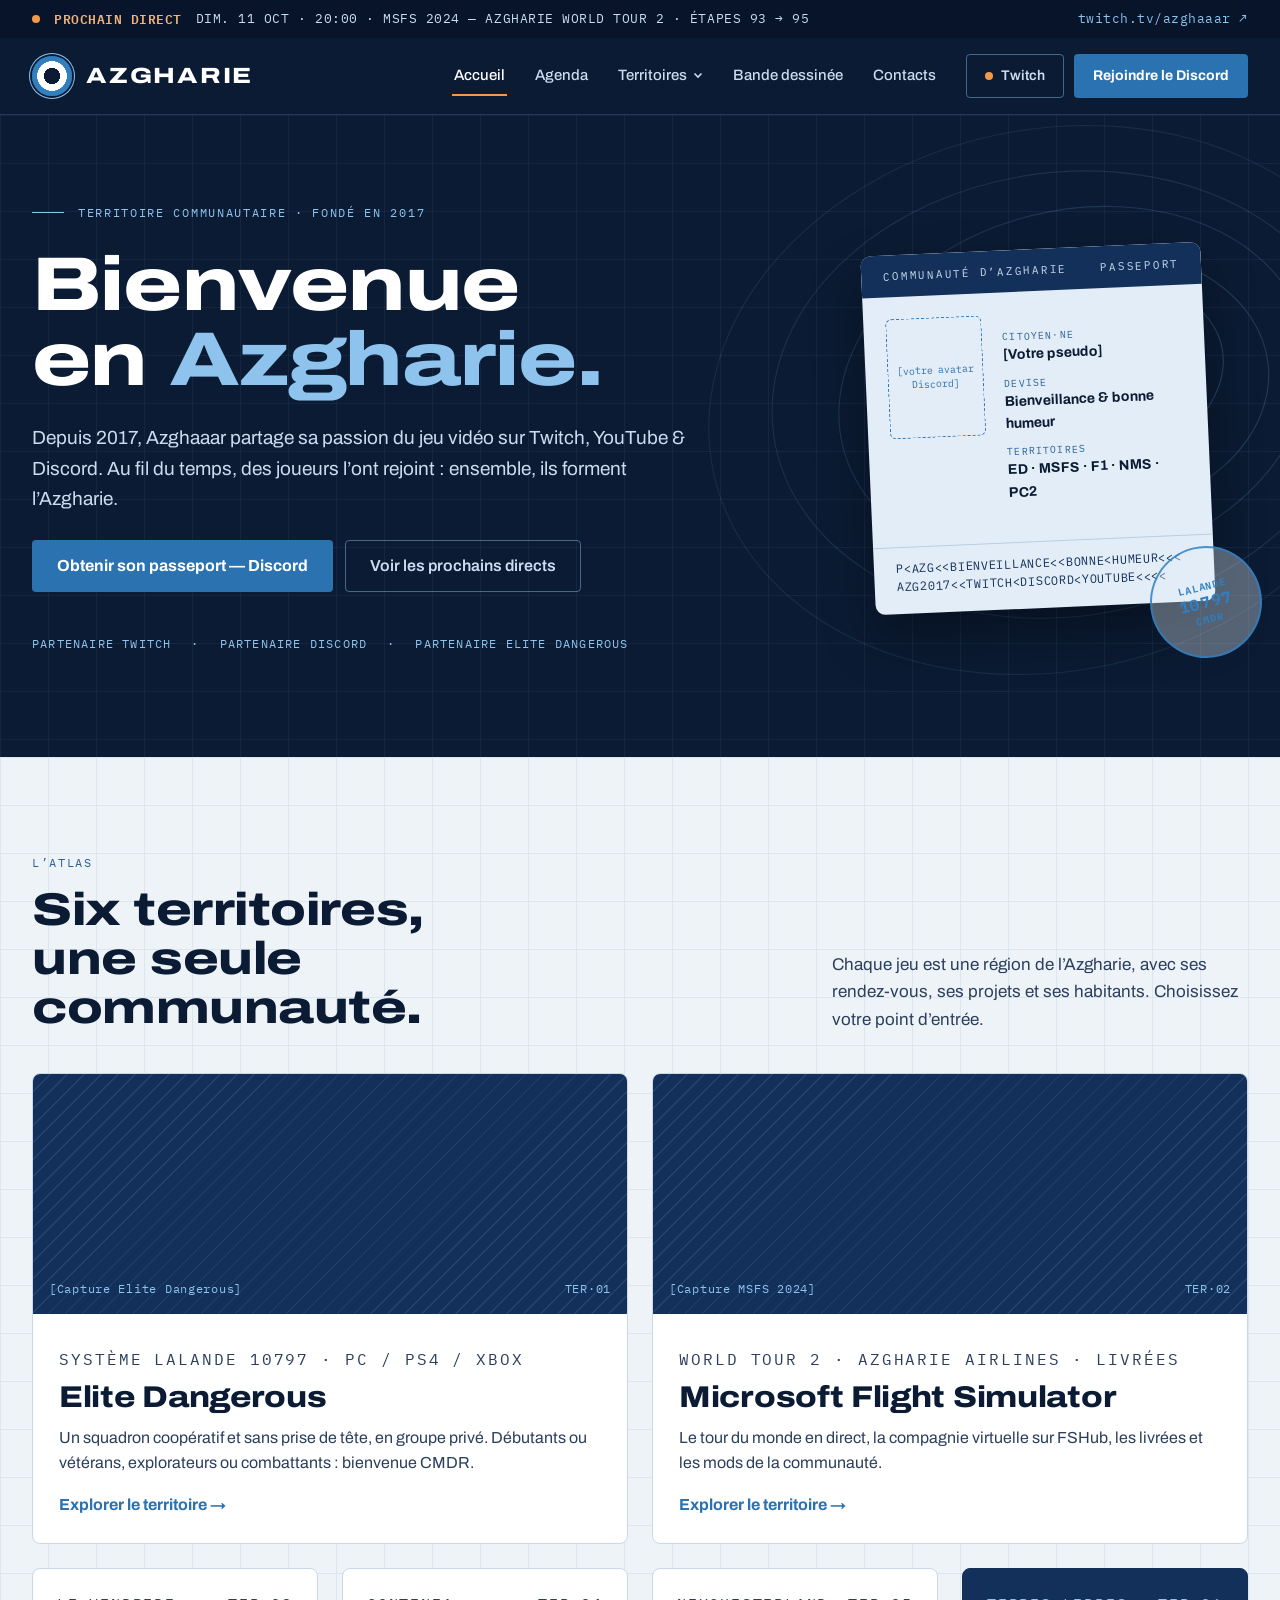
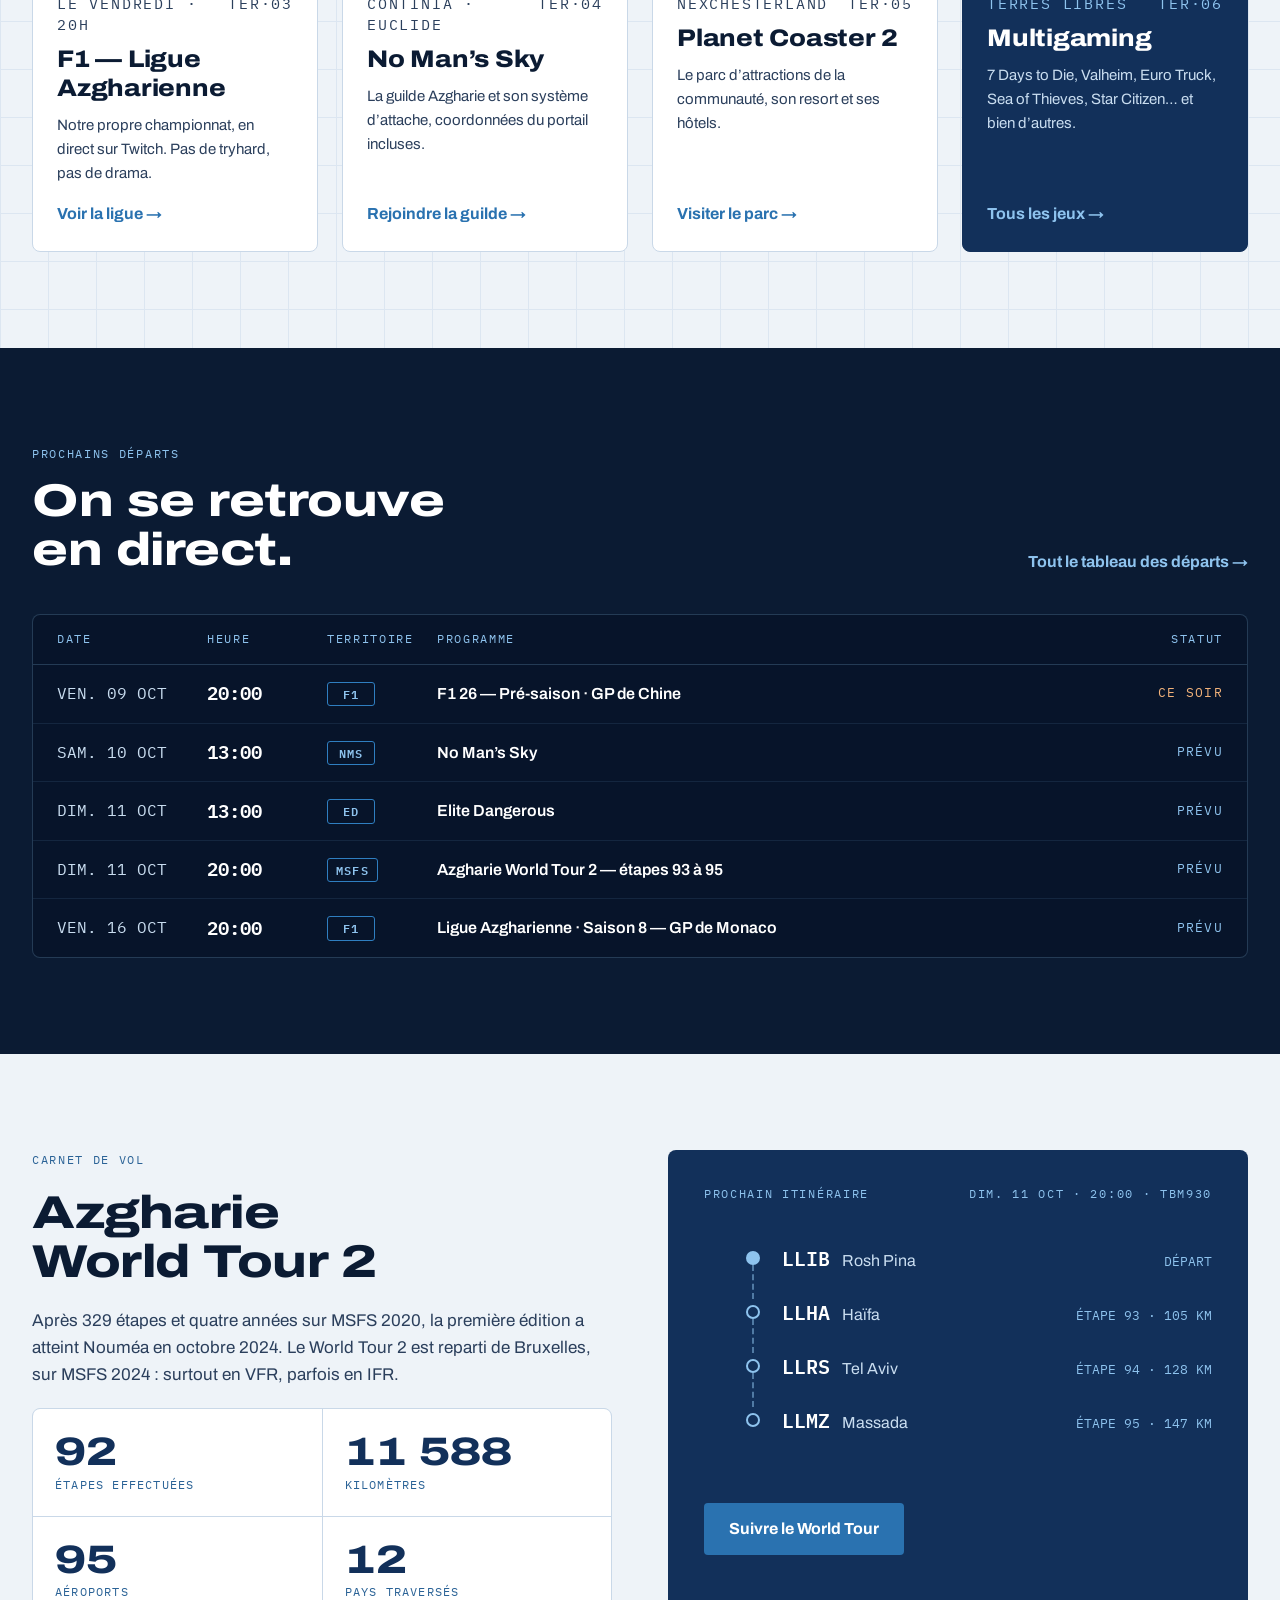
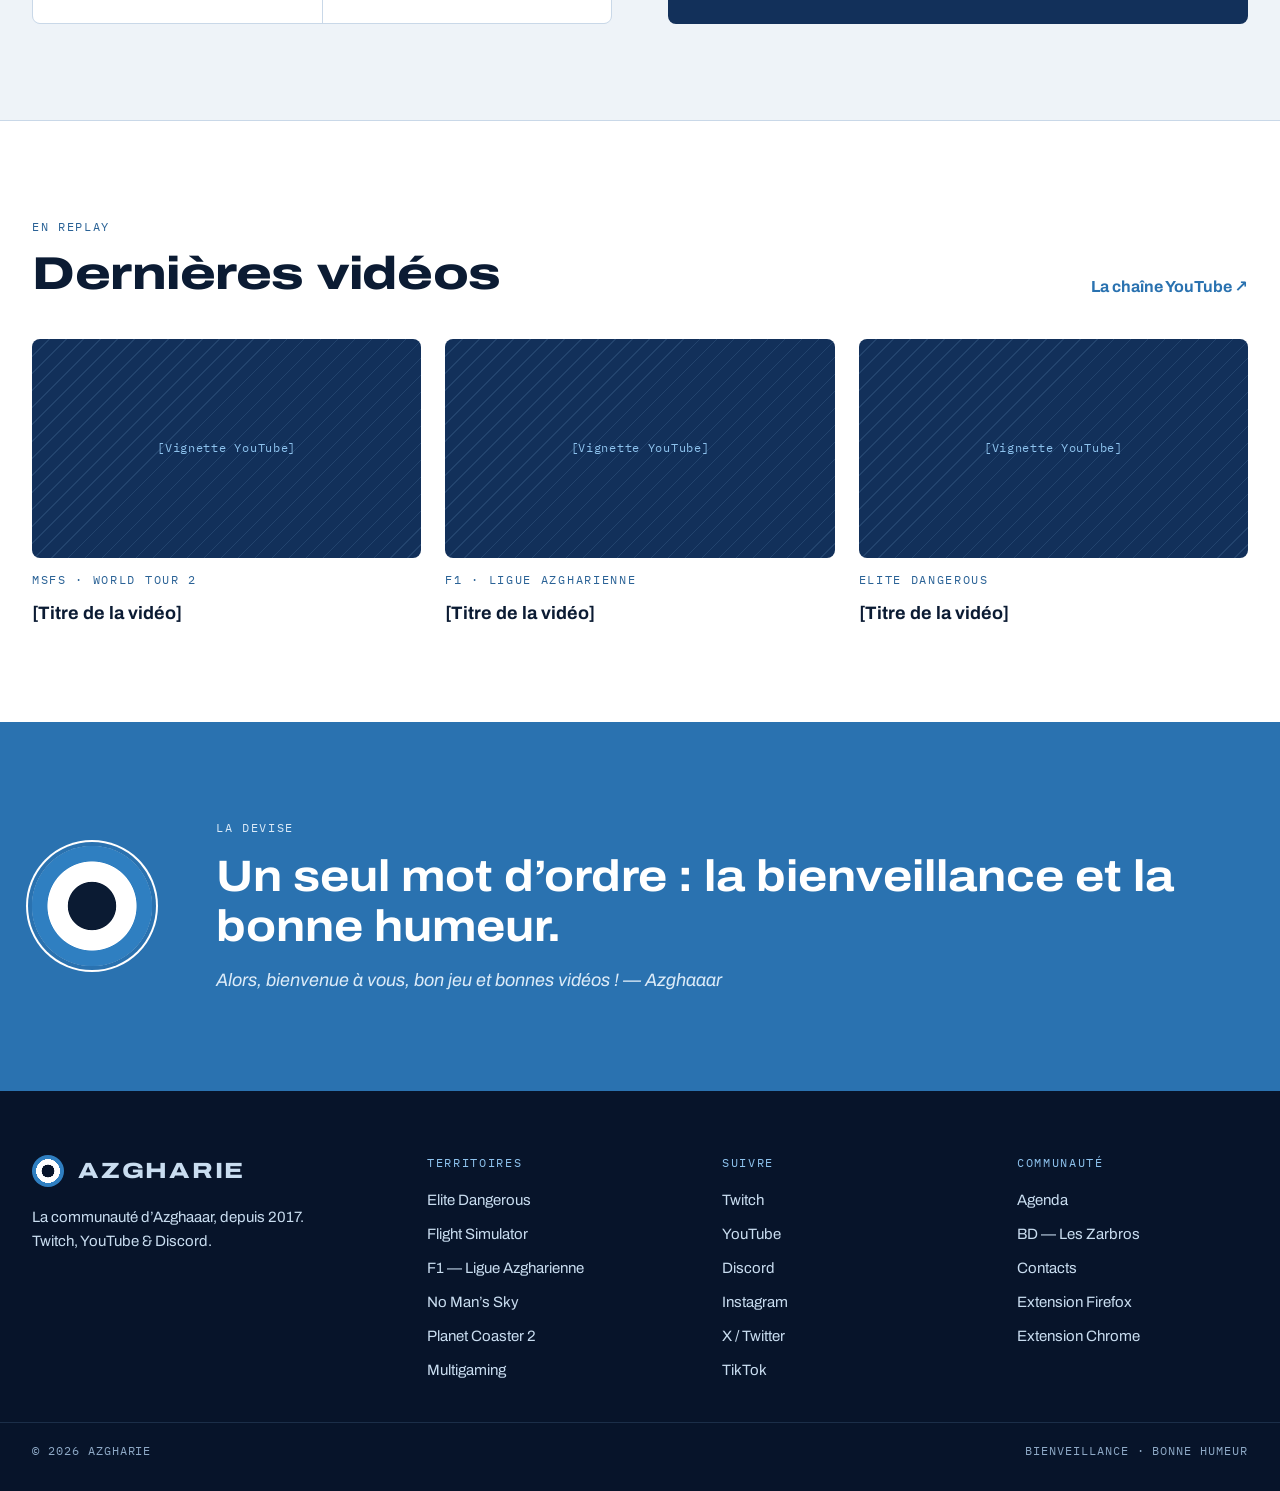
<file: index.html>
<!doctype html>
<html lang="fr">
<head>
<meta charset="utf-8">
<meta name="viewport" content="width=device-width, initial-scale=1, viewport-fit=cover">
<title>Azgharie — la communauté d’Azghaaar</title>
<meta name="description" content="Bienvenue en Azgharie : la communauté d’Azghaaar sur Twitch, YouTube et Discord depuis 2017.">
<meta name="theme-color" content="#0B1B33">
<meta name="robots" content="noindex, nofollow">
<link rel="icon" href="assets/img/cocarde.svg" type="image/svg+xml">
<link rel="preconnect" href="https://fonts.googleapis.com">
<link rel="preconnect" href="https://fonts.gstatic.com" crossorigin>
<link rel="stylesheet" href="https://fonts.googleapis.com/css2?family=Archivo:ital,wdth,wght@0,62..125,300..900;1,62..125,300..900&amp;family=IBM+Plex+Mono:wght@400;500;600&amp;display=swap">
<link rel="stylesheet" href="assets/css/style.css">
</head>
<body>
<a class="skip-link" href="#contenu">Aller au contenu</a>

<div class="strip">
  <div class="wrap">
    <p class="strip__info"><span class="live-dot" aria-hidden="true"></span><span class="strip__label">PROCHAIN DIRECT</span><span>DIM. 11 OCT · 20:00 · MSFS 2024 — AZGHARIE WORLD TOUR 2 · ÉTAPES 93 → 95</span></p>
    <a href="https://www.twitch.tv/azghaaar" target="_blank" rel="noopener">twitch.tv/azghaaar ↗</a>
  </div>
</div>

<header class="site-header">
  <div class="wrap">
    <a class="brand" href="index.html" aria-label="Azgharie — accueil">
      <span class="cocarde" aria-hidden="true"></span>
      <span class="brand__name">AZGHARIE</span>
    </a>
    <button class="nav-toggle" type="button" aria-expanded="false" aria-controls="site-nav" aria-label="Ouvrir le menu"><svg viewBox="0 0 20 20" aria-hidden="true" fill="none" stroke="currentColor" stroke-width="1.8" stroke-linecap="round"><path d="M3 5.5h14M3 10h14M3 14.5h9"/></svg></button>
    <nav class="nav" id="site-nav" aria-label="Navigation principale">
      <ul class="nav__list">
        <li><a class="nav__link" href="index.html" aria-current="page">Accueil</a></li>
        <li><a class="nav__link" href="agenda.html">Agenda</a></li>
        <li class="has-menu">
          <button class="nav__link" type="button" data-menu-toggle aria-expanded="false" aria-controls="menu-territoires">Territoires <svg class="nav__chevron" viewBox="0 0 10 10" aria-hidden="true" fill="none" stroke="currentColor" stroke-width="1.6"><path d="M1.5 3.5 5 7l3.5-3.5"/></svg></button>
          <ul class="menu" id="menu-territoires" hidden>
<li><a href="elite-dangerous.html"><span class="menu__code">TER·01</span><span class="menu__name">Elite Dangerous</span><span class="menu__sub">Squadron · Lalande 10797</span></a></li>
<li><a href="flight-simulator.html"><span class="menu__code">TER·02</span><span class="menu__name">Flight Simulator</span><span class="menu__sub">World Tour 2 · Azgharie Airlines</span></a></li>
<li><a href="f1.html"><span class="menu__code">TER·03</span><span class="menu__name">F1 — Ligue Azgharienne</span><span class="menu__sub">Le vendredi à 20h</span></a></li>
<li><a href="no-mans-sky.html"><span class="menu__code">TER·04</span><span class="menu__name">No Man’s Sky</span><span class="menu__sub">Guilde · Continia, Euclide</span></a></li>
<li><a href="planet-coaster-2.html"><span class="menu__code">TER·05</span><span class="menu__name">Planet Coaster 2</span><span class="menu__sub">NexChesterLand</span></a></li>
<li><a href="multigaming.html"><span class="menu__code">TER·06</span><span class="menu__name">Multigaming</span><span class="menu__sub">Survie, simulation & plus</span></a></li>
          </ul>
        </li>
        <li><a class="nav__link" href="elite-dangerous.html#zarbros">Bande dessinée</a></li>
        <li><a class="nav__link" href="contacts.html">Contacts</a></li>
      </ul>
      <div class="nav__actions">
        <a class="btn btn--ghost" href="https://www.twitch.tv/azghaaar" target="_blank" rel="noopener"><span class="live-dot" aria-hidden="true"></span>Twitch</a>
        <a class="btn btn--primary" href="https://discord.gg/azgharie" target="_blank" rel="noopener">Rejoindre le Discord</a>
      </div>
    </nav>
  </div>
</header>

<main id="contenu">

<section class="hero grid-night" aria-labelledby="titre-accueil">
  <svg class="hero__contours" aria-hidden="true" viewBox="0 0 700 600" fill="none" stroke="#8EC3EE" stroke-width="1">
  <ellipse cx="380" cy="300" rx="320" ry="250" stroke-opacity=".10" transform="rotate(-12 380 300)"/>
  <ellipse cx="390" cy="295" rx="270" ry="205" stroke-opacity=".13" transform="rotate(-8 390 295)"/>
  <ellipse cx="400" cy="290" rx="220" ry="165" stroke-opacity=".16" transform="rotate(-14 400 290)"/>
  <ellipse cx="410" cy="285" rx="170" ry="125" stroke-opacity=".19" transform="rotate(-6 410 285)"/>
  <ellipse cx="420" cy="280" rx="120" ry="85" stroke-opacity=".22" transform="rotate(-16 420 280)"/>
  <ellipse cx="428" cy="276" rx="70" ry="48" stroke-opacity=".26" transform="rotate(-4 428 276)"/>
</svg>
  <div class="wrap">
    <div class="hero__text">
      <p class="eyebrow eyebrow--rule">Territoire communautaire · fondé en 2017</p>
      <h1 class="display h1" id="titre-accueil">Bienvenue<br>en <span class="accent">Azgharie.</span></h1>
      <p class="lead">Depuis 2017, Azghaaar partage sa passion du jeu vidéo sur Twitch, YouTube &amp; Discord. Au fil du temps, des joueurs l’ont rejoint : ensemble, ils forment l’Azgharie.</p>
      <div class="btn-row">
        <a class="btn btn--primary btn--lg" href="https://discord.gg/azgharie" target="_blank" rel="noopener">Obtenir son passeport — Discord</a>
        <a class="btn btn--ghost btn--lg" href="agenda.html">Voir les prochains directs</a>
      </div>
      <p class="hero__partners"><span>PARTENAIRE TWITCH</span><span aria-hidden="true">·</span><span>PARTENAIRE DISCORD</span><span aria-hidden="true">·</span><span>PARTENAIRE ELITE DANGEROUS</span></p>
    </div>

    <div class="passport-wrap">
      <figure class="passport" aria-label="Passeport azgharien">
        <div class="passport__head"><span>COMMUNAUTÉ D’AZGHARIE</span><span>PASSEPORT</span></div>
        <div class="passport__body">
          <div class="passport__photo">[votre avatar Discord]</div>
          <dl class="passport__fields">
            <div><dt>CITOYEN·NE</dt><dd>[Votre pseudo]</dd></div>
            <div><dt>DEVISE</dt><dd>Bienveillance &amp; bonne humeur</dd></div>
            <div><dt>TERRITOIRES</dt><dd>ED · MSFS · F1 · NMS · PC2</dd></div>
          </dl>
        </div>
        <p class="passport__mrz" aria-hidden="true">P&lt;AZG&lt;&lt;BIENVEILLANCE&lt;&lt;BONNE&lt;HUMEUR&lt;&lt;&lt;<br>AZG2017&lt;&lt;TWITCH&lt;DISCORD&lt;YOUTUBE&lt;&lt;&lt;&lt;</p>
      </figure>
      <div class="stamp" aria-hidden="true"><span>LALANDE</span><strong>10797</strong><span>CMDR</span></div>
    </div>
  </div>
</section>

<section class="section grid-paper" id="territoires" aria-labelledby="titre-territoires">
  <div class="wrap">
    <div class="section-head">
      <div>
        <p class="eyebrow">L’Atlas</p>
        <h2 class="display h2" id="titre-territoires">Six territoires,<br>une seule communauté.</h2>
      </div>
      <p class="lead">Chaque jeu est une région de l’Azgharie, avec ses rendez-vous, ses projets et ses habitants. Choisissez votre point d’entrée.</p>
    </div>

    <div class="territories">
      <a class="territory territory--wide" href="elite-dangerous.html">
        <!-- IMAGE : capture Elite Dangerous (1200×480), remplacer ce bloc par <img class="media" src="…" alt="" height="240"> -->
        <div class="ph ph--cover"><span>[Capture Elite Dangerous]</span><span>TER·01</span></div>
        <div class="territory__body">
          <p class="territory__meta"><span>SYSTÈME LALANDE 10797 · PC / PS4 / XBOX</span></p>
          <h3 class="display h3">Elite Dangerous</h3>
          <p>Un squadron coopératif et sans prise de tête, en groupe privé. Débutants ou vétérans, explorateurs ou combattants : bienvenue CMDR.</p>
          <span class="territory__cta">Explorer le territoire →</span>
        </div>
      </a>

      <a class="territory territory--wide" href="flight-simulator.html">
        <!-- IMAGE : capture MSFS 2024 (1200×480) -->
        <div class="ph ph--cover"><span>[Capture MSFS 2024]</span><span>TER·02</span></div>
        <div class="territory__body">
          <p class="territory__meta"><span>WORLD TOUR 2 · AZGHARIE AIRLINES · LIVRÉES</span></p>
          <h3 class="display h3">Microsoft Flight Simulator</h3>
          <p>Le tour du monde en direct, la compagnie virtuelle sur FSHub, les livrées et les mods de la communauté.</p>
          <span class="territory__cta">Explorer le territoire →</span>
        </div>
      </a>

      <a class="territory" href="f1.html">
        <p class="territory__meta"><span>LE VENDREDI · 20H</span><span>TER·03</span></p>
        <h3 class="display h4">F1 — Ligue Azgharienne</h3>
        <p>Notre propre championnat, en direct sur Twitch. Pas de tryhard, pas de drama.</p>
        <span class="territory__cta">Voir la ligue →</span>
      </a>

      <a class="territory" href="no-mans-sky.html">
        <p class="territory__meta"><span>CONTINIA · EUCLIDE</span><span>TER·04</span></p>
        <h3 class="display h4">No Man’s Sky</h3>
        <p>La guilde Azgharie et son système d’attache, coordonnées du portail incluses.</p>
        <span class="territory__cta">Rejoindre la guilde →</span>
      </a>

      <a class="territory" href="planet-coaster-2.html">
        <p class="territory__meta"><span>NEXCHESTERLAND</span><span>TER·05</span></p>
        <h3 class="display h4">Planet Coaster 2</h3>
        <p>Le parc d’attractions de la communauté, son resort et ses hôtels.</p>
        <span class="territory__cta">Visiter le parc →</span>
      </a>

      <a class="territory territory--dark" href="multigaming.html">
        <p class="territory__meta"><span>TERRES LIBRES</span><span>TER·06</span></p>
        <h3 class="display h4">Multigaming</h3>
        <p>7 Days to Die, Valheim, Euro Truck, Sea of Thieves, Star Citizen… et bien d’autres.</p>
        <span class="territory__cta">Tous les jeux →</span>
      </a>
    </div>
  </div>
</section>

<section class="section section--dark" aria-labelledby="titre-departs">
  <div class="wrap">
    <div class="section-head">
      <div>
        <p class="eyebrow">Prochains départs</p>
        <h2 class="display h2" id="titre-departs">On se retrouve en direct.</h2>
      </div>
      <a class="link-arrow" href="agenda.html">Tout le tableau des départs →</a>
    </div>
    <!-- DONNÉES : 5 prochains événements de l'agenda -->
    <div class="board" role="table" aria-label="Prochains directs">
      <div class="board__head" role="row">
        <span role="columnheader">DATE</span><span role="columnheader">HEURE</span><span role="columnheader">TERRITOIRE</span><span role="columnheader">PROGRAMME</span><span role="columnheader" style="text-align:right">STATUT</span>
      </div>
      <div class="board__row" role="row">
        <span class="board__date" role="cell">VEN. 09 OCT</span>
        <span class="board__time" role="cell">20:00</span>
        <span class="board__tag" role="cell"><span class="tag">F1</span></span>
        <span class="board__title" role="cell">F1 26 — Pré-saison · GP de Chine</span>
        <span class="board__status is-today" role="cell">CE SOIR</span>
      </div>
      <div class="board__row" role="row">
        <span class="board__date" role="cell">SAM. 10 OCT</span>
        <span class="board__time" role="cell">13:00</span>
        <span class="board__tag" role="cell"><span class="tag">NMS</span></span>
        <span class="board__title" role="cell">No Man’s Sky</span>
        <span class="board__status" role="cell">PRÉVU</span>
      </div>
      <div class="board__row" role="row">
        <span class="board__date" role="cell">DIM. 11 OCT</span>
        <span class="board__time" role="cell">13:00</span>
        <span class="board__tag" role="cell"><span class="tag">ED</span></span>
        <span class="board__title" role="cell">Elite Dangerous</span>
        <span class="board__status" role="cell">PRÉVU</span>
      </div>
      <div class="board__row" role="row">
        <span class="board__date" role="cell">DIM. 11 OCT</span>
        <span class="board__time" role="cell">20:00</span>
        <span class="board__tag" role="cell"><span class="tag">MSFS</span></span>
        <span class="board__title" role="cell">Azgharie World Tour 2 — étapes 93 à 95</span>
        <span class="board__status" role="cell">PRÉVU</span>
      </div>
      <div class="board__row" role="row">
        <span class="board__date" role="cell">VEN. 16 OCT</span>
        <span class="board__time" role="cell">20:00</span>
        <span class="board__tag" role="cell"><span class="tag">F1</span></span>
        <span class="board__title" role="cell">Ligue Azgharienne · Saison 8 — GP de Monaco</span>
        <span class="board__status" role="cell">PRÉVU</span>
      </div>
    </div>
  </div>
</section>

<section class="section section--paper" aria-labelledby="titre-wt">
  <div class="wrap split">
    <div style="display:flex;flex-direction:column;gap:20px">
      <p class="eyebrow">Carnet de vol</p>
      <h2 class="display h2" id="titre-wt">Azgharie<br>World Tour 2</h2>
      <p class="lead" style="font-size:17px">Après 329 étapes et quatre années sur MSFS 2020, la première édition a atteint Nouméa en octobre 2024. Le World Tour 2 est reparti de Bruxelles, sur MSFS 2024 : surtout en VFR, parfois en IFR.</p>
      <!-- DONNÉES : compteurs du World Tour (mis à jour après chaque étape) -->
      <div class="stats">
<div class="stat"><span class="stat__value">92</span><span class="stat__label">Étapes effectuées</span></div>
<div class="stat"><span class="stat__value">11 588</span><span class="stat__label">Kilomètres</span></div>
<div class="stat"><span class="stat__value">95</span><span class="stat__label">Aéroports</span></div>
<div class="stat"><span class="stat__value">12</span><span class="stat__label">Pays traversés</span></div>
</div>
    </div>
    <div class="panel">
      <p class="panel__head"><span>PROCHAIN ITINÉRAIRE</span><span>DIM. 11 OCT · 20:00 · TBM930</span></p>
      <ol class="route">
        <li>
          <span class="route__rail" aria-hidden="true"><span class="route__dot"></span><span class="route__line"></span></span>
          <div class="route__body"><span><span class="route__icao">LLIB</span><span class="route__city">Rosh Pina</span></span><span class="route__info">DÉPART</span></div>
        </li>
        <li>
          <span class="route__rail" aria-hidden="true"><span class="route__dot"></span><span class="route__line"></span></span>
          <div class="route__body"><span><span class="route__icao">LLHA</span><span class="route__city">Haïfa</span></span><span class="route__info">ÉTAPE 93 · 105 KM</span></div>
        </li>
        <li>
          <span class="route__rail" aria-hidden="true"><span class="route__dot"></span><span class="route__line"></span></span>
          <div class="route__body"><span><span class="route__icao">LLRS</span><span class="route__city">Tel Aviv</span></span><span class="route__info">ÉTAPE 94 · 128 KM</span></div>
        </li>
        <li>
          <span class="route__rail" aria-hidden="true"><span class="route__dot"></span><span class="route__line"></span></span>
          <div class="route__body"><span><span class="route__icao">LLMZ</span><span class="route__city">Massada</span></span><span class="route__info">ÉTAPE 95 · 147 KM</span></div>
        </li>
      </ol>
      <a class="btn btn--primary btn--lg" href="flight-simulator.html#world-tour">Suivre le World Tour</a>
    </div>
  </div>
</section>

<section class="section section--white" aria-labelledby="titre-videos">
  <div class="wrap">
    <div class="section-head">
      <div>
        <p class="eyebrow">En replay</p>
        <h2 class="display h2" id="titre-videos">Dernières vidéos</h2>
      </div>
      <a class="link-arrow" href="https://www.youtube.com/@azghaaar" target="_blank" rel="noopener">La chaîne YouTube ↗</a>
    </div>
    <!-- DONNÉES : brancher ici le flux des 3 dernières vidéos YouTube (vignette, titre, lien) -->
    <div class="videos">
      <a class="video" href="https://www.youtube.com/@azghaaar" target="_blank" rel="noopener"><div class="ph ph--16x9">[Vignette YouTube]</div><span class="eyebrow">MSFS · WORLD TOUR 2</span><span class="video__title">[Titre de la vidéo]</span></a>
      <a class="video" href="https://www.youtube.com/@azghaaar" target="_blank" rel="noopener"><div class="ph ph--16x9">[Vignette YouTube]</div><span class="eyebrow">F1 · LIGUE AZGHARIENNE</span><span class="video__title">[Titre de la vidéo]</span></a>
      <a class="video" href="https://www.youtube.com/@azghaaar" target="_blank" rel="noopener"><div class="ph ph--16x9">[Vignette YouTube]</div><span class="eyebrow">ELITE DANGEROUS</span><span class="video__title">[Titre de la vidéo]</span></a>
    </div>
  </div>
</section>

<section class="section section--azur motto" aria-label="La devise">
  <div class="wrap">
    <span class="cocarde" aria-hidden="true"></span>
    <div class="motto__text">
      <p class="eyebrow">La devise</p>
      <p class="motto__quote">Un seul mot d’ordre : la bienveillance et la bonne humeur.</p>
      <p class="motto__sign">Alors, bienvenue à vous, bon jeu et bonnes vidéos ! — Azghaaar</p>
    </div>
  </div>
</section>

</main>

<footer class="site-footer">
  <div class="wrap site-footer__grid">
    <div class="site-footer__brand">
      <a class="brand" href="index.html"><span class="cocarde" aria-hidden="true"></span><span class="brand__name">AZGHARIE</span></a>
      <p>La communauté d’Azghaaar, depuis 2017. Twitch, YouTube &amp; Discord.</p>
    </div>
    <div class="site-footer__col">
      <h2>TERRITOIRES</h2>
<a href="elite-dangerous.html">Elite Dangerous</a>
<a href="flight-simulator.html">Flight Simulator</a>
<a href="f1.html">F1 — Ligue Azgharienne</a>
<a href="no-mans-sky.html">No Man’s Sky</a>
<a href="planet-coaster-2.html">Planet Coaster 2</a>
<a href="multigaming.html">Multigaming</a>
    </div>
    <div class="site-footer__col">
      <h2>SUIVRE</h2>
      <a href="https://www.twitch.tv/azghaaar" target="_blank" rel="noopener">Twitch</a>
      <a href="https://www.youtube.com/@azghaaar" target="_blank" rel="noopener">YouTube</a>
      <a href="https://discord.gg/azgharie" target="_blank" rel="noopener">Discord</a>
      <a href="https://www.instagram.com/azghaaar/" target="_blank" rel="noopener">Instagram</a>
      <a href="https://twitter.com/AzghaaarGaming" target="_blank" rel="noopener">X / Twitter</a>
      <a href="https://www.tiktok.com/@azghaaar" target="_blank" rel="noopener">TikTok</a>
    </div>
    <div class="site-footer__col">
      <h2>COMMUNAUTÉ</h2>
      <a href="agenda.html">Agenda</a>
      <a href="elite-dangerous.html#zarbros">BD — Les Zarbros</a>
      <a href="contacts.html">Contacts</a>
      <a href="https://addons.mozilla.org/fr/firefox/addon/azghaaar-twitch/" target="_blank" rel="noopener">Extension Firefox</a>
      <a href="https://chrome.google.com/webstore/detail/azghaaar-twitch/cglokalcninalaelnfeonnijfehmpaop" target="_blank" rel="noopener">Extension Chrome</a>
    </div>
  </div>
  <div class="wrap site-footer__bottom">
    <span>© 2026 AZGHARIE</span><span>BIENVEILLANCE · BONNE HUMEUR</span>
  </div>
</footer>

<script src="assets/js/main.js"></script>
</body>
</html>
</file>
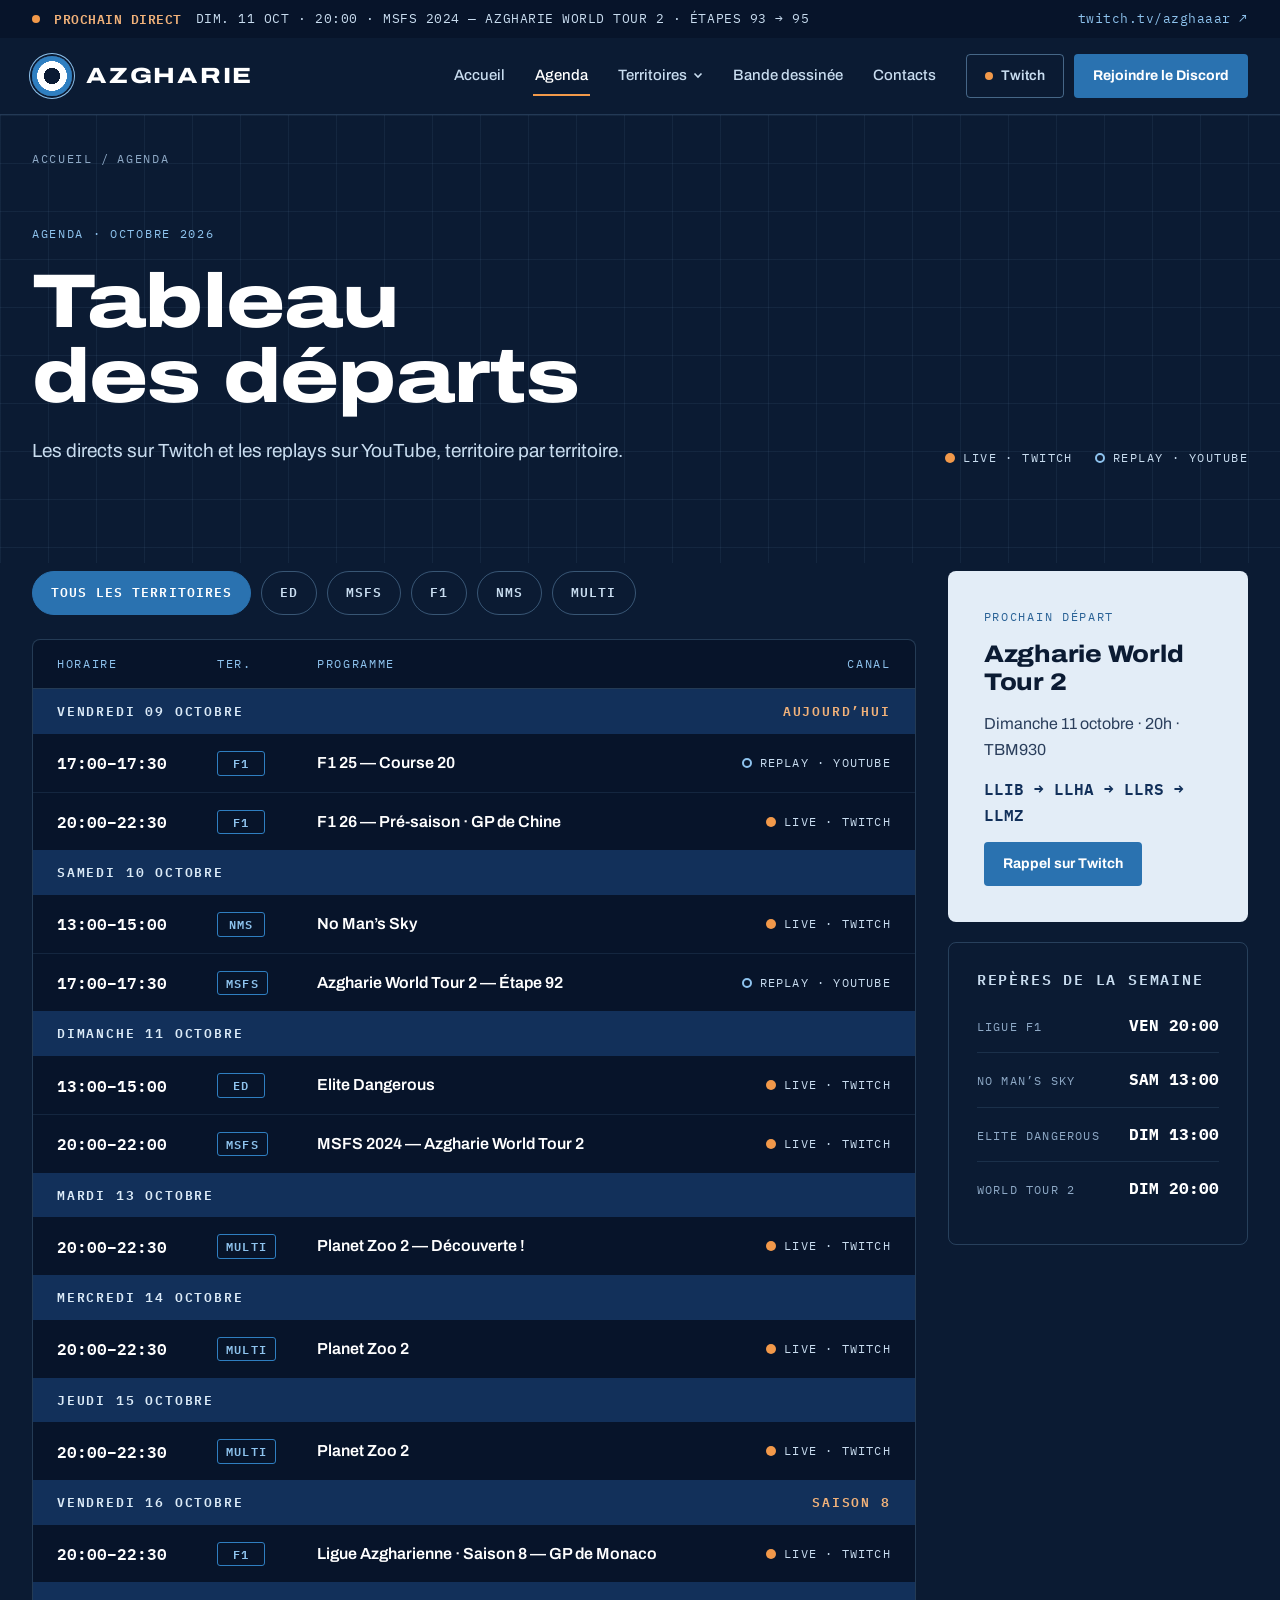
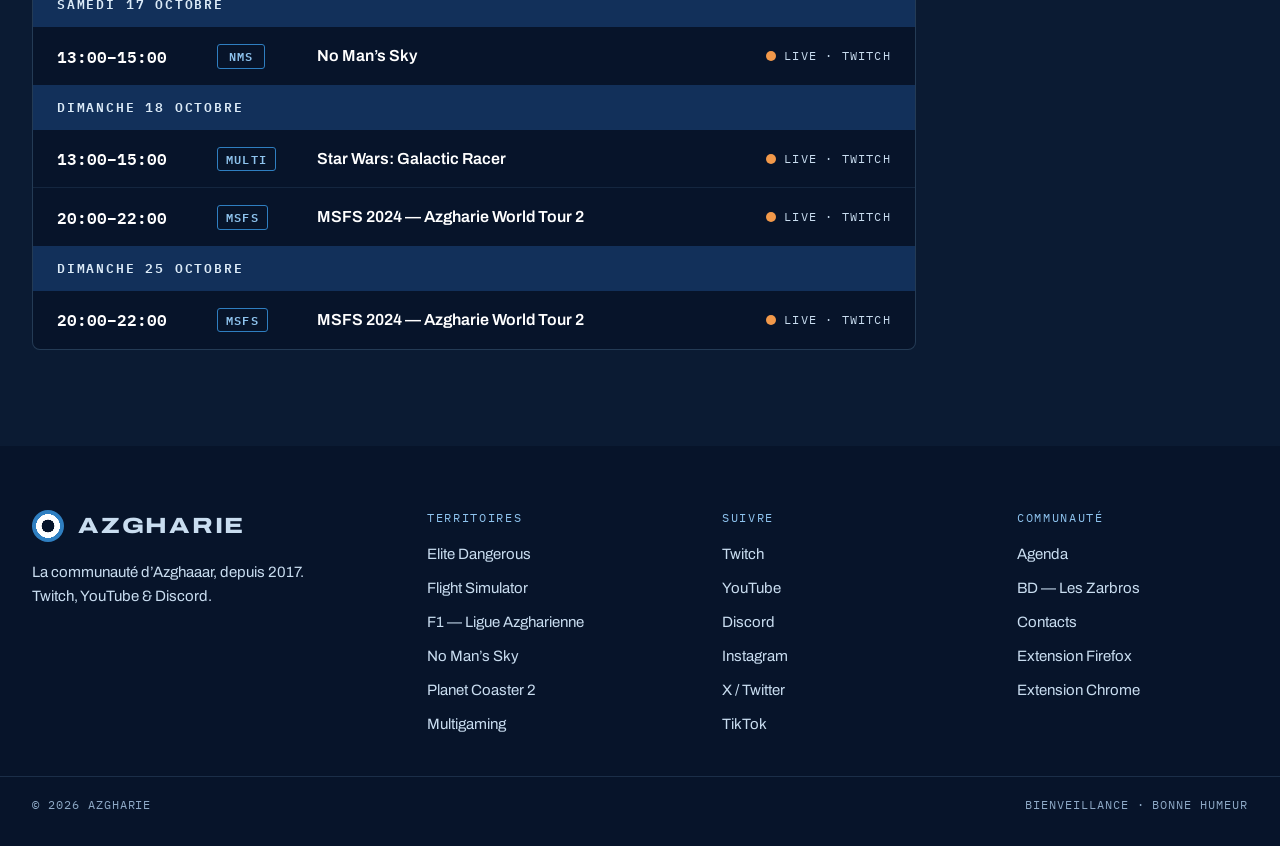
<file: agenda.html>
<!doctype html>
<html lang="fr">
<head>
<meta charset="utf-8">
<meta name="viewport" content="width=device-width, initial-scale=1, viewport-fit=cover">
<title>Agenda — Azgharie</title>
<meta name="description" content="Les prochains directs Twitch et replays YouTube de l’Azgharie.">
<meta name="theme-color" content="#0B1B33">
<meta name="robots" content="noindex, nofollow">
<link rel="icon" href="assets/img/cocarde.svg" type="image/svg+xml">
<link rel="preconnect" href="https://fonts.googleapis.com">
<link rel="preconnect" href="https://fonts.gstatic.com" crossorigin>
<link rel="stylesheet" href="https://fonts.googleapis.com/css2?family=Archivo:ital,wdth,wght@0,62..125,300..900;1,62..125,300..900&amp;family=IBM+Plex+Mono:wght@400;500;600&amp;display=swap">
<link rel="stylesheet" href="assets/css/style.css">
</head>
<body>
<a class="skip-link" href="#contenu">Aller au contenu</a>

<div class="strip">
  <div class="wrap">
    <p class="strip__info"><span class="live-dot" aria-hidden="true"></span><span class="strip__label">PROCHAIN DIRECT</span><span>DIM. 11 OCT · 20:00 · MSFS 2024 — AZGHARIE WORLD TOUR 2 · ÉTAPES 93 → 95</span></p>
    <a href="https://www.twitch.tv/azghaaar" target="_blank" rel="noopener">twitch.tv/azghaaar ↗</a>
  </div>
</div>

<header class="site-header">
  <div class="wrap">
    <a class="brand" href="index.html" aria-label="Azgharie — accueil">
      <span class="cocarde" aria-hidden="true"></span>
      <span class="brand__name">AZGHARIE</span>
    </a>
    <button class="nav-toggle" type="button" aria-expanded="false" aria-controls="site-nav" aria-label="Ouvrir le menu"><svg viewBox="0 0 20 20" aria-hidden="true" fill="none" stroke="currentColor" stroke-width="1.8" stroke-linecap="round"><path d="M3 5.5h14M3 10h14M3 14.5h9"/></svg></button>
    <nav class="nav" id="site-nav" aria-label="Navigation principale">
      <ul class="nav__list">
        <li><a class="nav__link" href="index.html">Accueil</a></li>
        <li><a class="nav__link" href="agenda.html" aria-current="page">Agenda</a></li>
        <li class="has-menu">
          <button class="nav__link" type="button" data-menu-toggle aria-expanded="false" aria-controls="menu-territoires">Territoires <svg class="nav__chevron" viewBox="0 0 10 10" aria-hidden="true" fill="none" stroke="currentColor" stroke-width="1.6"><path d="M1.5 3.5 5 7l3.5-3.5"/></svg></button>
          <ul class="menu" id="menu-territoires" hidden>
<li><a href="elite-dangerous.html"><span class="menu__code">TER·01</span><span class="menu__name">Elite Dangerous</span><span class="menu__sub">Squadron · Lalande 10797</span></a></li>
<li><a href="flight-simulator.html"><span class="menu__code">TER·02</span><span class="menu__name">Flight Simulator</span><span class="menu__sub">World Tour 2 · Azgharie Airlines</span></a></li>
<li><a href="f1.html"><span class="menu__code">TER·03</span><span class="menu__name">F1 — Ligue Azgharienne</span><span class="menu__sub">Le vendredi à 20h</span></a></li>
<li><a href="no-mans-sky.html"><span class="menu__code">TER·04</span><span class="menu__name">No Man’s Sky</span><span class="menu__sub">Guilde · Continia, Euclide</span></a></li>
<li><a href="planet-coaster-2.html"><span class="menu__code">TER·05</span><span class="menu__name">Planet Coaster 2</span><span class="menu__sub">NexChesterLand</span></a></li>
<li><a href="multigaming.html"><span class="menu__code">TER·06</span><span class="menu__name">Multigaming</span><span class="menu__sub">Survie, simulation & plus</span></a></li>
          </ul>
        </li>
        <li><a class="nav__link" href="elite-dangerous.html#zarbros">Bande dessinée</a></li>
        <li><a class="nav__link" href="contacts.html">Contacts</a></li>
      </ul>
      <div class="nav__actions">
        <a class="btn btn--ghost" href="https://www.twitch.tv/azghaaar" target="_blank" rel="noopener"><span class="live-dot" aria-hidden="true"></span>Twitch</a>
        <a class="btn btn--primary" href="https://discord.gg/azgharie" target="_blank" rel="noopener">Rejoindre le Discord</a>
      </div>
    </nav>
  </div>
</header>

<main id="contenu">

<section class="page-hero grid-night" aria-labelledby="titre-agenda">
  <div class="wrap">
    <nav class="breadcrumb" aria-label="Fil d’Ariane"><a href="index.html">ACCUEIL</a><span aria-hidden="true">/</span><span>AGENDA</span></nav>
    <div class="page-hero__grid" style="align-items:flex-end;justify-content:space-between">
      <div class="page-hero__text">
        <p class="eyebrow">Agenda · octobre 2026</p>
        <h1 class="display h1" id="titre-agenda">Tableau des départs</h1>
        <p class="lead">Les directs sur Twitch et les replays sur YouTube, territoire par territoire.</p>
      </div>
      <p class="legend"><span><span class="channel__dot channel__dot--live" aria-hidden="true"></span>LIVE · TWITCH</span><span><span class="channel__dot channel__dot--replay" aria-hidden="true"></span>REPLAY · YOUTUBE</span></p>
    </div>
  </div>
</section>

<section class="section section--dark" style="padding-top:8px">
  <div class="wrap split" style="gap:32px">
    <div style="flex:999 1 640px">
      <div class="filters" role="group" aria-label="Filtrer par territoire">
        <button class="chip" type="button" data-filter="tous" aria-pressed="true">TOUS LES TERRITOIRES</button><button class="chip" type="button" data-filter="ed" aria-pressed="false">ED</button><button class="chip" type="button" data-filter="msfs" aria-pressed="false">MSFS</button><button class="chip" type="button" data-filter="f1" aria-pressed="false">F1</button><button class="chip" type="button" data-filter="nms" aria-pressed="false">NMS</button><button class="chip" type="button" data-filter="multi" aria-pressed="false">MULTI</button>
      </div>
      <p class="sr-only" id="filter-status" aria-live="polite"></p>
      <!-- DONNÉES : à générer depuis le calendrier (une ligne = un événement, data-territoire = ed|msfs|f1|nms|pc2|multi) -->
      <div class="board board--agenda" role="table" aria-label="Agenda des directs et replays">
        <div class="board__head" role="row">
          <span role="columnheader">HORAIRE</span><span role="columnheader">TER.</span><span role="columnheader">PROGRAMME</span><span role="columnheader" style="text-align:right">CANAL</span>
        </div>
      <div role="rowgroup" data-day>
        <div class="board__day" role="row"><span role="rowheader">VENDREDI 09 OCTOBRE</span><em>AUJOURD’HUI</em></div>
        <div class="board__row" role="row" data-territoire="f1">
          <span class="board__time board__time--range" role="cell">17:00–17:30</span>
          <span class="board__tag" role="cell"><span class="tag">F1</span></span>
          <span class="board__title" role="cell">F1 25 — Course 20</span>
          <span class="channel" role="cell"><span class="channel__dot channel__dot--replay" aria-hidden="true"></span>REPLAY · YOUTUBE</span>
        </div>
        <div class="board__row" role="row" data-territoire="f1">
          <span class="board__time board__time--range" role="cell">20:00–22:30</span>
          <span class="board__tag" role="cell"><span class="tag">F1</span></span>
          <span class="board__title" role="cell">F1 26 — Pré-saison · GP de Chine</span>
          <span class="channel" role="cell"><span class="channel__dot channel__dot--live" aria-hidden="true"></span>LIVE · TWITCH</span>
        </div>
      </div>
      <div role="rowgroup" data-day>
        <div class="board__day" role="row"><span role="rowheader">SAMEDI 10 OCTOBRE</span></div>
        <div class="board__row" role="row" data-territoire="nms">
          <span class="board__time board__time--range" role="cell">13:00–15:00</span>
          <span class="board__tag" role="cell"><span class="tag">NMS</span></span>
          <span class="board__title" role="cell">No Man’s Sky</span>
          <span class="channel" role="cell"><span class="channel__dot channel__dot--live" aria-hidden="true"></span>LIVE · TWITCH</span>
        </div>
        <div class="board__row" role="row" data-territoire="msfs">
          <span class="board__time board__time--range" role="cell">17:00–17:30</span>
          <span class="board__tag" role="cell"><span class="tag">MSFS</span></span>
          <span class="board__title" role="cell">Azgharie World Tour 2 — Étape 92</span>
          <span class="channel" role="cell"><span class="channel__dot channel__dot--replay" aria-hidden="true"></span>REPLAY · YOUTUBE</span>
        </div>
      </div>
      <div role="rowgroup" data-day>
        <div class="board__day" role="row"><span role="rowheader">DIMANCHE 11 OCTOBRE</span></div>
        <div class="board__row" role="row" data-territoire="ed">
          <span class="board__time board__time--range" role="cell">13:00–15:00</span>
          <span class="board__tag" role="cell"><span class="tag">ED</span></span>
          <span class="board__title" role="cell">Elite Dangerous</span>
          <span class="channel" role="cell"><span class="channel__dot channel__dot--live" aria-hidden="true"></span>LIVE · TWITCH</span>
        </div>
        <div class="board__row" role="row" data-territoire="msfs">
          <span class="board__time board__time--range" role="cell">20:00–22:00</span>
          <span class="board__tag" role="cell"><span class="tag">MSFS</span></span>
          <span class="board__title" role="cell">MSFS 2024 — Azgharie World Tour 2</span>
          <span class="channel" role="cell"><span class="channel__dot channel__dot--live" aria-hidden="true"></span>LIVE · TWITCH</span>
        </div>
      </div>
      <div role="rowgroup" data-day>
        <div class="board__day" role="row"><span role="rowheader">MARDI 13 OCTOBRE</span></div>
        <div class="board__row" role="row" data-territoire="multi">
          <span class="board__time board__time--range" role="cell">20:00–22:30</span>
          <span class="board__tag" role="cell"><span class="tag">MULTI</span></span>
          <span class="board__title" role="cell">Planet Zoo 2 — Découverte !</span>
          <span class="channel" role="cell"><span class="channel__dot channel__dot--live" aria-hidden="true"></span>LIVE · TWITCH</span>
        </div>
      </div>
      <div role="rowgroup" data-day>
        <div class="board__day" role="row"><span role="rowheader">MERCREDI 14 OCTOBRE</span></div>
        <div class="board__row" role="row" data-territoire="multi">
          <span class="board__time board__time--range" role="cell">20:00–22:30</span>
          <span class="board__tag" role="cell"><span class="tag">MULTI</span></span>
          <span class="board__title" role="cell">Planet Zoo 2</span>
          <span class="channel" role="cell"><span class="channel__dot channel__dot--live" aria-hidden="true"></span>LIVE · TWITCH</span>
        </div>
      </div>
      <div role="rowgroup" data-day>
        <div class="board__day" role="row"><span role="rowheader">JEUDI 15 OCTOBRE</span></div>
        <div class="board__row" role="row" data-territoire="multi">
          <span class="board__time board__time--range" role="cell">20:00–22:30</span>
          <span class="board__tag" role="cell"><span class="tag">MULTI</span></span>
          <span class="board__title" role="cell">Planet Zoo 2</span>
          <span class="channel" role="cell"><span class="channel__dot channel__dot--live" aria-hidden="true"></span>LIVE · TWITCH</span>
        </div>
      </div>
      <div role="rowgroup" data-day>
        <div class="board__day" role="row"><span role="rowheader">VENDREDI 16 OCTOBRE</span><em>SAISON 8</em></div>
        <div class="board__row" role="row" data-territoire="f1">
          <span class="board__time board__time--range" role="cell">20:00–22:30</span>
          <span class="board__tag" role="cell"><span class="tag">F1</span></span>
          <span class="board__title" role="cell">Ligue Azgharienne · Saison 8 — GP de Monaco</span>
          <span class="channel" role="cell"><span class="channel__dot channel__dot--live" aria-hidden="true"></span>LIVE · TWITCH</span>
        </div>
      </div>
      <div role="rowgroup" data-day>
        <div class="board__day" role="row"><span role="rowheader">SAMEDI 17 OCTOBRE</span></div>
        <div class="board__row" role="row" data-territoire="nms">
          <span class="board__time board__time--range" role="cell">13:00–15:00</span>
          <span class="board__tag" role="cell"><span class="tag">NMS</span></span>
          <span class="board__title" role="cell">No Man’s Sky</span>
          <span class="channel" role="cell"><span class="channel__dot channel__dot--live" aria-hidden="true"></span>LIVE · TWITCH</span>
        </div>
      </div>
      <div role="rowgroup" data-day>
        <div class="board__day" role="row"><span role="rowheader">DIMANCHE 18 OCTOBRE</span></div>
        <div class="board__row" role="row" data-territoire="multi">
          <span class="board__time board__time--range" role="cell">13:00–15:00</span>
          <span class="board__tag" role="cell"><span class="tag">MULTI</span></span>
          <span class="board__title" role="cell">Star Wars: Galactic Racer</span>
          <span class="channel" role="cell"><span class="channel__dot channel__dot--live" aria-hidden="true"></span>LIVE · TWITCH</span>
        </div>
        <div class="board__row" role="row" data-territoire="msfs">
          <span class="board__time board__time--range" role="cell">20:00–22:00</span>
          <span class="board__tag" role="cell"><span class="tag">MSFS</span></span>
          <span class="board__title" role="cell">MSFS 2024 — Azgharie World Tour 2</span>
          <span class="channel" role="cell"><span class="channel__dot channel__dot--live" aria-hidden="true"></span>LIVE · TWITCH</span>
        </div>
      </div>
      <div role="rowgroup" data-day>
        <div class="board__day" role="row"><span role="rowheader">DIMANCHE 25 OCTOBRE</span></div>
        <div class="board__row" role="row" data-territoire="msfs">
          <span class="board__time board__time--range" role="cell">20:00–22:00</span>
          <span class="board__tag" role="cell"><span class="tag">MSFS</span></span>
          <span class="board__title" role="cell">MSFS 2024 — Azgharie World Tour 2</span>
          <span class="channel" role="cell"><span class="channel__dot channel__dot--live" aria-hidden="true"></span>LIVE · TWITCH</span>
        </div>
      </div>
        <p class="board__empty" data-empty hidden>Aucun rendez-vous prévu pour ce territoire ce mois-ci.</p>
      </div>
    </div>

    <aside style="flex:1 1 300px;display:flex;flex-direction:column;gap:20px" aria-label="À retenir">
      <div class="panel" style="background:var(--passeport);color:var(--nuit);gap:14px">
        <p class="eyebrow" style="color:var(--label)">Prochain départ</p>
        <p class="display h4">Azgharie World Tour 2</p>
        <p style="color:var(--texte-2)">Dimanche 11 octobre · 20h · TBM930</p>
        <p class="mono" style="font-weight:600;color:var(--encre)">LLIB → LLHA → LLRS → LLMZ</p>
        <a class="btn btn--primary" href="https://www.twitch.tv/azghaaar" target="_blank" rel="noopener">Rappel sur Twitch</a>
      </div>
      <div class="tile">
        <p class="tile__mark">REPÈRES DE LA SEMAINE</p>
        <div class="factsheet" style="background:none;border:0;flex:none">
          <dl style="padding:0;margin:0">
            <div><dt>Ligue F1</dt><dd class="mono">VEN 20:00</dd></div>
            <div><dt>No Man’s Sky</dt><dd class="mono">SAM 13:00</dd></div>
            <div><dt>Elite Dangerous</dt><dd class="mono">DIM 13:00</dd></div>
            <div><dt>World Tour 2</dt><dd class="mono">DIM 20:00</dd></div>
          </dl>
        </div>
      </div>
    </aside>
  </div>
</section>

</main>

<footer class="site-footer">
  <div class="wrap site-footer__grid">
    <div class="site-footer__brand">
      <a class="brand" href="index.html"><span class="cocarde" aria-hidden="true"></span><span class="brand__name">AZGHARIE</span></a>
      <p>La communauté d’Azghaaar, depuis 2017. Twitch, YouTube &amp; Discord.</p>
    </div>
    <div class="site-footer__col">
      <h2>TERRITOIRES</h2>
<a href="elite-dangerous.html">Elite Dangerous</a>
<a href="flight-simulator.html">Flight Simulator</a>
<a href="f1.html">F1 — Ligue Azgharienne</a>
<a href="no-mans-sky.html">No Man’s Sky</a>
<a href="planet-coaster-2.html">Planet Coaster 2</a>
<a href="multigaming.html">Multigaming</a>
    </div>
    <div class="site-footer__col">
      <h2>SUIVRE</h2>
      <a href="https://www.twitch.tv/azghaaar" target="_blank" rel="noopener">Twitch</a>
      <a href="https://www.youtube.com/@azghaaar" target="_blank" rel="noopener">YouTube</a>
      <a href="https://discord.gg/azgharie" target="_blank" rel="noopener">Discord</a>
      <a href="https://www.instagram.com/azghaaar/" target="_blank" rel="noopener">Instagram</a>
      <a href="https://twitter.com/AzghaaarGaming" target="_blank" rel="noopener">X / Twitter</a>
      <a href="https://www.tiktok.com/@azghaaar" target="_blank" rel="noopener">TikTok</a>
    </div>
    <div class="site-footer__col">
      <h2>COMMUNAUTÉ</h2>
      <a href="agenda.html">Agenda</a>
      <a href="elite-dangerous.html#zarbros">BD — Les Zarbros</a>
      <a href="contacts.html">Contacts</a>
      <a href="https://addons.mozilla.org/fr/firefox/addon/azghaaar-twitch/" target="_blank" rel="noopener">Extension Firefox</a>
      <a href="https://chrome.google.com/webstore/detail/azghaaar-twitch/cglokalcninalaelnfeonnijfehmpaop" target="_blank" rel="noopener">Extension Chrome</a>
    </div>
  </div>
  <div class="wrap site-footer__bottom">
    <span>© 2026 AZGHARIE</span><span>BIENVEILLANCE · BONNE HUMEUR</span>
  </div>
</footer>

<script src="assets/js/main.js"></script>
</body>
</html>
</file>
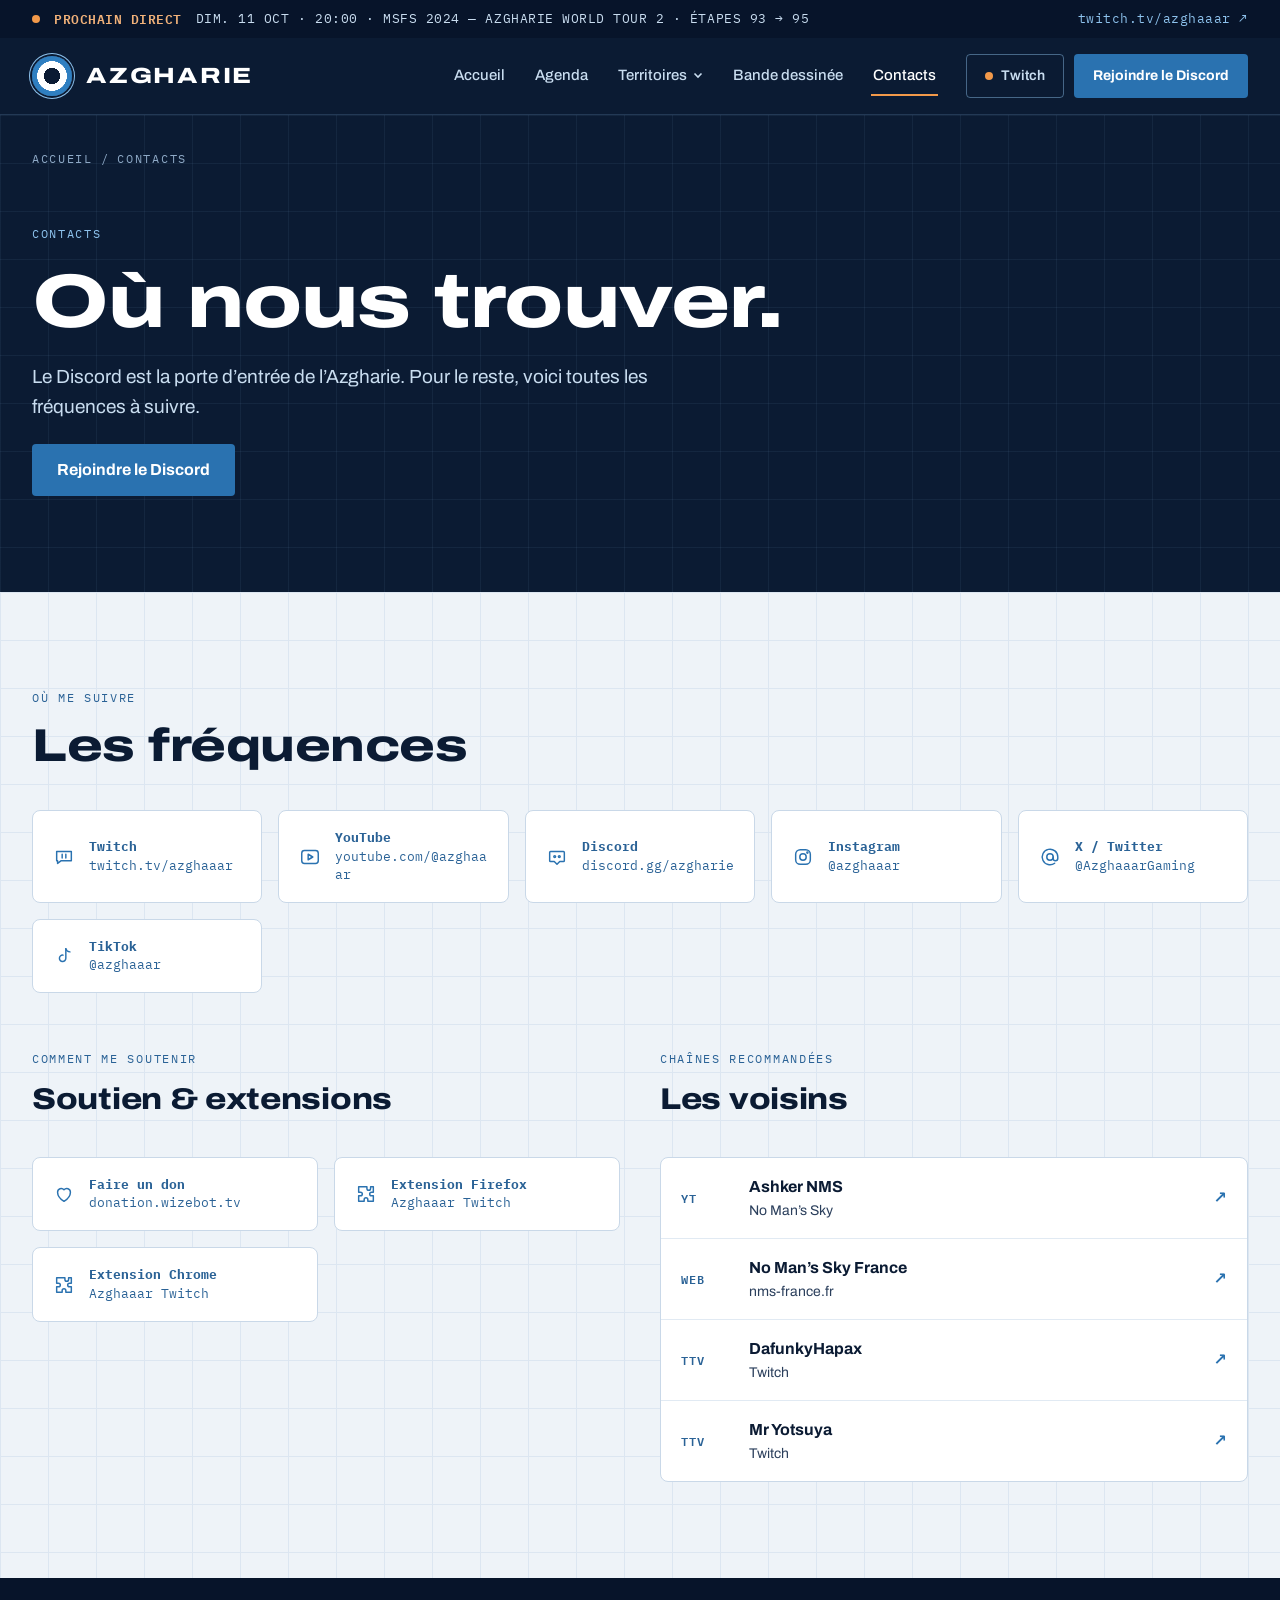
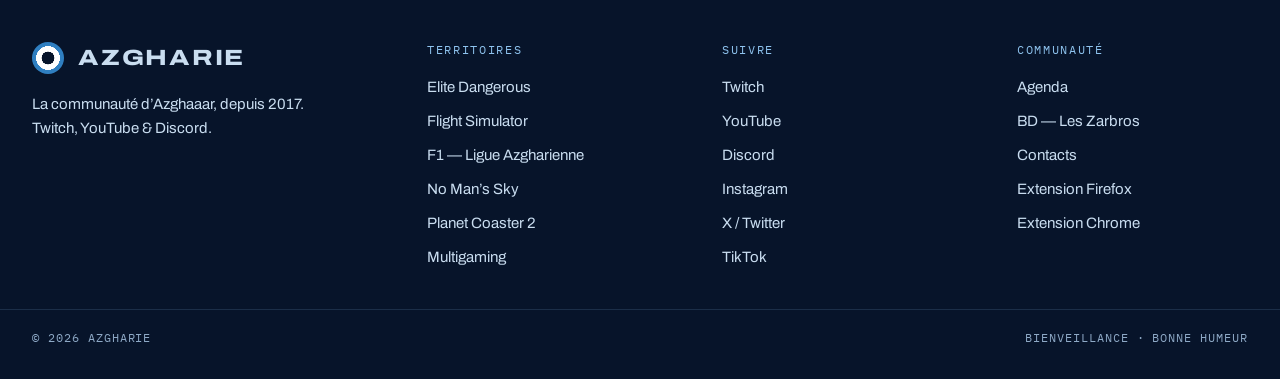
<file: contacts.html>
<!doctype html>
<html lang="fr">
<head>
<meta charset="utf-8">
<meta name="viewport" content="width=device-width, initial-scale=1, viewport-fit=cover">
<title>Contacts — Azgharie</title>
<meta name="description" content="Twitch, YouTube, Discord, réseaux sociaux et soutien d’Azghaaar.">
<meta name="theme-color" content="#0B1B33">
<meta name="robots" content="noindex, nofollow">
<link rel="icon" href="assets/img/cocarde.svg" type="image/svg+xml">
<link rel="preconnect" href="https://fonts.googleapis.com">
<link rel="preconnect" href="https://fonts.gstatic.com" crossorigin>
<link rel="stylesheet" href="https://fonts.googleapis.com/css2?family=Archivo:ital,wdth,wght@0,62..125,300..900;1,62..125,300..900&amp;family=IBM+Plex+Mono:wght@400;500;600&amp;display=swap">
<link rel="stylesheet" href="assets/css/style.css">
</head>
<body>
<a class="skip-link" href="#contenu">Aller au contenu</a>

<div class="strip">
  <div class="wrap">
    <p class="strip__info"><span class="live-dot" aria-hidden="true"></span><span class="strip__label">PROCHAIN DIRECT</span><span>DIM. 11 OCT · 20:00 · MSFS 2024 — AZGHARIE WORLD TOUR 2 · ÉTAPES 93 → 95</span></p>
    <a href="https://www.twitch.tv/azghaaar" target="_blank" rel="noopener">twitch.tv/azghaaar ↗</a>
  </div>
</div>

<header class="site-header">
  <div class="wrap">
    <a class="brand" href="index.html" aria-label="Azgharie — accueil">
      <span class="cocarde" aria-hidden="true"></span>
      <span class="brand__name">AZGHARIE</span>
    </a>
    <button class="nav-toggle" type="button" aria-expanded="false" aria-controls="site-nav" aria-label="Ouvrir le menu"><svg viewBox="0 0 20 20" aria-hidden="true" fill="none" stroke="currentColor" stroke-width="1.8" stroke-linecap="round"><path d="M3 5.5h14M3 10h14M3 14.5h9"/></svg></button>
    <nav class="nav" id="site-nav" aria-label="Navigation principale">
      <ul class="nav__list">
        <li><a class="nav__link" href="index.html">Accueil</a></li>
        <li><a class="nav__link" href="agenda.html">Agenda</a></li>
        <li class="has-menu">
          <button class="nav__link" type="button" data-menu-toggle aria-expanded="false" aria-controls="menu-territoires">Territoires <svg class="nav__chevron" viewBox="0 0 10 10" aria-hidden="true" fill="none" stroke="currentColor" stroke-width="1.6"><path d="M1.5 3.5 5 7l3.5-3.5"/></svg></button>
          <ul class="menu" id="menu-territoires" hidden>
<li><a href="elite-dangerous.html"><span class="menu__code">TER·01</span><span class="menu__name">Elite Dangerous</span><span class="menu__sub">Squadron · Lalande 10797</span></a></li>
<li><a href="flight-simulator.html"><span class="menu__code">TER·02</span><span class="menu__name">Flight Simulator</span><span class="menu__sub">World Tour 2 · Azgharie Airlines</span></a></li>
<li><a href="f1.html"><span class="menu__code">TER·03</span><span class="menu__name">F1 — Ligue Azgharienne</span><span class="menu__sub">Le vendredi à 20h</span></a></li>
<li><a href="no-mans-sky.html"><span class="menu__code">TER·04</span><span class="menu__name">No Man’s Sky</span><span class="menu__sub">Guilde · Continia, Euclide</span></a></li>
<li><a href="planet-coaster-2.html"><span class="menu__code">TER·05</span><span class="menu__name">Planet Coaster 2</span><span class="menu__sub">NexChesterLand</span></a></li>
<li><a href="multigaming.html"><span class="menu__code">TER·06</span><span class="menu__name">Multigaming</span><span class="menu__sub">Survie, simulation & plus</span></a></li>
          </ul>
        </li>
        <li><a class="nav__link" href="elite-dangerous.html#zarbros">Bande dessinée</a></li>
        <li><a class="nav__link" href="contacts.html" aria-current="page">Contacts</a></li>
      </ul>
      <div class="nav__actions">
        <a class="btn btn--ghost" href="https://www.twitch.tv/azghaaar" target="_blank" rel="noopener"><span class="live-dot" aria-hidden="true"></span>Twitch</a>
        <a class="btn btn--primary" href="https://discord.gg/azgharie" target="_blank" rel="noopener">Rejoindre le Discord</a>
      </div>
    </nav>
  </div>
</header>

<main id="contenu">

<section class="page-hero grid-night" aria-labelledby="titre-contacts">
  <div class="wrap">
    <nav class="breadcrumb" aria-label="Fil d’Ariane"><a href="index.html">ACCUEIL</a><span aria-hidden="true">/</span><span>CONTACTS</span></nav>
    <div class="page-hero__grid">
      <div class="page-hero__text">
        <p class="eyebrow">Contacts</p>
        <h1 class="display h1" id="titre-contacts">Où nous trouver.</h1>
        <p class="lead">Le Discord est la porte d’entrée de l’Azgharie. Pour le reste, voici toutes les fréquences à suivre.</p>
        <div class="btn-row"><a class="btn btn--primary btn--lg" href="https://discord.gg/azgharie" target="_blank" rel="noopener">Rejoindre le Discord</a></div>
      </div>
    </div>
  </div>
</section>

<section class="section grid-paper" aria-labelledby="titre-suivre">
  <div class="wrap" style="display:flex;flex-direction:column;gap:56px">
    <div>
      <div class="section-head"><div><p class="eyebrow">Où me suivre</p><h2 class="display h2" id="titre-suivre">Les fréquences</h2></div></div>
      <div class="socials">
        <a class="social" href="https://www.twitch.tv/azghaaar" target="_blank" rel="noopener"><svg viewBox="0 0 24 24" fill="none" stroke="currentColor" stroke-width="1.6" stroke-linecap="round" stroke-linejoin="round" aria-hidden="true"><path d="M4 6h16v10H9l-4 3v-3H4z"/><path d="M10 9v4M14 9v4"/></svg><span><strong>Twitch</strong><span>twitch.tv/azghaaar</span></span></a>
        <a class="social" href="https://www.youtube.com/@azghaaar" target="_blank" rel="noopener"><svg viewBox="0 0 24 24" fill="none" stroke="currentColor" stroke-width="1.6" stroke-linecap="round" stroke-linejoin="round" aria-hidden="true"><rect x="3" y="5" width="18" height="14" rx="3"/><path d="m10 9 5 3-5 3z"/></svg><span><strong>YouTube</strong><span>youtube.com/@azghaaar</span></span></a>
        <a class="social" href="https://discord.gg/azgharie" target="_blank" rel="noopener"><svg viewBox="0 0 24 24" fill="none" stroke="currentColor" stroke-width="1.6" stroke-linecap="round" stroke-linejoin="round" aria-hidden="true"><path d="M5 6h14a1 1 0 0 1 1 1v9a1 1 0 0 1-1 1h-4l-3 3-3-3H5a1 1 0 0 1-1-1V7a1 1 0 0 1 1-1z"/><circle cx="9.5" cy="11.5" r="1"/><circle cx="14.5" cy="11.5" r="1"/></svg><span><strong>Discord</strong><span>discord.gg/azgharie</span></span></a>
        <a class="social" href="https://www.instagram.com/azghaaar/" target="_blank" rel="noopener"><svg viewBox="0 0 24 24" fill="none" stroke="currentColor" stroke-width="1.6" stroke-linecap="round" stroke-linejoin="round" aria-hidden="true"><rect x="4" y="4" width="16" height="16" rx="5"/><circle cx="12" cy="12" r="3.5"/><circle cx="16.8" cy="7.2" r=".6"/></svg><span><strong>Instagram</strong><span>@azghaaar</span></span></a>
        <a class="social" href="https://twitter.com/AzghaaarGaming" target="_blank" rel="noopener"><svg viewBox="0 0 24 24" fill="none" stroke="currentColor" stroke-width="1.6" stroke-linecap="round" stroke-linejoin="round" aria-hidden="true"><circle cx="12" cy="12" r="3.5"/><path d="M15.5 12v1.5a2.5 2.5 0 0 0 5 0V12a8.5 8.5 0 1 0-3.4 6.8"/></svg><span><strong>X / Twitter</strong><span>@AzghaaarGaming</span></span></a>
        <a class="social" href="https://www.tiktok.com/@azghaaar" target="_blank" rel="noopener"><svg viewBox="0 0 24 24" fill="none" stroke="currentColor" stroke-width="1.6" stroke-linecap="round" stroke-linejoin="round" aria-hidden="true"><path d="M14 4v10.5a3.5 3.5 0 1 1-3-3.46"/><path d="M14 4c.5 2 2 3.5 4.5 3.5"/></svg><span><strong>TikTok</strong><span>@azghaaar</span></span></a>
      </div>
    </div>
    <div class="split" style="gap:40px">
      <div>
        <div class="section-head"><div><p class="eyebrow">Comment me soutenir</p><h2 class="display h3">Soutien &amp; extensions</h2></div></div>
        <div class="socials" style="grid-template-columns:repeat(auto-fill,minmax(200px,1fr))">
          <a class="social" href="https://donation.wizebot.tv/?azghaaar" target="_blank" rel="noopener"><svg viewBox="0 0 24 24" fill="none" stroke="currentColor" stroke-width="1.6" stroke-linecap="round" stroke-linejoin="round" aria-hidden="true"><path d="M12 20s-7-4.4-7-10a4 4 0 0 1 7-2.6A4 4 0 0 1 19 10c0 5.6-7 10-7 10z"/></svg><span><strong>Faire un don</strong><span>donation.wizebot.tv</span></span></a>
          <a class="social" href="https://addons.mozilla.org/fr/firefox/addon/azghaaar-twitch/" target="_blank" rel="noopener"><svg viewBox="0 0 24 24" fill="none" stroke="currentColor" stroke-width="1.6" stroke-linecap="round" stroke-linejoin="round" aria-hidden="true"><path d="M9 4h4v2a2 2 0 1 0 4 0V4h3v6h-2a2 2 0 1 0 0 4h2v6h-6v-2a2 2 0 1 0-4 0v2H4v-6h2a2 2 0 1 0 0-4H4V4z"/></svg><span><strong>Extension Firefox</strong><span>Azghaaar Twitch</span></span></a>
          <a class="social" href="https://chrome.google.com/webstore/detail/azghaaar-twitch/cglokalcninalaelnfeonnijfehmpaop" target="_blank" rel="noopener"><svg viewBox="0 0 24 24" fill="none" stroke="currentColor" stroke-width="1.6" stroke-linecap="round" stroke-linejoin="round" aria-hidden="true"><path d="M9 4h4v2a2 2 0 1 0 4 0V4h3v6h-2a2 2 0 1 0 0 4h2v6h-6v-2a2 2 0 1 0-4 0v2H4v-6h2a2 2 0 1 0 0-4H4V4z"/></svg><span><strong>Extension Chrome</strong><span>Azghaaar Twitch</span></span></a>
        </div>
      </div>
      <div>
        <div class="section-head"><div><p class="eyebrow">Chaînes recommandées</p><h2 class="display h3">Les voisins</h2></div></div>
        <ul class="linklist">
<li><a href="https://www.youtube.com/channel/UC7Ddg7m1SW06_zU0VdN5yVQ" target="_blank" rel="noopener"><span class="linklist__code">YT</span><span class="linklist__main"><strong>Ashker NMS</strong><span>No Man’s Sky</span></span><span class="linklist__arrow" aria-hidden="true">↗</span></a></li>
<li><a href="https://nms-france.fr/index.php" target="_blank" rel="noopener"><span class="linklist__code">WEB</span><span class="linklist__main"><strong>No Man’s Sky France</strong><span>nms-france.fr</span></span><span class="linklist__arrow" aria-hidden="true">↗</span></a></li>
<li><a href="https://www.twitch.tv/dafunkyhapax" target="_blank" rel="noopener"><span class="linklist__code">TTV</span><span class="linklist__main"><strong>DafunkyHapax</strong><span>Twitch</span></span><span class="linklist__arrow" aria-hidden="true">↗</span></a></li>
<li><a href="https://www.twitch.tv/mr_yotsuya" target="_blank" rel="noopener"><span class="linklist__code">TTV</span><span class="linklist__main"><strong>Mr Yotsuya</strong><span>Twitch</span></span><span class="linklist__arrow" aria-hidden="true">↗</span></a></li>
</ul>
      </div>
    </div>
  </div>
</section>

</main>

<footer class="site-footer">
  <div class="wrap site-footer__grid">
    <div class="site-footer__brand">
      <a class="brand" href="index.html"><span class="cocarde" aria-hidden="true"></span><span class="brand__name">AZGHARIE</span></a>
      <p>La communauté d’Azghaaar, depuis 2017. Twitch, YouTube &amp; Discord.</p>
    </div>
    <div class="site-footer__col">
      <h2>TERRITOIRES</h2>
<a href="elite-dangerous.html">Elite Dangerous</a>
<a href="flight-simulator.html">Flight Simulator</a>
<a href="f1.html">F1 — Ligue Azgharienne</a>
<a href="no-mans-sky.html">No Man’s Sky</a>
<a href="planet-coaster-2.html">Planet Coaster 2</a>
<a href="multigaming.html">Multigaming</a>
    </div>
    <div class="site-footer__col">
      <h2>SUIVRE</h2>
      <a href="https://www.twitch.tv/azghaaar" target="_blank" rel="noopener">Twitch</a>
      <a href="https://www.youtube.com/@azghaaar" target="_blank" rel="noopener">YouTube</a>
      <a href="https://discord.gg/azgharie" target="_blank" rel="noopener">Discord</a>
      <a href="https://www.instagram.com/azghaaar/" target="_blank" rel="noopener">Instagram</a>
      <a href="https://twitter.com/AzghaaarGaming" target="_blank" rel="noopener">X / Twitter</a>
      <a href="https://www.tiktok.com/@azghaaar" target="_blank" rel="noopener">TikTok</a>
    </div>
    <div class="site-footer__col">
      <h2>COMMUNAUTÉ</h2>
      <a href="agenda.html">Agenda</a>
      <a href="elite-dangerous.html#zarbros">BD — Les Zarbros</a>
      <a href="contacts.html">Contacts</a>
      <a href="https://addons.mozilla.org/fr/firefox/addon/azghaaar-twitch/" target="_blank" rel="noopener">Extension Firefox</a>
      <a href="https://chrome.google.com/webstore/detail/azghaaar-twitch/cglokalcninalaelnfeonnijfehmpaop" target="_blank" rel="noopener">Extension Chrome</a>
    </div>
  </div>
  <div class="wrap site-footer__bottom">
    <span>© 2026 AZGHARIE</span><span>BIENVEILLANCE · BONNE HUMEUR</span>
  </div>
</footer>

<script src="assets/js/main.js"></script>
</body>
</html>
</file>
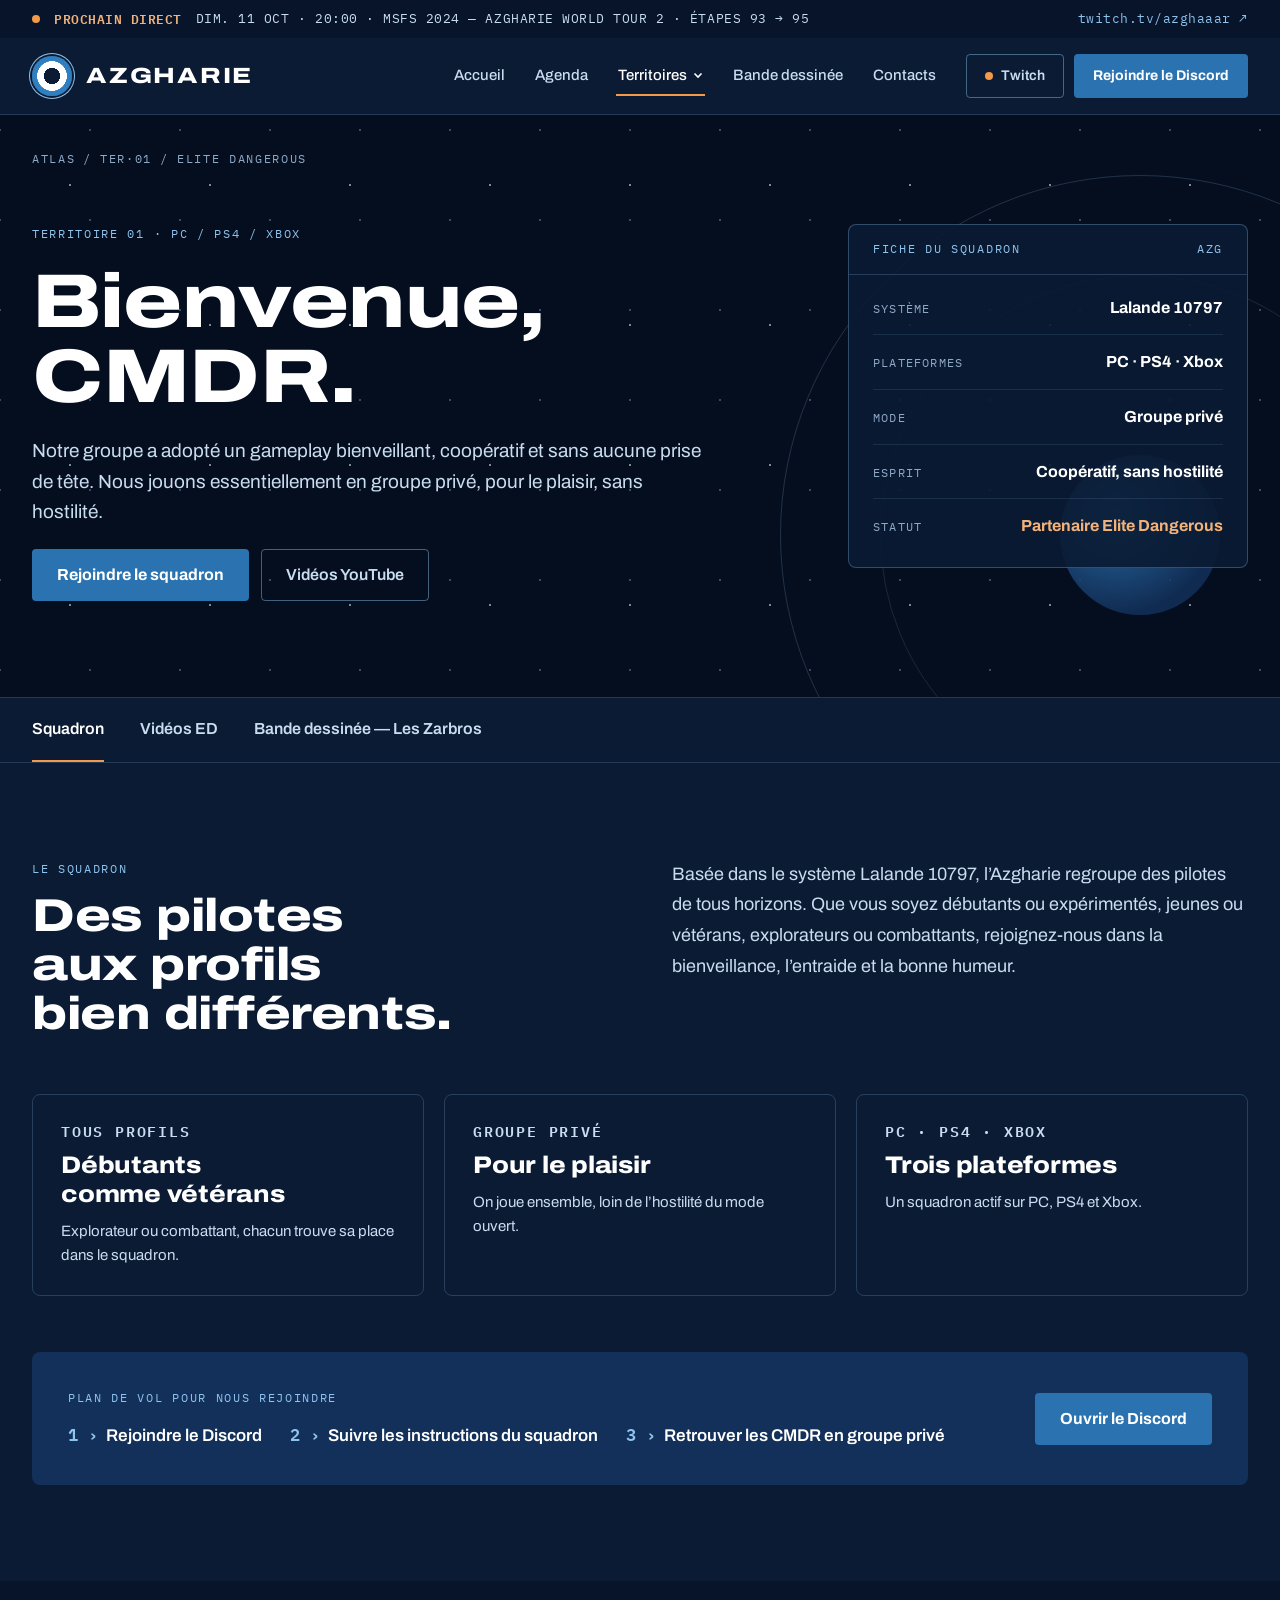
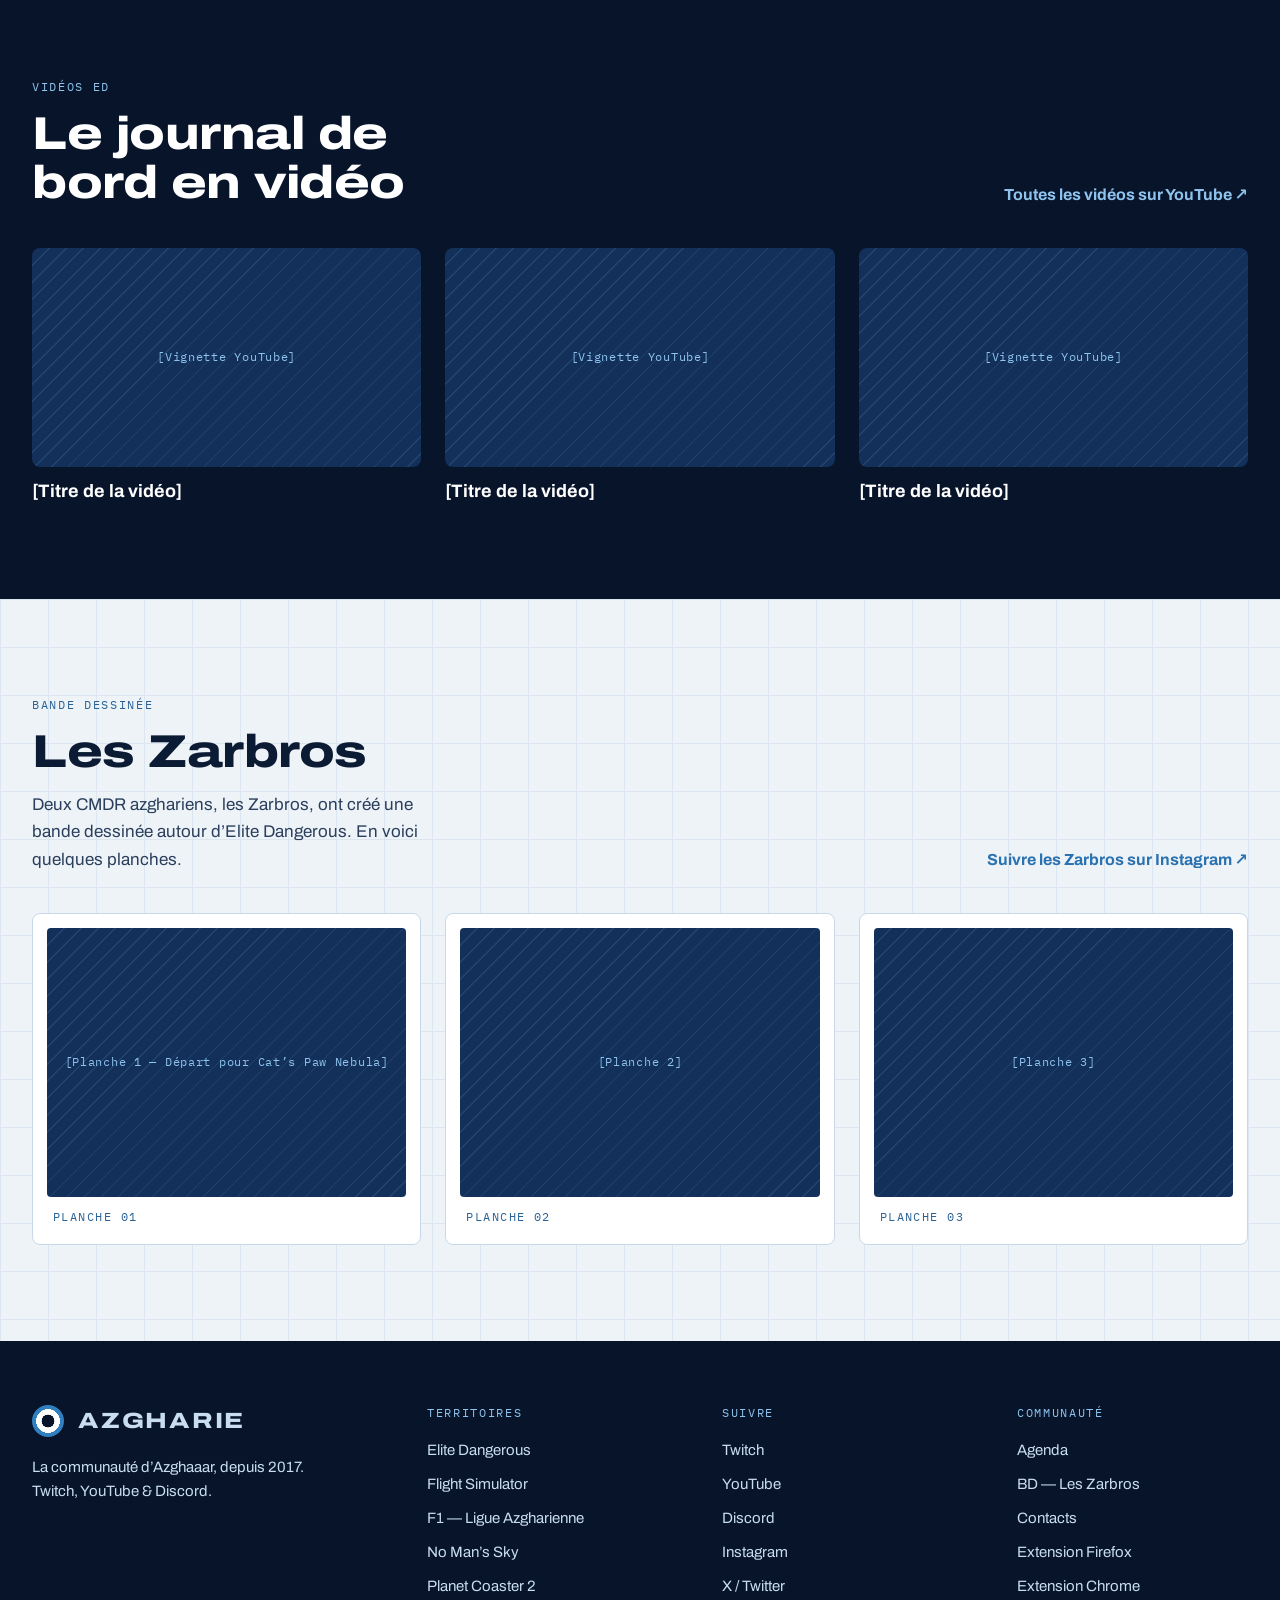
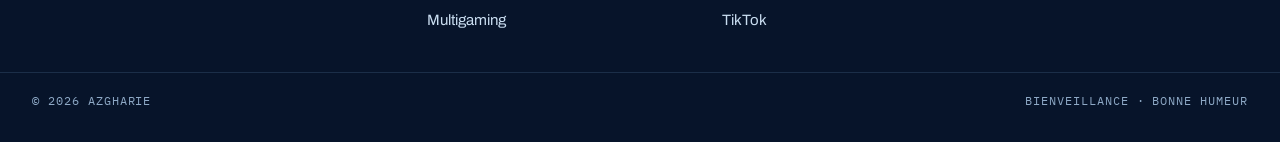
<file: elite-dangerous.html>
<!doctype html>
<html lang="fr">
<head>
<meta charset="utf-8">
<meta name="viewport" content="width=device-width, initial-scale=1, viewport-fit=cover">
<title>Elite Dangerous — Azgharie</title>
<meta name="description" content="Le squadron Azgharie dans Elite Dangerous : Lalande 10797, PC, PS4 et Xbox.">
<meta name="theme-color" content="#0B1B33">
<meta name="robots" content="noindex, nofollow">
<link rel="icon" href="assets/img/cocarde.svg" type="image/svg+xml">
<link rel="preconnect" href="https://fonts.googleapis.com">
<link rel="preconnect" href="https://fonts.gstatic.com" crossorigin>
<link rel="stylesheet" href="https://fonts.googleapis.com/css2?family=Archivo:ital,wdth,wght@0,62..125,300..900;1,62..125,300..900&amp;family=IBM+Plex+Mono:wght@400;500;600&amp;display=swap">
<link rel="stylesheet" href="assets/css/style.css">
</head>
<body>
<a class="skip-link" href="#contenu">Aller au contenu</a>

<div class="strip">
  <div class="wrap">
    <p class="strip__info"><span class="live-dot" aria-hidden="true"></span><span class="strip__label">PROCHAIN DIRECT</span><span>DIM. 11 OCT · 20:00 · MSFS 2024 — AZGHARIE WORLD TOUR 2 · ÉTAPES 93 → 95</span></p>
    <a href="https://www.twitch.tv/azghaaar" target="_blank" rel="noopener">twitch.tv/azghaaar ↗</a>
  </div>
</div>

<header class="site-header">
  <div class="wrap">
    <a class="brand" href="index.html" aria-label="Azgharie — accueil">
      <span class="cocarde" aria-hidden="true"></span>
      <span class="brand__name">AZGHARIE</span>
    </a>
    <button class="nav-toggle" type="button" aria-expanded="false" aria-controls="site-nav" aria-label="Ouvrir le menu"><svg viewBox="0 0 20 20" aria-hidden="true" fill="none" stroke="currentColor" stroke-width="1.8" stroke-linecap="round"><path d="M3 5.5h14M3 10h14M3 14.5h9"/></svg></button>
    <nav class="nav" id="site-nav" aria-label="Navigation principale">
      <ul class="nav__list">
        <li><a class="nav__link" href="index.html">Accueil</a></li>
        <li><a class="nav__link" href="agenda.html">Agenda</a></li>
        <li class="has-menu">
          <button class="nav__link is-current" type="button" data-menu-toggle aria-expanded="false" aria-controls="menu-territoires">Territoires <svg class="nav__chevron" viewBox="0 0 10 10" aria-hidden="true" fill="none" stroke="currentColor" stroke-width="1.6"><path d="M1.5 3.5 5 7l3.5-3.5"/></svg></button>
          <ul class="menu" id="menu-territoires" hidden>
<li><a href="elite-dangerous.html" aria-current="page"><span class="menu__code">TER·01</span><span class="menu__name">Elite Dangerous</span><span class="menu__sub">Squadron · Lalande 10797</span></a></li>
<li><a href="flight-simulator.html"><span class="menu__code">TER·02</span><span class="menu__name">Flight Simulator</span><span class="menu__sub">World Tour 2 · Azgharie Airlines</span></a></li>
<li><a href="f1.html"><span class="menu__code">TER·03</span><span class="menu__name">F1 — Ligue Azgharienne</span><span class="menu__sub">Le vendredi à 20h</span></a></li>
<li><a href="no-mans-sky.html"><span class="menu__code">TER·04</span><span class="menu__name">No Man’s Sky</span><span class="menu__sub">Guilde · Continia, Euclide</span></a></li>
<li><a href="planet-coaster-2.html"><span class="menu__code">TER·05</span><span class="menu__name">Planet Coaster 2</span><span class="menu__sub">NexChesterLand</span></a></li>
<li><a href="multigaming.html"><span class="menu__code">TER·06</span><span class="menu__name">Multigaming</span><span class="menu__sub">Survie, simulation & plus</span></a></li>
          </ul>
        </li>
        <li><a class="nav__link" href="elite-dangerous.html#zarbros">Bande dessinée</a></li>
        <li><a class="nav__link" href="contacts.html">Contacts</a></li>
      </ul>
      <div class="nav__actions">
        <a class="btn btn--ghost" href="https://www.twitch.tv/azghaaar" target="_blank" rel="noopener"><span class="live-dot" aria-hidden="true"></span>Twitch</a>
        <a class="btn btn--primary" href="https://discord.gg/azgharie" target="_blank" rel="noopener">Rejoindre le Discord</a>
      </div>
    </nav>
  </div>
</header>

<main id="contenu">

<section class="page-hero stars" aria-labelledby="titre-ed">
  <span class="orbit orbit--1" aria-hidden="true"></span>
  <span class="orbit orbit--2" aria-hidden="true"></span>
  <span class="planet" aria-hidden="true"></span>
  <div class="wrap">
    <nav class="breadcrumb" aria-label="Fil d’Ariane"><a href="index.html#territoires">ATLAS</a><span aria-hidden="true">/</span><span>TER·01</span><span aria-hidden="true">/</span><span>ELITE DANGEROUS</span></nav>
    <div class="page-hero__grid">
      <div class="page-hero__text">
        <p class="eyebrow">Territoire 01 · PC / PS4 / Xbox</p>
        <h1 class="display h1" id="titre-ed">Bienvenue,<br>CMDR.</h1>
        <p class="lead">Notre groupe a adopté un gameplay bienveillant, coopératif et sans aucune prise de tête. Nous jouons essentiellement en groupe privé, pour le plaisir, sans hostilité.</p>
        <div class="btn-row">
          <a class="btn btn--primary btn--lg" href="https://discord.gg/azgharie" target="_blank" rel="noopener">Rejoindre le squadron</a>
          <a class="btn btn--ghost btn--lg" href="https://www.youtube.com/@azghaaar" target="_blank" rel="noopener">Vidéos YouTube</a>
        </div>
      </div>
      <div class="factsheet">
        <p class="factsheet__head"><span>FICHE DU SQUADRON</span><span>AZG</span></p>
        <dl>
          <div><dt>Système</dt><dd>Lalande 10797</dd></div>
          <div><dt>Plateformes</dt><dd>PC · PS4 · Xbox</dd></div>
          <div><dt>Mode</dt><dd>Groupe privé</dd></div>
          <div><dt>Esprit</dt><dd>Coopératif, sans hostilité</dd></div>
          <div><dt>Statut</dt><dd class="is-signal">Partenaire Elite Dangerous</dd></div>
        </dl>
      </div>
    </div>
  </div>
</section>

<nav class="tabs" aria-label="Sections du territoire">
  <div class="wrap">
    <ul>
      <li><a href="#squadron" aria-current="true">Squadron</a></li>
      <li><a href="#videos">Vidéos ED</a></li>
      <li><a href="#zarbros">Bande dessinée — Les Zarbros</a></li>
    </ul>
  </div>
</nav>

<section class="section section--dark" id="squadron" aria-labelledby="titre-squadron">
  <div class="wrap" style="display:flex;flex-direction:column;gap:56px">
    <div class="split" style="gap:24px 64px">
      <div style="display:flex;flex-direction:column;gap:14px">
        <p class="eyebrow">Le squadron</p>
        <h2 class="display h2" id="titre-squadron">Des pilotes aux profils bien différents.</h2>
      </div>
      <p class="prose" style="font-size:18px">Basée dans le système Lalande 10797, l’Azgharie regroupe des pilotes de tous horizons. Que vous soyez débutants ou expérimentés, jeunes ou vétérans, explorateurs ou combattants, rejoignez-nous dans la bienveillance, l’entraide et la bonne humeur.</p>
    </div>
    <ul class="tiles">
      <li class="tile"><p class="tile__mark">TOUS PROFILS</p><h3 class="display h4">Débutants comme vétérans</h3><p>Explorateur ou combattant, chacun trouve sa place dans le squadron.</p></li>
      <li class="tile"><p class="tile__mark">GROUPE PRIVÉ</p><h3 class="display h4">Pour le plaisir</h3><p>On joue ensemble, loin de l’hostilité du mode ouvert.</p></li>
      <li class="tile"><p class="tile__mark">PC · PS4 · XBOX</p><h3 class="display h4">Trois plateformes</h3><p>Un squadron actif sur PC, PS4 et Xbox.</p></li>
    </ul>
    <div class="flightplan">
      <div style="flex:1 1 480px;min-width:0">
        <p class="eyebrow">Plan de vol pour nous rejoindre</p>
        <ol>
          <li>Rejoindre le Discord</li>
          <li>Suivre les instructions du squadron</li>
          <li>Retrouver les CMDR en groupe privé</li>
        </ol>
      </div>
      <a class="btn btn--primary btn--lg" href="https://discord.gg/azgharie" target="_blank" rel="noopener">Ouvrir le Discord</a>
    </div>
  </div>
</section>

<section class="section section--deep" id="videos" aria-labelledby="titre-videos-ed">
  <div class="wrap">
    <div class="section-head">
      <div>
        <p class="eyebrow">Vidéos ED</p>
        <h2 class="display h2" id="titre-videos-ed">Le journal de bord en vidéo</h2>
      </div>
      <a class="link-arrow" href="https://www.youtube.com/@azghaaar" target="_blank" rel="noopener">Toutes les vidéos sur YouTube ↗</a>
    </div>
    <!-- DONNÉES : playlist Elite Dangerous (3 dernières vidéos) -->
    <div class="videos">
      <a class="video" href="https://www.youtube.com/@azghaaar" target="_blank" rel="noopener"><div class="ph ph--16x9">[Vignette YouTube]</div><span class="video__title" style="color:var(--blanc)">[Titre de la vidéo]</span></a>
      <a class="video" href="https://www.youtube.com/@azghaaar" target="_blank" rel="noopener"><div class="ph ph--16x9">[Vignette YouTube]</div><span class="video__title" style="color:var(--blanc)">[Titre de la vidéo]</span></a>
      <a class="video" href="https://www.youtube.com/@azghaaar" target="_blank" rel="noopener"><div class="ph ph--16x9">[Vignette YouTube]</div><span class="video__title" style="color:var(--blanc)">[Titre de la vidéo]</span></a>
    </div>
  </div>
</section>

<section class="section grid-paper" id="zarbros" aria-labelledby="titre-zarbros">
  <div class="wrap">
    <div class="section-head">
      <div>
        <p class="eyebrow">Bande dessinée</p>
        <h2 class="display h2" id="titre-zarbros">Les Zarbros</h2>
        <p class="lead" style="font-size:17px">Deux CMDR azghariens, les Zarbros, ont créé une bande dessinée autour d’Elite Dangerous. En voici quelques planches.</p>
      </div>
      <a class="link-arrow" href="https://www.instagram.com/azghaaar/" target="_blank" rel="noopener">Suivre les Zarbros sur Instagram ↗</a>
    </div>
    <!-- IMAGES : planches de la BD (format 4:3 ou portrait) -->
    <div class="comics">
      <figure class="comic" style="margin:0"><div class="ph ph--4x3">[Planche 1 — Départ pour Cat’s Paw Nebula]</div><figcaption>PLANCHE 01</figcaption></figure>
      <figure class="comic" style="margin:0"><div class="ph ph--4x3">[Planche 2]</div><figcaption>PLANCHE 02</figcaption></figure>
      <figure class="comic" style="margin:0"><div class="ph ph--4x3">[Planche 3]</div><figcaption>PLANCHE 03</figcaption></figure>
    </div>
  </div>
</section>

</main>

<footer class="site-footer">
  <div class="wrap site-footer__grid">
    <div class="site-footer__brand">
      <a class="brand" href="index.html"><span class="cocarde" aria-hidden="true"></span><span class="brand__name">AZGHARIE</span></a>
      <p>La communauté d’Azghaaar, depuis 2017. Twitch, YouTube &amp; Discord.</p>
    </div>
    <div class="site-footer__col">
      <h2>TERRITOIRES</h2>
<a href="elite-dangerous.html">Elite Dangerous</a>
<a href="flight-simulator.html">Flight Simulator</a>
<a href="f1.html">F1 — Ligue Azgharienne</a>
<a href="no-mans-sky.html">No Man’s Sky</a>
<a href="planet-coaster-2.html">Planet Coaster 2</a>
<a href="multigaming.html">Multigaming</a>
    </div>
    <div class="site-footer__col">
      <h2>SUIVRE</h2>
      <a href="https://www.twitch.tv/azghaaar" target="_blank" rel="noopener">Twitch</a>
      <a href="https://www.youtube.com/@azghaaar" target="_blank" rel="noopener">YouTube</a>
      <a href="https://discord.gg/azgharie" target="_blank" rel="noopener">Discord</a>
      <a href="https://www.instagram.com/azghaaar/" target="_blank" rel="noopener">Instagram</a>
      <a href="https://twitter.com/AzghaaarGaming" target="_blank" rel="noopener">X / Twitter</a>
      <a href="https://www.tiktok.com/@azghaaar" target="_blank" rel="noopener">TikTok</a>
    </div>
    <div class="site-footer__col">
      <h2>COMMUNAUTÉ</h2>
      <a href="agenda.html">Agenda</a>
      <a href="elite-dangerous.html#zarbros">BD — Les Zarbros</a>
      <a href="contacts.html">Contacts</a>
      <a href="https://addons.mozilla.org/fr/firefox/addon/azghaaar-twitch/" target="_blank" rel="noopener">Extension Firefox</a>
      <a href="https://chrome.google.com/webstore/detail/azghaaar-twitch/cglokalcninalaelnfeonnijfehmpaop" target="_blank" rel="noopener">Extension Chrome</a>
    </div>
  </div>
  <div class="wrap site-footer__bottom">
    <span>© 2026 AZGHARIE</span><span>BIENVEILLANCE · BONNE HUMEUR</span>
  </div>
</footer>

<script src="assets/js/main.js"></script>
</body>
</html>
</file>
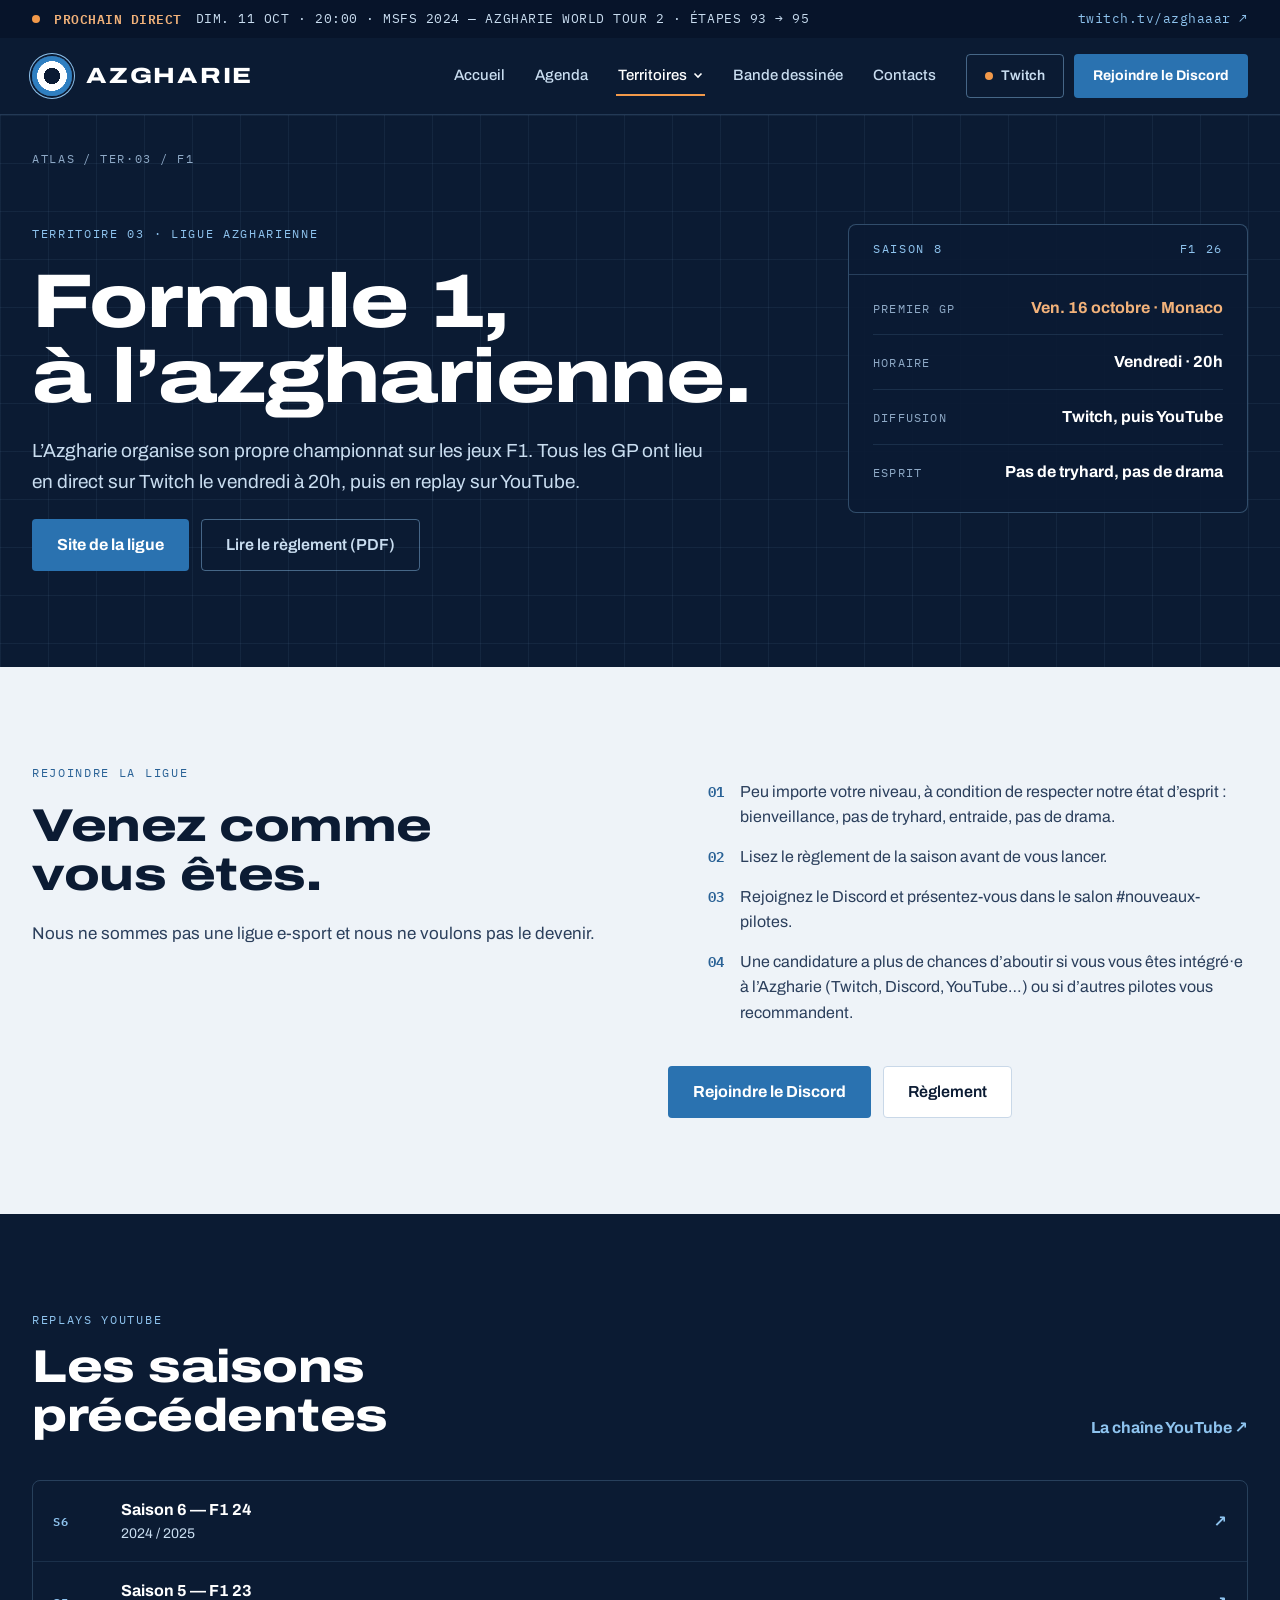
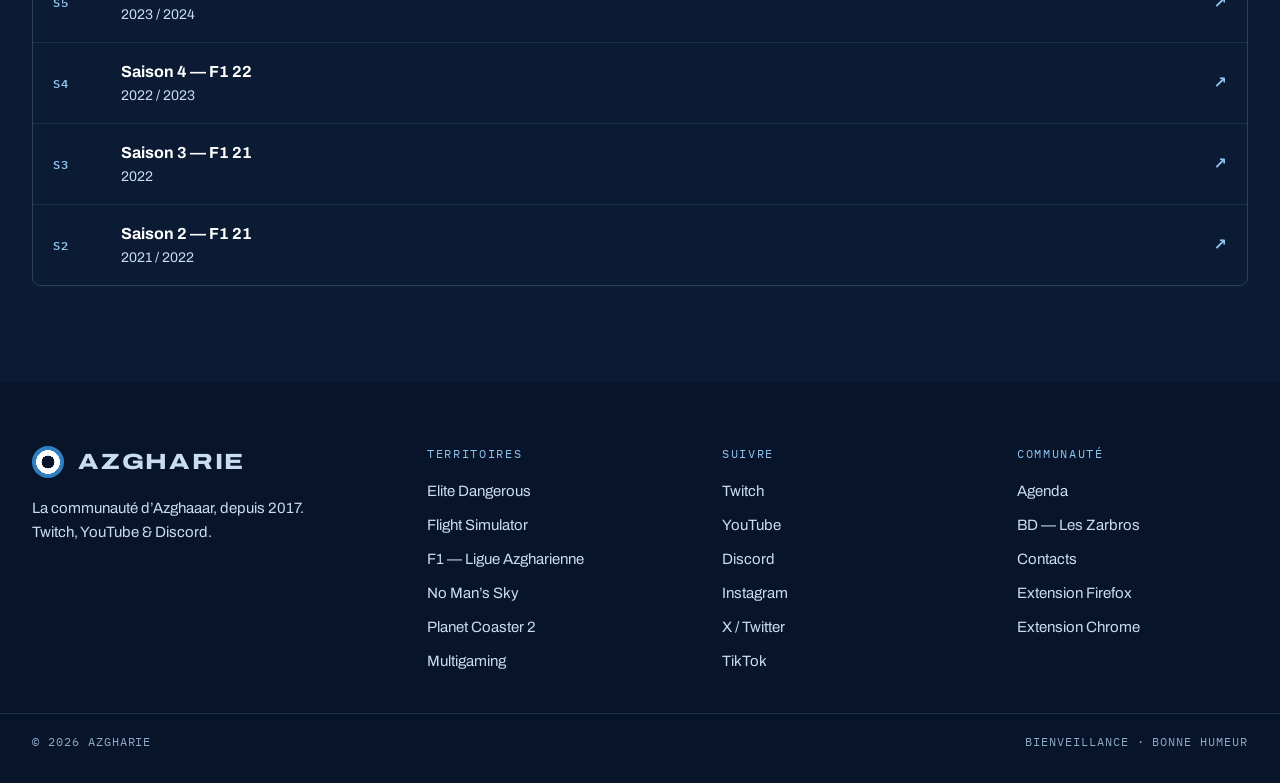
<file: f1.html>
<!doctype html>
<html lang="fr">
<head>
<meta charset="utf-8">
<meta name="viewport" content="width=device-width, initial-scale=1, viewport-fit=cover">
<title>F1 — Ligue Azgharienne</title>
<meta name="description" content="La Ligue Azgharienne de F1 : un GP chaque vendredi à 20h sur Twitch.">
<meta name="theme-color" content="#0B1B33">
<meta name="robots" content="noindex, nofollow">
<link rel="icon" href="assets/img/cocarde.svg" type="image/svg+xml">
<link rel="preconnect" href="https://fonts.googleapis.com">
<link rel="preconnect" href="https://fonts.gstatic.com" crossorigin>
<link rel="stylesheet" href="https://fonts.googleapis.com/css2?family=Archivo:ital,wdth,wght@0,62..125,300..900;1,62..125,300..900&amp;family=IBM+Plex+Mono:wght@400;500;600&amp;display=swap">
<link rel="stylesheet" href="assets/css/style.css">
</head>
<body>
<a class="skip-link" href="#contenu">Aller au contenu</a>

<div class="strip">
  <div class="wrap">
    <p class="strip__info"><span class="live-dot" aria-hidden="true"></span><span class="strip__label">PROCHAIN DIRECT</span><span>DIM. 11 OCT · 20:00 · MSFS 2024 — AZGHARIE WORLD TOUR 2 · ÉTAPES 93 → 95</span></p>
    <a href="https://www.twitch.tv/azghaaar" target="_blank" rel="noopener">twitch.tv/azghaaar ↗</a>
  </div>
</div>

<header class="site-header">
  <div class="wrap">
    <a class="brand" href="index.html" aria-label="Azgharie — accueil">
      <span class="cocarde" aria-hidden="true"></span>
      <span class="brand__name">AZGHARIE</span>
    </a>
    <button class="nav-toggle" type="button" aria-expanded="false" aria-controls="site-nav" aria-label="Ouvrir le menu"><svg viewBox="0 0 20 20" aria-hidden="true" fill="none" stroke="currentColor" stroke-width="1.8" stroke-linecap="round"><path d="M3 5.5h14M3 10h14M3 14.5h9"/></svg></button>
    <nav class="nav" id="site-nav" aria-label="Navigation principale">
      <ul class="nav__list">
        <li><a class="nav__link" href="index.html">Accueil</a></li>
        <li><a class="nav__link" href="agenda.html">Agenda</a></li>
        <li class="has-menu">
          <button class="nav__link is-current" type="button" data-menu-toggle aria-expanded="false" aria-controls="menu-territoires">Territoires <svg class="nav__chevron" viewBox="0 0 10 10" aria-hidden="true" fill="none" stroke="currentColor" stroke-width="1.6"><path d="M1.5 3.5 5 7l3.5-3.5"/></svg></button>
          <ul class="menu" id="menu-territoires" hidden>
<li><a href="elite-dangerous.html"><span class="menu__code">TER·01</span><span class="menu__name">Elite Dangerous</span><span class="menu__sub">Squadron · Lalande 10797</span></a></li>
<li><a href="flight-simulator.html"><span class="menu__code">TER·02</span><span class="menu__name">Flight Simulator</span><span class="menu__sub">World Tour 2 · Azgharie Airlines</span></a></li>
<li><a href="f1.html" aria-current="page"><span class="menu__code">TER·03</span><span class="menu__name">F1 — Ligue Azgharienne</span><span class="menu__sub">Le vendredi à 20h</span></a></li>
<li><a href="no-mans-sky.html"><span class="menu__code">TER·04</span><span class="menu__name">No Man’s Sky</span><span class="menu__sub">Guilde · Continia, Euclide</span></a></li>
<li><a href="planet-coaster-2.html"><span class="menu__code">TER·05</span><span class="menu__name">Planet Coaster 2</span><span class="menu__sub">NexChesterLand</span></a></li>
<li><a href="multigaming.html"><span class="menu__code">TER·06</span><span class="menu__name">Multigaming</span><span class="menu__sub">Survie, simulation & plus</span></a></li>
          </ul>
        </li>
        <li><a class="nav__link" href="elite-dangerous.html#zarbros">Bande dessinée</a></li>
        <li><a class="nav__link" href="contacts.html">Contacts</a></li>
      </ul>
      <div class="nav__actions">
        <a class="btn btn--ghost" href="https://www.twitch.tv/azghaaar" target="_blank" rel="noopener"><span class="live-dot" aria-hidden="true"></span>Twitch</a>
        <a class="btn btn--primary" href="https://discord.gg/azgharie" target="_blank" rel="noopener">Rejoindre le Discord</a>
      </div>
    </nav>
  </div>
</header>

<main id="contenu">

<section class="page-hero grid-night" aria-labelledby="titre-f1">
  
  <div class="wrap">
    <nav class="breadcrumb" aria-label="Fil d’Ariane"><a href="index.html#territoires">ATLAS</a><span aria-hidden="true">/</span><span>TER·03</span><span aria-hidden="true">/</span><span>F1</span></nav>
    <div class="page-hero__grid">
      <div class="page-hero__text">
        <p class="eyebrow">Territoire 03 · Ligue Azgharienne</p>
        <h1 class="display h1" id="titre-f1">Formule 1,<br>à l’azgharienne.</h1>
        <p class="lead">L’Azgharie organise son propre championnat sur les jeux F1. Tous les GP ont lieu en direct sur Twitch le vendredi à 20h, puis en replay sur YouTube.</p>
        <div class="btn-row"><a class="btn btn--primary btn--lg" href="https://liguef1.azgharie.net/" target="_blank" rel="noopener">Site de la ligue</a><a class="btn btn--ghost btn--lg" href="https://fichiers.azgharie.net/f1/saison7.pdf" target="_blank" rel="noopener">Lire le règlement (PDF)</a></div>
      </div>
      <div class="factsheet">
        <p class="factsheet__head"><span>SAISON 8</span><span>F1 26</span></p>
        <dl>
<div><dt>Premier GP</dt><dd class="is-signal">Ven. 16 octobre · Monaco</dd></div>
<div><dt>Horaire</dt><dd>Vendredi · 20h</dd></div>
<div><dt>Diffusion</dt><dd>Twitch, puis YouTube</dd></div>
<div><dt>Esprit</dt><dd>Pas de tryhard, pas de drama</dd></div>
        </dl>
      </div>
    </div>
  </div>
</section>

<section class="section section--paper" aria-labelledby="titre-rejoindre">
  <div class="wrap split">
    <div style="display:flex;flex-direction:column;gap:20px">
      <p class="eyebrow">Rejoindre la ligue</p>
      <h2 class="display h2" id="titre-rejoindre">Venez comme vous êtes.</h2>
      <p class="lead" style="font-size:17px">Nous ne sommes pas une ligue e-sport et nous ne voulons pas le devenir.</p>
    </div>
    <div style="display:flex;flex-direction:column;gap:24px">
      <ol class="rules">
        <li>Peu importe votre niveau, à condition de respecter notre état d’esprit : bienveillance, pas de tryhard, entraide, pas de drama.</li>
        <li>Lisez le règlement de la saison avant de vous lancer.</li>
        <li>Rejoignez le Discord et présentez-vous dans le salon #nouveaux-pilotes.</li>
        <li>Une candidature a plus de chances d’aboutir si vous vous êtes intégré·e à l’Azgharie (Twitch, Discord, YouTube…) ou si d’autres pilotes vous recommandent.</li>
      </ol>
      <div class="btn-row">
        <a class="btn btn--primary btn--lg" href="https://discord.gg/azgharie" target="_blank" rel="noopener">Rejoindre le Discord</a>
        <a class="btn btn--outline btn--lg" href="https://fichiers.azgharie.net/f1/saison7.pdf" target="_blank" rel="noopener">Règlement</a>
      </div>
    </div>
  </div>
</section>

<section class="section section--dark" aria-labelledby="titre-replays">
  <div class="wrap">
    <div class="section-head">
      <div>
        <p class="eyebrow">Replays YouTube</p>
        <h2 class="display h2" id="titre-replays">Les saisons précédentes</h2>
      </div>
      <a class="link-arrow" href="https://www.youtube.com/@azghaaar" target="_blank" rel="noopener">La chaîne YouTube ↗</a>
    </div>
    <ul class="linklist">
<li><a href="https://www.youtube.com/playlist?list=PLDS-Dys8LzCUSNGzdZWUQHY_IbFEu2FEh" target="_blank" rel="noopener"><span class="linklist__code">S6</span><span class="linklist__main"><strong>Saison 6 — F1 24</strong><span>2024 / 2025</span></span><span class="linklist__arrow" aria-hidden="true">↗</span></a></li>
<li><a href="https://www.youtube.com/playlist?list=PLDS-Dys8LzCWxwcxI-TrPc4wQF2Ox_WEq" target="_blank" rel="noopener"><span class="linklist__code">S5</span><span class="linklist__main"><strong>Saison 5 — F1 23</strong><span>2023 / 2024</span></span><span class="linklist__arrow" aria-hidden="true">↗</span></a></li>
<li><a href="https://www.youtube.com/playlist?list=PLDS-Dys8LzCX_8GSsLqZnodJi0h-n8Zwi" target="_blank" rel="noopener"><span class="linklist__code">S4</span><span class="linklist__main"><strong>Saison 4 — F1 22</strong><span>2022 / 2023</span></span><span class="linklist__arrow" aria-hidden="true">↗</span></a></li>
<li><a href="https://www.youtube.com/playlist?list=PLDS-Dys8LzCUJ6BGiqDyu8xG6JvucrPWj" target="_blank" rel="noopener"><span class="linklist__code">S3</span><span class="linklist__main"><strong>Saison 3 — F1 21</strong><span>2022</span></span><span class="linklist__arrow" aria-hidden="true">↗</span></a></li>
<li><a href="https://www.youtube.com/playlist?list=PLDS-Dys8LzCU4_lEFjpvCzK_Ml9GEKHZi" target="_blank" rel="noopener"><span class="linklist__code">S2</span><span class="linklist__main"><strong>Saison 2 — F1 21</strong><span>2021 / 2022</span></span><span class="linklist__arrow" aria-hidden="true">↗</span></a></li>
</ul>
  </div>
</section>

</main>

<footer class="site-footer">
  <div class="wrap site-footer__grid">
    <div class="site-footer__brand">
      <a class="brand" href="index.html"><span class="cocarde" aria-hidden="true"></span><span class="brand__name">AZGHARIE</span></a>
      <p>La communauté d’Azghaaar, depuis 2017. Twitch, YouTube &amp; Discord.</p>
    </div>
    <div class="site-footer__col">
      <h2>TERRITOIRES</h2>
<a href="elite-dangerous.html">Elite Dangerous</a>
<a href="flight-simulator.html">Flight Simulator</a>
<a href="f1.html">F1 — Ligue Azgharienne</a>
<a href="no-mans-sky.html">No Man’s Sky</a>
<a href="planet-coaster-2.html">Planet Coaster 2</a>
<a href="multigaming.html">Multigaming</a>
    </div>
    <div class="site-footer__col">
      <h2>SUIVRE</h2>
      <a href="https://www.twitch.tv/azghaaar" target="_blank" rel="noopener">Twitch</a>
      <a href="https://www.youtube.com/@azghaaar" target="_blank" rel="noopener">YouTube</a>
      <a href="https://discord.gg/azgharie" target="_blank" rel="noopener">Discord</a>
      <a href="https://www.instagram.com/azghaaar/" target="_blank" rel="noopener">Instagram</a>
      <a href="https://twitter.com/AzghaaarGaming" target="_blank" rel="noopener">X / Twitter</a>
      <a href="https://www.tiktok.com/@azghaaar" target="_blank" rel="noopener">TikTok</a>
    </div>
    <div class="site-footer__col">
      <h2>COMMUNAUTÉ</h2>
      <a href="agenda.html">Agenda</a>
      <a href="elite-dangerous.html#zarbros">BD — Les Zarbros</a>
      <a href="contacts.html">Contacts</a>
      <a href="https://addons.mozilla.org/fr/firefox/addon/azghaaar-twitch/" target="_blank" rel="noopener">Extension Firefox</a>
      <a href="https://chrome.google.com/webstore/detail/azghaaar-twitch/cglokalcninalaelnfeonnijfehmpaop" target="_blank" rel="noopener">Extension Chrome</a>
    </div>
  </div>
  <div class="wrap site-footer__bottom">
    <span>© 2026 AZGHARIE</span><span>BIENVEILLANCE · BONNE HUMEUR</span>
  </div>
</footer>

<script src="assets/js/main.js"></script>
</body>
</html>
</file>
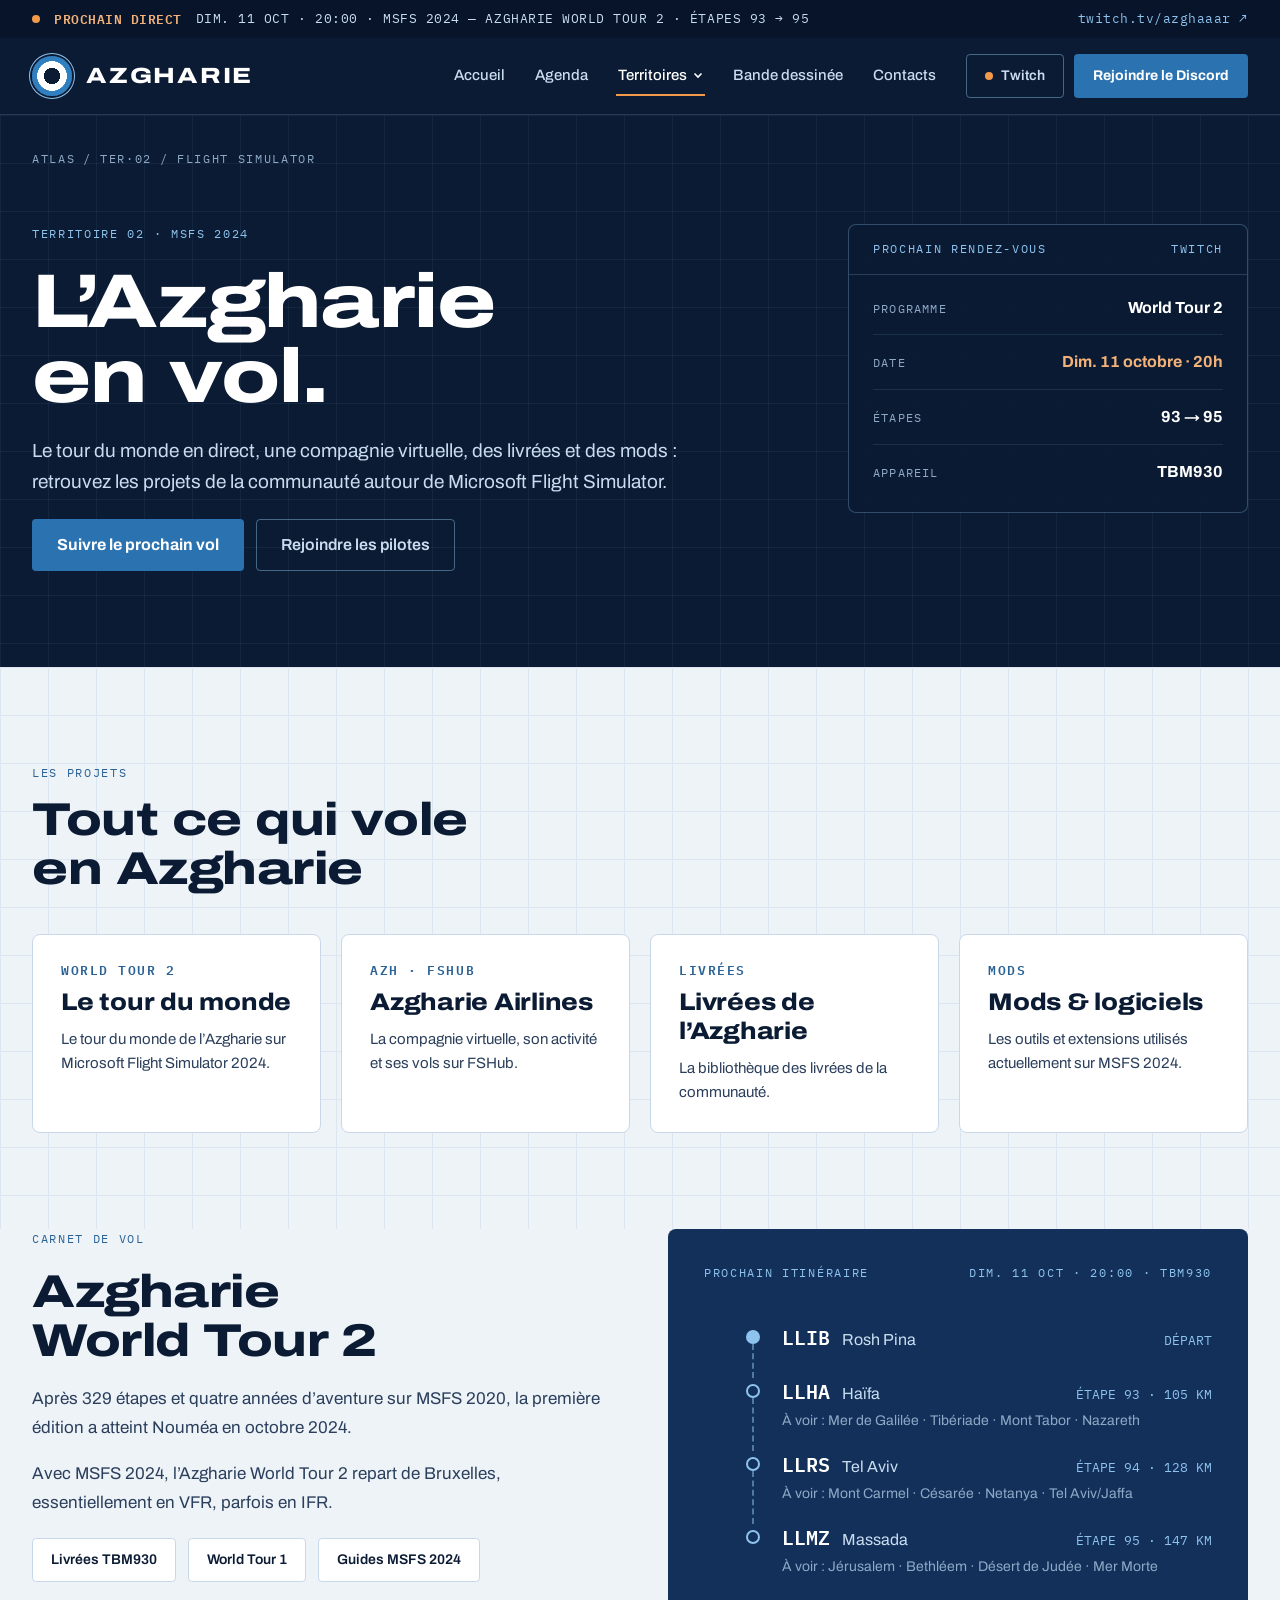
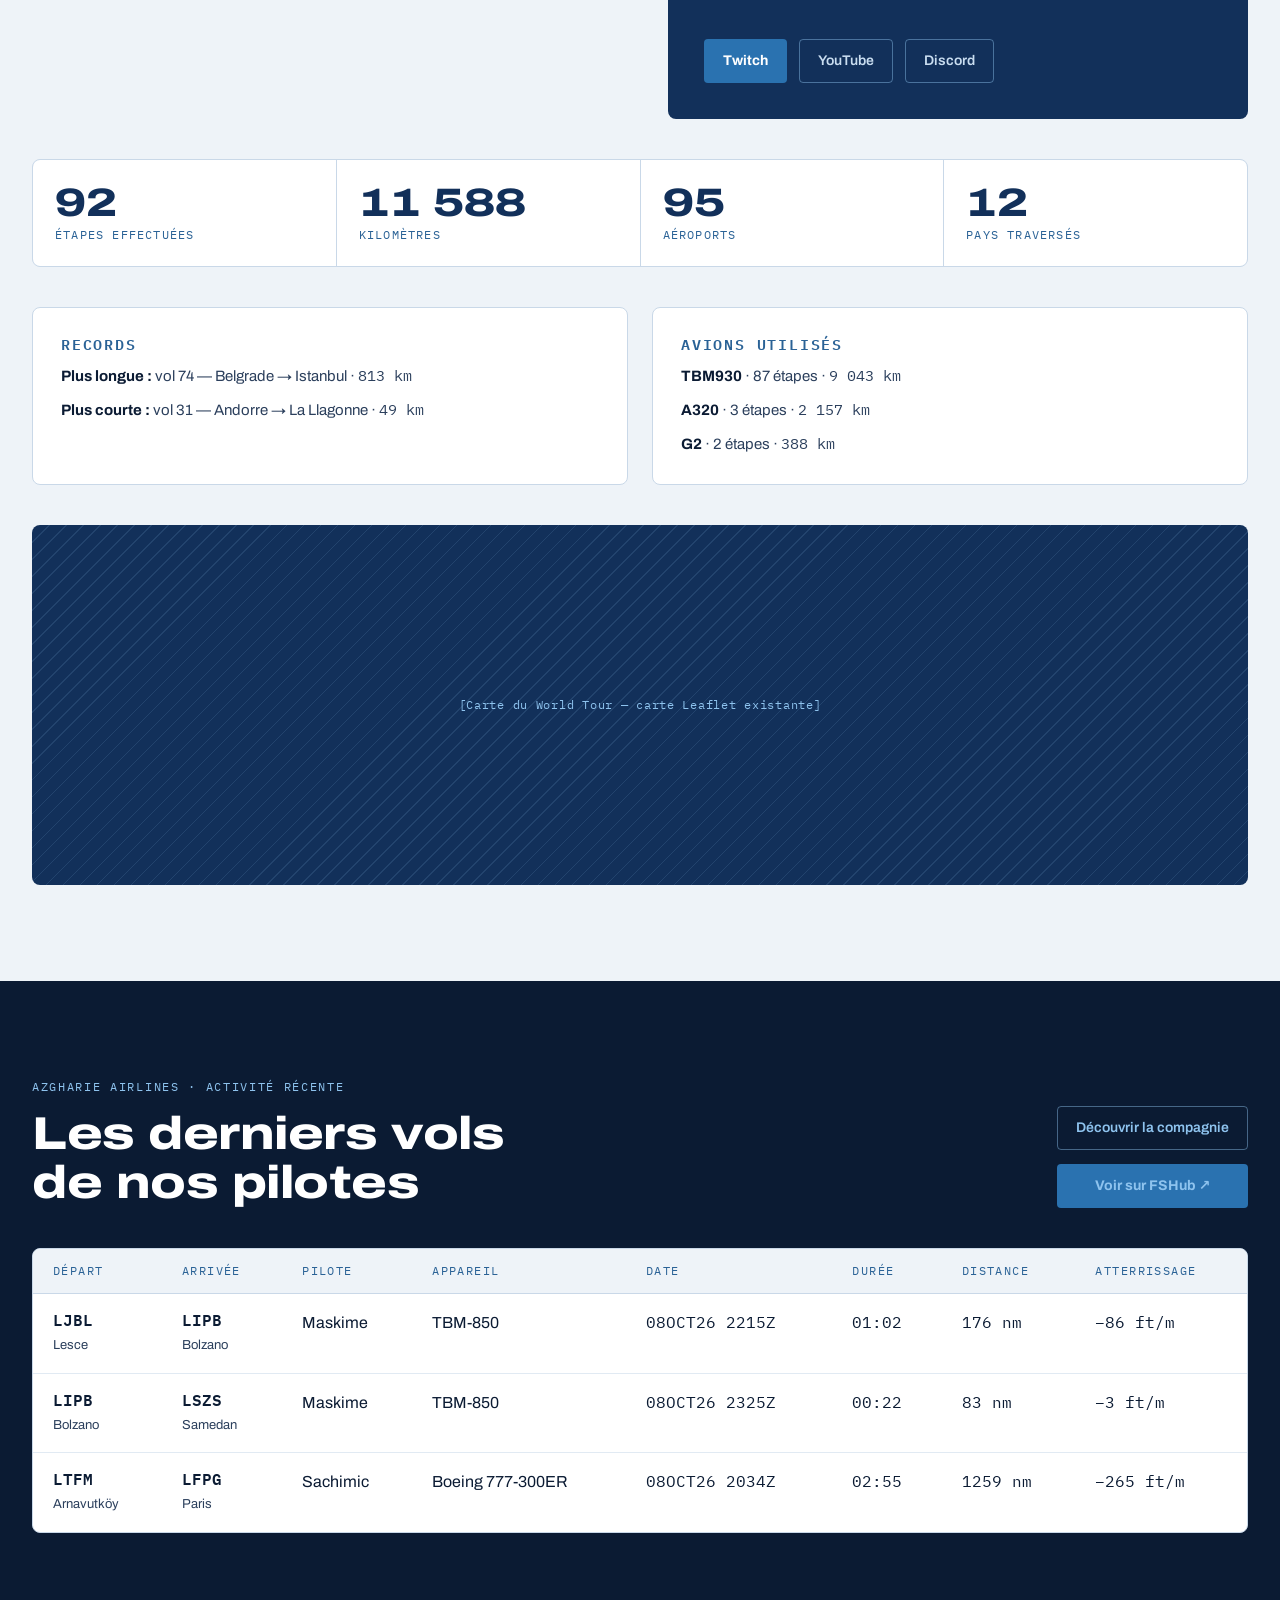
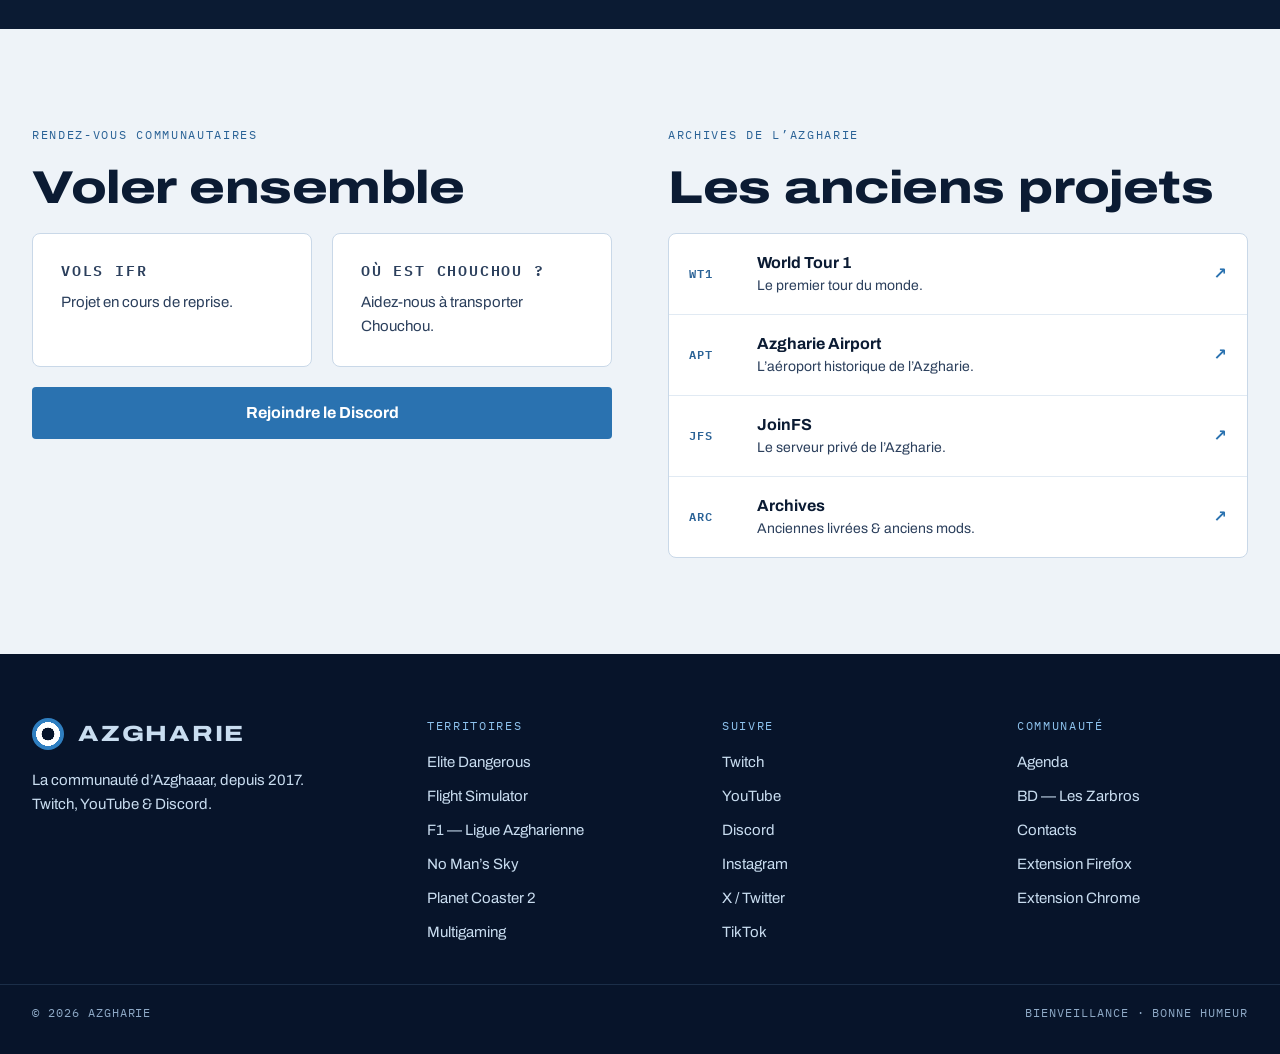
<file: flight-simulator.html>
<!doctype html>
<html lang="fr">
<head>
<meta charset="utf-8">
<meta name="viewport" content="width=device-width, initial-scale=1, viewport-fit=cover">
<title>Microsoft Flight Simulator — Azgharie</title>
<meta name="description" content="World Tour 2, Azgharie Airlines, livrées et mods de l’Azgharie sur MSFS 2024.">
<meta name="theme-color" content="#0B1B33">
<meta name="robots" content="noindex, nofollow">
<link rel="icon" href="assets/img/cocarde.svg" type="image/svg+xml">
<link rel="preconnect" href="https://fonts.googleapis.com">
<link rel="preconnect" href="https://fonts.gstatic.com" crossorigin>
<link rel="stylesheet" href="https://fonts.googleapis.com/css2?family=Archivo:ital,wdth,wght@0,62..125,300..900;1,62..125,300..900&amp;family=IBM+Plex+Mono:wght@400;500;600&amp;display=swap">
<link rel="stylesheet" href="assets/css/style.css">
</head>
<body>
<a class="skip-link" href="#contenu">Aller au contenu</a>

<div class="strip">
  <div class="wrap">
    <p class="strip__info"><span class="live-dot" aria-hidden="true"></span><span class="strip__label">PROCHAIN DIRECT</span><span>DIM. 11 OCT · 20:00 · MSFS 2024 — AZGHARIE WORLD TOUR 2 · ÉTAPES 93 → 95</span></p>
    <a href="https://www.twitch.tv/azghaaar" target="_blank" rel="noopener">twitch.tv/azghaaar ↗</a>
  </div>
</div>

<header class="site-header">
  <div class="wrap">
    <a class="brand" href="index.html" aria-label="Azgharie — accueil">
      <span class="cocarde" aria-hidden="true"></span>
      <span class="brand__name">AZGHARIE</span>
    </a>
    <button class="nav-toggle" type="button" aria-expanded="false" aria-controls="site-nav" aria-label="Ouvrir le menu"><svg viewBox="0 0 20 20" aria-hidden="true" fill="none" stroke="currentColor" stroke-width="1.8" stroke-linecap="round"><path d="M3 5.5h14M3 10h14M3 14.5h9"/></svg></button>
    <nav class="nav" id="site-nav" aria-label="Navigation principale">
      <ul class="nav__list">
        <li><a class="nav__link" href="index.html">Accueil</a></li>
        <li><a class="nav__link" href="agenda.html">Agenda</a></li>
        <li class="has-menu">
          <button class="nav__link is-current" type="button" data-menu-toggle aria-expanded="false" aria-controls="menu-territoires">Territoires <svg class="nav__chevron" viewBox="0 0 10 10" aria-hidden="true" fill="none" stroke="currentColor" stroke-width="1.6"><path d="M1.5 3.5 5 7l3.5-3.5"/></svg></button>
          <ul class="menu" id="menu-territoires" hidden>
<li><a href="elite-dangerous.html"><span class="menu__code">TER·01</span><span class="menu__name">Elite Dangerous</span><span class="menu__sub">Squadron · Lalande 10797</span></a></li>
<li><a href="flight-simulator.html" aria-current="page"><span class="menu__code">TER·02</span><span class="menu__name">Flight Simulator</span><span class="menu__sub">World Tour 2 · Azgharie Airlines</span></a></li>
<li><a href="f1.html"><span class="menu__code">TER·03</span><span class="menu__name">F1 — Ligue Azgharienne</span><span class="menu__sub">Le vendredi à 20h</span></a></li>
<li><a href="no-mans-sky.html"><span class="menu__code">TER·04</span><span class="menu__name">No Man’s Sky</span><span class="menu__sub">Guilde · Continia, Euclide</span></a></li>
<li><a href="planet-coaster-2.html"><span class="menu__code">TER·05</span><span class="menu__name">Planet Coaster 2</span><span class="menu__sub">NexChesterLand</span></a></li>
<li><a href="multigaming.html"><span class="menu__code">TER·06</span><span class="menu__name">Multigaming</span><span class="menu__sub">Survie, simulation & plus</span></a></li>
          </ul>
        </li>
        <li><a class="nav__link" href="elite-dangerous.html#zarbros">Bande dessinée</a></li>
        <li><a class="nav__link" href="contacts.html">Contacts</a></li>
      </ul>
      <div class="nav__actions">
        <a class="btn btn--ghost" href="https://www.twitch.tv/azghaaar" target="_blank" rel="noopener"><span class="live-dot" aria-hidden="true"></span>Twitch</a>
        <a class="btn btn--primary" href="https://discord.gg/azgharie" target="_blank" rel="noopener">Rejoindre le Discord</a>
      </div>
    </nav>
  </div>
</header>

<main id="contenu">

<section class="page-hero grid-night" aria-labelledby="titre-msfs">
  
  <div class="wrap">
    <nav class="breadcrumb" aria-label="Fil d’Ariane"><a href="index.html#territoires">ATLAS</a><span aria-hidden="true">/</span><span>TER·02</span><span aria-hidden="true">/</span><span>FLIGHT SIMULATOR</span></nav>
    <div class="page-hero__grid">
      <div class="page-hero__text">
        <p class="eyebrow">Territoire 02 · MSFS 2024</p>
        <h1 class="display h1" id="titre-msfs">L’Azgharie<br>en vol.</h1>
        <p class="lead">Le tour du monde en direct, une compagnie virtuelle, des livrées et des mods : retrouvez les projets de la communauté autour de Microsoft Flight Simulator.</p>
        <div class="btn-row"><a class="btn btn--primary btn--lg" href="https://www.twitch.tv/azghaaar" target="_blank" rel="noopener">Suivre le prochain vol</a><a class="btn btn--ghost btn--lg" href="https://discord.gg/azgharie" target="_blank" rel="noopener">Rejoindre les pilotes</a></div>
      </div>
      <div class="factsheet">
        <p class="factsheet__head"><span>PROCHAIN RENDEZ-VOUS</span><span>TWITCH</span></p>
        <dl>
<div><dt>Programme</dt><dd>World Tour 2</dd></div>
<div><dt>Date</dt><dd class="is-signal">Dim. 11 octobre · 20h</dd></div>
<div><dt>Étapes</dt><dd>93 → 95</dd></div>
<div><dt>Appareil</dt><dd>TBM930</dd></div>
        </dl>
      </div>
    </div>
  </div>
</section>

<section class="section grid-paper" aria-labelledby="titre-projets">
  <div class="wrap">
    <div class="section-head">
      <div>
        <p class="eyebrow">Les projets</p>
        <h2 class="display h2" id="titre-projets">Tout ce qui vole en Azgharie</h2>
      </div>
    </div>
    <ul class="tiles">
      <li><a class="tile" href="#world-tour"><span class="tile__mark">WORLD TOUR 2</span><span class="display h4">Le tour du monde</span><p>Le tour du monde de l’Azgharie sur Microsoft Flight Simulator 2024.</p></a></li>
      <li><a class="tile" href="#airlines"><span class="tile__mark">AZH · FSHUB</span><span class="display h4">Azgharie Airlines</span><p>La compagnie virtuelle, son activité et ses vols sur FSHub.</p></a></li>
      <li><a class="tile" href="https://www.azgharie.net/microsoft-flight-simulator/livrees-azgharie/"><span class="tile__mark">LIVRÉES</span><span class="display h4">Livrées de l’Azgharie</span><p>La bibliothèque des livrées de la communauté.</p></a></li>
      <li><a class="tile" href="https://www.azgharie.net/microsoft-flight-simulator/mods-logiciels/"><span class="tile__mark">MODS</span><span class="display h4">Mods &amp; logiciels</span><p>Les outils et extensions utilisés actuellement sur MSFS 2024.</p></a></li>
    </ul>
  </div>
</section>

<section class="section section--paper" id="world-tour" aria-labelledby="titre-wt" style="padding-top:0">
  <div class="wrap" style="display:flex;flex-direction:column;gap:40px">
    <div class="split">
      <div style="display:flex;flex-direction:column;gap:20px">
        <p class="eyebrow">Carnet de vol</p>
        <h2 class="display h2" id="titre-wt">Azgharie World Tour 2</h2>
        <div class="prose" style="font-size:17px">
          <p>Après 329 étapes et quatre années d’aventure sur MSFS 2020, la première édition a atteint Nouméa en octobre 2024.</p>
          <p>Avec MSFS 2024, l’Azgharie World Tour 2 repart de Bruxelles, essentiellement en VFR, parfois en IFR.</p>
        </div>
        <div class="btn-row">
          <a class="btn btn--outline" href="https://www.azgharie.net/microsoft-flight-simulator/azgharie-world-tour-2/" target="_blank" rel="noopener">Livrées TBM930</a>
          <a class="btn btn--outline" href="https://www.azgharie.net/microsoft-flight-simulator/azgharie-world-tour-2/" target="_blank" rel="noopener">World Tour 1</a>
          <a class="btn btn--outline" href="https://www.youtube.com/@azghaaar" target="_blank" rel="noopener">Guides MSFS 2024</a>
        </div>
      </div>
      <div class="panel">
        <p class="panel__head"><span>PROCHAIN ITINÉRAIRE</span><span>DIM. 11 OCT · 20:00 · TBM930</span></p>
        <ol class="route">
        <li>
          <span class="route__rail" aria-hidden="true"><span class="route__dot"></span><span class="route__line"></span></span>
          <div class="route__body"><span><span class="route__icao">LLIB</span><span class="route__city">Rosh Pina</span></span><span class="route__info">DÉPART</span></div>
        </li>
        <li>
          <span class="route__rail" aria-hidden="true"><span class="route__dot"></span><span class="route__line"></span></span>
          <div class="route__body"><span><span class="route__icao">LLHA</span><span class="route__city">Haïfa</span></span><span class="route__info">ÉTAPE 93 · 105 KM</span><span class="route__see">À voir : Mer de Galilée · Tibériade · Mont Tabor · Nazareth</span></div>
        </li>
        <li>
          <span class="route__rail" aria-hidden="true"><span class="route__dot"></span><span class="route__line"></span></span>
          <div class="route__body"><span><span class="route__icao">LLRS</span><span class="route__city">Tel Aviv</span></span><span class="route__info">ÉTAPE 94 · 128 KM</span><span class="route__see">À voir : Mont Carmel · Césarée · Netanya · Tel Aviv/Jaffa</span></div>
        </li>
        <li>
          <span class="route__rail" aria-hidden="true"><span class="route__dot"></span><span class="route__line"></span></span>
          <div class="route__body"><span><span class="route__icao">LLMZ</span><span class="route__city">Massada</span></span><span class="route__info">ÉTAPE 95 · 147 KM</span><span class="route__see">À voir : Jérusalem · Bethléem · Désert de Judée · Mer Morte</span></div>
        </li>
      </ol>
        <div class="btn-row">
          <a class="btn btn--primary" href="https://www.twitch.tv/azghaaar" target="_blank" rel="noopener">Twitch</a>
          <a class="btn btn--ghost" href="https://www.youtube.com/@azghaaar" target="_blank" rel="noopener">YouTube</a>
          <a class="btn btn--ghost" href="https://discord.gg/azgharie" target="_blank" rel="noopener">Discord</a>
        </div>
      </div>
    </div>
    <!-- DONNÉES : compteurs du World Tour -->
    <div class="stats stats--4">
<div class="stat"><span class="stat__value">92</span><span class="stat__label">Étapes effectuées</span></div>
<div class="stat"><span class="stat__value">11 588</span><span class="stat__label">Kilomètres</span></div>
<div class="stat"><span class="stat__value">95</span><span class="stat__label">Aéroports</span></div>
<div class="stat"><span class="stat__value">12</span><span class="stat__label">Pays traversés</span></div>
</div>
    <div class="split" style="gap:24px">
      <div class="tile" style="background:var(--blanc);border-color:var(--trait)">
        <p class="tile__mark" style="color:var(--label)">RECORDS</p>
        <p style="color:var(--texte-2)"><strong style="color:var(--texte)">Plus longue :</strong> vol 74 — Belgrade → Istanbul · <span class="mono">813 km</span></p>
        <p style="color:var(--texte-2)"><strong style="color:var(--texte)">Plus courte :</strong> vol 31 — Andorre → La Llagonne · <span class="mono">49 km</span></p>
      </div>
      <div class="tile" style="background:var(--blanc);border-color:var(--trait)">
        <p class="tile__mark" style="color:var(--label)">AVIONS UTILISÉS</p>
        <p style="color:var(--texte-2)"><strong style="color:var(--texte)">TBM930</strong> · 87 étapes · <span class="mono">9 043 km</span></p>
        <p style="color:var(--texte-2)"><strong style="color:var(--texte)">A320</strong> · 3 étapes · <span class="mono">2 157 km</span></p>
        <p style="color:var(--texte-2)"><strong style="color:var(--texte)">G2</strong> · 2 étapes · <span class="mono">388 km</span></p>
      </div>
    </div>
    <!-- CARTE : intégrer ici la carte Leaflet existante du World Tour -->
    <div class="ph" style="min-height:360px;border-radius:var(--radius)">[Carte du World Tour — carte Leaflet existante]</div>
  </div>
</section>

<section class="section section--dark" id="airlines" aria-labelledby="titre-airlines">
  <div class="wrap">
    <div class="section-head">
      <div>
        <p class="eyebrow">Azgharie Airlines · Activité récente</p>
        <h2 class="display h2" id="titre-airlines">Les derniers vols de nos pilotes</h2>
      </div>
      <div class="btn-row">
        <a class="btn btn--ghost" href="https://www.azgharie.net/microsoft-flight-simulator/azgharie-airlines/">Découvrir la compagnie</a>
        <a class="btn btn--primary" href="https://fshub.io/airline/AZH/overview" target="_blank" rel="noopener">Voir sur FSHub ↗</a>
      </div>
    </div>
    <!-- DONNÉES : flux FSHub (exemple avec les vols du 08/10/2026) -->
    <div class="logbook">
  <table>
    <caption class="sr-only">Derniers vols d’Azgharie Airlines</caption>
    <thead><tr><th scope="col">DÉPART</th><th scope="col">ARRIVÉE</th><th scope="col">PILOTE</th><th scope="col">APPAREIL</th><th scope="col">DATE</th><th scope="col">DURÉE</th><th scope="col">DISTANCE</th><th scope="col">ATTERRISSAGE</th></tr></thead>
    <tbody>
<tr><td><span class="icao">LJBL</span><span class="city">Lesce</span></td><td><span class="icao">LIPB</span><span class="city">Bolzano</span></td><td>Maskime</td><td>TBM-850</td><td class="num">08OCT26 2215Z</td><td class="num">01:02</td><td class="num">176 nm</td><td class="num">−86 ft/m</td></tr>
<tr><td><span class="icao">LIPB</span><span class="city">Bolzano</span></td><td><span class="icao">LSZS</span><span class="city">Samedan</span></td><td>Maskime</td><td>TBM-850</td><td class="num">08OCT26 2325Z</td><td class="num">00:22</td><td class="num">83 nm</td><td class="num">−3 ft/m</td></tr>
<tr><td><span class="icao">LTFM</span><span class="city">Arnavutköy</span></td><td><span class="icao">LFPG</span><span class="city">Paris</span></td><td>Sachimic</td><td>Boeing 777-300ER</td><td class="num">08OCT26 2034Z</td><td class="num">02:55</td><td class="num">1259 nm</td><td class="num">−265 ft/m</td></tr>
    </tbody>
  </table>
</div>
  </div>
</section>

<section class="section section--paper" aria-labelledby="titre-rdv">
  <div class="wrap split">
    <div style="display:flex;flex-direction:column;gap:20px">
      <p class="eyebrow">Rendez-vous communautaires</p>
      <h2 class="display h2" id="titre-rdv">Voler ensemble</h2>
      <ul class="tiles">
        <li class="tile"><p class="tile__mark">VOLS IFR</p><p>Projet en cours de reprise.</p></li>
        <li class="tile"><p class="tile__mark">OÙ EST CHOUCHOU ?</p><p>Aidez-nous à transporter Chouchou.</p></li>
      </ul>
      <a class="btn btn--primary btn--lg" href="https://discord.gg/azgharie" target="_blank" rel="noopener">Rejoindre le Discord</a>
    </div>
    <div style="display:flex;flex-direction:column;gap:20px">
      <p class="eyebrow">Archives de l’Azgharie</p>
      <h2 class="display h2">Les anciens projets</h2>
      <ul class="linklist">
<li><a href="https://www.azgharie.net/microsoft-flight-simulator/" target="_blank" rel="noopener"><span class="linklist__code">WT1</span><span class="linklist__main"><strong>World Tour 1</strong><span>Le premier tour du monde.</span></span><span class="linklist__arrow" aria-hidden="true">↗</span></a></li>
<li><a href="https://www.azgharie.net/microsoft-flight-simulator/" target="_blank" rel="noopener"><span class="linklist__code">APT</span><span class="linklist__main"><strong>Azgharie Airport</strong><span>L’aéroport historique de l’Azgharie.</span></span><span class="linklist__arrow" aria-hidden="true">↗</span></a></li>
<li><a href="https://www.azgharie.net/microsoft-flight-simulator/" target="_blank" rel="noopener"><span class="linklist__code">JFS</span><span class="linklist__main"><strong>JoinFS</strong><span>Le serveur privé de l’Azgharie.</span></span><span class="linklist__arrow" aria-hidden="true">↗</span></a></li>
<li><a href="https://www.azgharie.net/microsoft-flight-simulator/" target="_blank" rel="noopener"><span class="linklist__code">ARC</span><span class="linklist__main"><strong>Archives</strong><span>Anciennes livrées &amp; anciens mods.</span></span><span class="linklist__arrow" aria-hidden="true">↗</span></a></li>
</ul>
    </div>
  </div>
</section>

</main>

<footer class="site-footer">
  <div class="wrap site-footer__grid">
    <div class="site-footer__brand">
      <a class="brand" href="index.html"><span class="cocarde" aria-hidden="true"></span><span class="brand__name">AZGHARIE</span></a>
      <p>La communauté d’Azghaaar, depuis 2017. Twitch, YouTube &amp; Discord.</p>
    </div>
    <div class="site-footer__col">
      <h2>TERRITOIRES</h2>
<a href="elite-dangerous.html">Elite Dangerous</a>
<a href="flight-simulator.html">Flight Simulator</a>
<a href="f1.html">F1 — Ligue Azgharienne</a>
<a href="no-mans-sky.html">No Man’s Sky</a>
<a href="planet-coaster-2.html">Planet Coaster 2</a>
<a href="multigaming.html">Multigaming</a>
    </div>
    <div class="site-footer__col">
      <h2>SUIVRE</h2>
      <a href="https://www.twitch.tv/azghaaar" target="_blank" rel="noopener">Twitch</a>
      <a href="https://www.youtube.com/@azghaaar" target="_blank" rel="noopener">YouTube</a>
      <a href="https://discord.gg/azgharie" target="_blank" rel="noopener">Discord</a>
      <a href="https://www.instagram.com/azghaaar/" target="_blank" rel="noopener">Instagram</a>
      <a href="https://twitter.com/AzghaaarGaming" target="_blank" rel="noopener">X / Twitter</a>
      <a href="https://www.tiktok.com/@azghaaar" target="_blank" rel="noopener">TikTok</a>
    </div>
    <div class="site-footer__col">
      <h2>COMMUNAUTÉ</h2>
      <a href="agenda.html">Agenda</a>
      <a href="elite-dangerous.html#zarbros">BD — Les Zarbros</a>
      <a href="contacts.html">Contacts</a>
      <a href="https://addons.mozilla.org/fr/firefox/addon/azghaaar-twitch/" target="_blank" rel="noopener">Extension Firefox</a>
      <a href="https://chrome.google.com/webstore/detail/azghaaar-twitch/cglokalcninalaelnfeonnijfehmpaop" target="_blank" rel="noopener">Extension Chrome</a>
    </div>
  </div>
  <div class="wrap site-footer__bottom">
    <span>© 2026 AZGHARIE</span><span>BIENVEILLANCE · BONNE HUMEUR</span>
  </div>
</footer>

<script src="assets/js/main.js"></script>
</body>
</html>
</file>
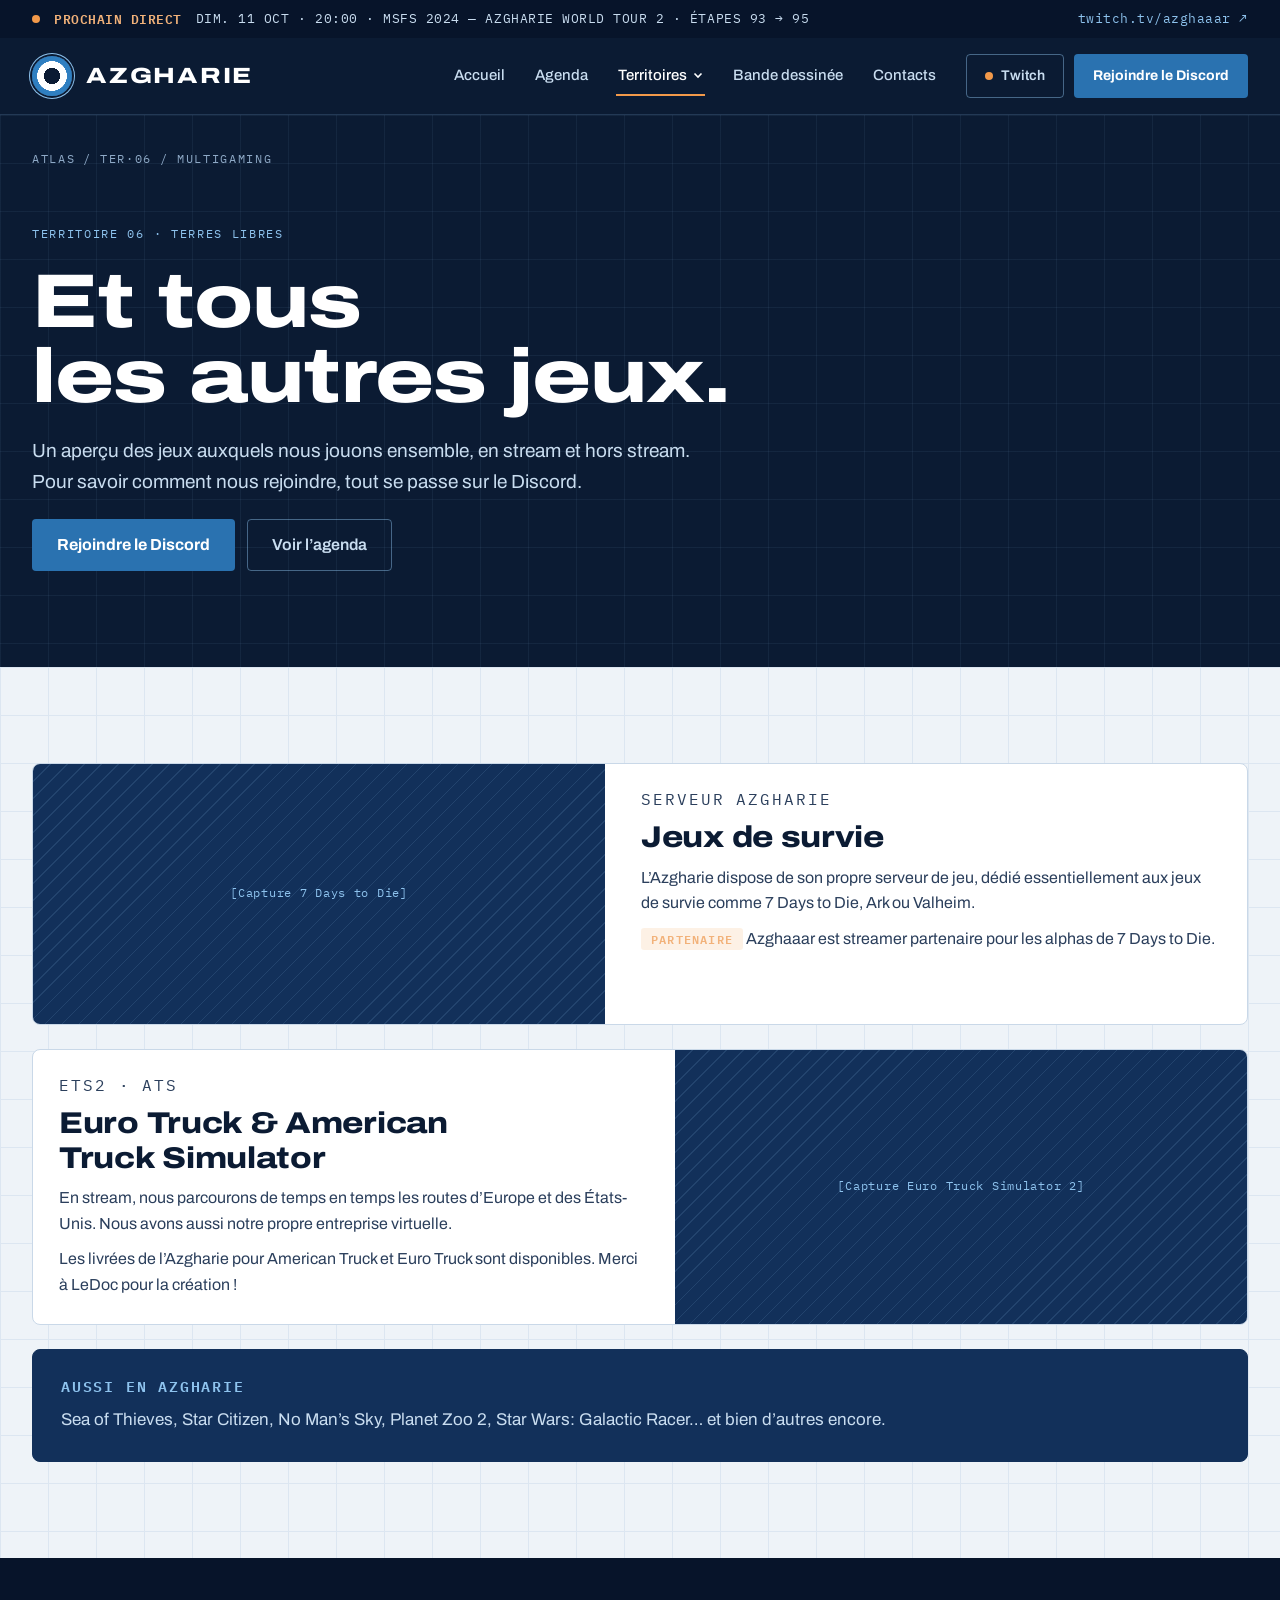
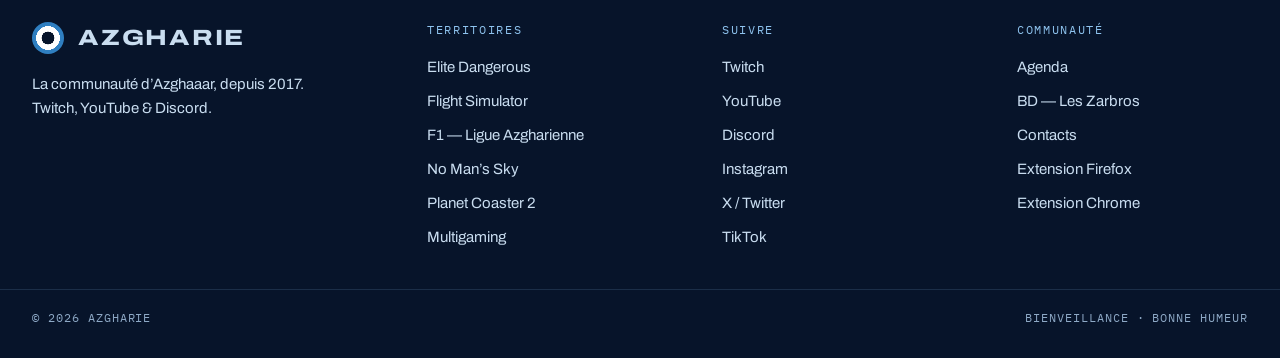
<file: multigaming.html>
<!doctype html>
<html lang="fr">
<head>
<meta charset="utf-8">
<meta name="viewport" content="width=device-width, initial-scale=1, viewport-fit=cover">
<title>Multigaming — Azgharie</title>
<meta name="description" content="Jeux de survie, simulation et plus : les autres jeux de l’Azgharie.">
<meta name="theme-color" content="#0B1B33">
<meta name="robots" content="noindex, nofollow">
<link rel="icon" href="assets/img/cocarde.svg" type="image/svg+xml">
<link rel="preconnect" href="https://fonts.googleapis.com">
<link rel="preconnect" href="https://fonts.gstatic.com" crossorigin>
<link rel="stylesheet" href="https://fonts.googleapis.com/css2?family=Archivo:ital,wdth,wght@0,62..125,300..900;1,62..125,300..900&amp;family=IBM+Plex+Mono:wght@400;500;600&amp;display=swap">
<link rel="stylesheet" href="assets/css/style.css">
</head>
<body>
<a class="skip-link" href="#contenu">Aller au contenu</a>

<div class="strip">
  <div class="wrap">
    <p class="strip__info"><span class="live-dot" aria-hidden="true"></span><span class="strip__label">PROCHAIN DIRECT</span><span>DIM. 11 OCT · 20:00 · MSFS 2024 — AZGHARIE WORLD TOUR 2 · ÉTAPES 93 → 95</span></p>
    <a href="https://www.twitch.tv/azghaaar" target="_blank" rel="noopener">twitch.tv/azghaaar ↗</a>
  </div>
</div>

<header class="site-header">
  <div class="wrap">
    <a class="brand" href="index.html" aria-label="Azgharie — accueil">
      <span class="cocarde" aria-hidden="true"></span>
      <span class="brand__name">AZGHARIE</span>
    </a>
    <button class="nav-toggle" type="button" aria-expanded="false" aria-controls="site-nav" aria-label="Ouvrir le menu"><svg viewBox="0 0 20 20" aria-hidden="true" fill="none" stroke="currentColor" stroke-width="1.8" stroke-linecap="round"><path d="M3 5.5h14M3 10h14M3 14.5h9"/></svg></button>
    <nav class="nav" id="site-nav" aria-label="Navigation principale">
      <ul class="nav__list">
        <li><a class="nav__link" href="index.html">Accueil</a></li>
        <li><a class="nav__link" href="agenda.html">Agenda</a></li>
        <li class="has-menu">
          <button class="nav__link is-current" type="button" data-menu-toggle aria-expanded="false" aria-controls="menu-territoires">Territoires <svg class="nav__chevron" viewBox="0 0 10 10" aria-hidden="true" fill="none" stroke="currentColor" stroke-width="1.6"><path d="M1.5 3.5 5 7l3.5-3.5"/></svg></button>
          <ul class="menu" id="menu-territoires" hidden>
<li><a href="elite-dangerous.html"><span class="menu__code">TER·01</span><span class="menu__name">Elite Dangerous</span><span class="menu__sub">Squadron · Lalande 10797</span></a></li>
<li><a href="flight-simulator.html"><span class="menu__code">TER·02</span><span class="menu__name">Flight Simulator</span><span class="menu__sub">World Tour 2 · Azgharie Airlines</span></a></li>
<li><a href="f1.html"><span class="menu__code">TER·03</span><span class="menu__name">F1 — Ligue Azgharienne</span><span class="menu__sub">Le vendredi à 20h</span></a></li>
<li><a href="no-mans-sky.html"><span class="menu__code">TER·04</span><span class="menu__name">No Man’s Sky</span><span class="menu__sub">Guilde · Continia, Euclide</span></a></li>
<li><a href="planet-coaster-2.html"><span class="menu__code">TER·05</span><span class="menu__name">Planet Coaster 2</span><span class="menu__sub">NexChesterLand</span></a></li>
<li><a href="multigaming.html" aria-current="page"><span class="menu__code">TER·06</span><span class="menu__name">Multigaming</span><span class="menu__sub">Survie, simulation & plus</span></a></li>
          </ul>
        </li>
        <li><a class="nav__link" href="elite-dangerous.html#zarbros">Bande dessinée</a></li>
        <li><a class="nav__link" href="contacts.html">Contacts</a></li>
      </ul>
      <div class="nav__actions">
        <a class="btn btn--ghost" href="https://www.twitch.tv/azghaaar" target="_blank" rel="noopener"><span class="live-dot" aria-hidden="true"></span>Twitch</a>
        <a class="btn btn--primary" href="https://discord.gg/azgharie" target="_blank" rel="noopener">Rejoindre le Discord</a>
      </div>
    </nav>
  </div>
</header>

<main id="contenu">

<section class="page-hero grid-night" aria-labelledby="titre-multi">
  
  <div class="wrap">
    <nav class="breadcrumb" aria-label="Fil d’Ariane"><a href="index.html#territoires">ATLAS</a><span aria-hidden="true">/</span><span>TER·06</span><span aria-hidden="true">/</span><span>MULTIGAMING</span></nav>
    <div class="page-hero__grid">
      <div class="page-hero__text">
        <p class="eyebrow">Territoire 06 · Terres libres</p>
        <h1 class="display h1" id="titre-multi">Et tous<br>les autres jeux.</h1>
        <p class="lead">Un aperçu des jeux auxquels nous jouons ensemble, en stream et hors stream. Pour savoir comment nous rejoindre, tout se passe sur le Discord.</p>
        <div class="btn-row"><a class="btn btn--primary btn--lg" href="https://discord.gg/azgharie" target="_blank" rel="noopener">Rejoindre le Discord</a><a class="btn btn--ghost btn--lg" href="agenda.html">Voir l’agenda</a></div>
      </div>
      
    </div>
  </div>
</section>

<section class="section grid-paper" aria-label="Les jeux">
  <div class="wrap" style="display:flex;flex-direction:column;gap:24px">
    <article class="territory territory--wide is-static" style="flex-direction:row;flex-wrap:wrap">
      <!-- IMAGE : capture 7 Days to Die -->
      <div class="ph" style="flex:1 1 360px;min-height:260px">[Capture 7 Days to Die]</div>
      <div class="territory__body" style="flex:1 1 420px;min-width:0">
        <p class="territory__meta"><span>SERVEUR AZGHARIE</span></p>
        <h2 class="display h3">Jeux de survie</h2>
        <p>L’Azgharie dispose de son propre serveur de jeu, dédié essentiellement aux jeux de survie comme 7 Days to Die, Ark ou Valheim.</p>
        <p><span class="pill-live">PARTENAIRE</span> Azghaaar est streamer partenaire pour les alphas de 7 Days to Die.</p>
      </div>
    </article>
    <article class="territory territory--wide is-static" style="flex-direction:row-reverse;flex-wrap:wrap">
      <!-- IMAGE : capture Euro Truck / American Truck -->
      <div class="ph" style="flex:1 1 360px;min-height:260px">[Capture Euro Truck Simulator 2]</div>
      <div class="territory__body" style="flex:1 1 420px;min-width:0">
        <p class="territory__meta"><span>ETS2 · ATS</span></p>
        <h2 class="display h3">Euro Truck &amp; American Truck Simulator</h2>
        <p>En stream, nous parcourons de temps en temps les routes d’Europe et des États-Unis. Nous avons aussi notre propre entreprise virtuelle.</p>
        <p>Les livrées de l’Azgharie pour American Truck et Euro Truck sont disponibles. Merci à LeDoc pour la création !</p>
      </div>
    </article>
    <div class="tile" style="background:var(--encre);border-color:var(--encre)">
      <p class="tile__mark">AUSSI EN AZGHARIE</p>
      <p style="font-size:17px">Sea of Thieves, Star Citizen, No Man’s Sky, Planet Zoo 2, Star Wars: Galactic Racer… et bien d’autres encore.</p>
    </div>
  </div>
</section>

</main>

<footer class="site-footer">
  <div class="wrap site-footer__grid">
    <div class="site-footer__brand">
      <a class="brand" href="index.html"><span class="cocarde" aria-hidden="true"></span><span class="brand__name">AZGHARIE</span></a>
      <p>La communauté d’Azghaaar, depuis 2017. Twitch, YouTube &amp; Discord.</p>
    </div>
    <div class="site-footer__col">
      <h2>TERRITOIRES</h2>
<a href="elite-dangerous.html">Elite Dangerous</a>
<a href="flight-simulator.html">Flight Simulator</a>
<a href="f1.html">F1 — Ligue Azgharienne</a>
<a href="no-mans-sky.html">No Man’s Sky</a>
<a href="planet-coaster-2.html">Planet Coaster 2</a>
<a href="multigaming.html">Multigaming</a>
    </div>
    <div class="site-footer__col">
      <h2>SUIVRE</h2>
      <a href="https://www.twitch.tv/azghaaar" target="_blank" rel="noopener">Twitch</a>
      <a href="https://www.youtube.com/@azghaaar" target="_blank" rel="noopener">YouTube</a>
      <a href="https://discord.gg/azgharie" target="_blank" rel="noopener">Discord</a>
      <a href="https://www.instagram.com/azghaaar/" target="_blank" rel="noopener">Instagram</a>
      <a href="https://twitter.com/AzghaaarGaming" target="_blank" rel="noopener">X / Twitter</a>
      <a href="https://www.tiktok.com/@azghaaar" target="_blank" rel="noopener">TikTok</a>
    </div>
    <div class="site-footer__col">
      <h2>COMMUNAUTÉ</h2>
      <a href="agenda.html">Agenda</a>
      <a href="elite-dangerous.html#zarbros">BD — Les Zarbros</a>
      <a href="contacts.html">Contacts</a>
      <a href="https://addons.mozilla.org/fr/firefox/addon/azghaaar-twitch/" target="_blank" rel="noopener">Extension Firefox</a>
      <a href="https://chrome.google.com/webstore/detail/azghaaar-twitch/cglokalcninalaelnfeonnijfehmpaop" target="_blank" rel="noopener">Extension Chrome</a>
    </div>
  </div>
  <div class="wrap site-footer__bottom">
    <span>© 2026 AZGHARIE</span><span>BIENVEILLANCE · BONNE HUMEUR</span>
  </div>
</footer>

<script src="assets/js/main.js"></script>
</body>
</html>
</file>
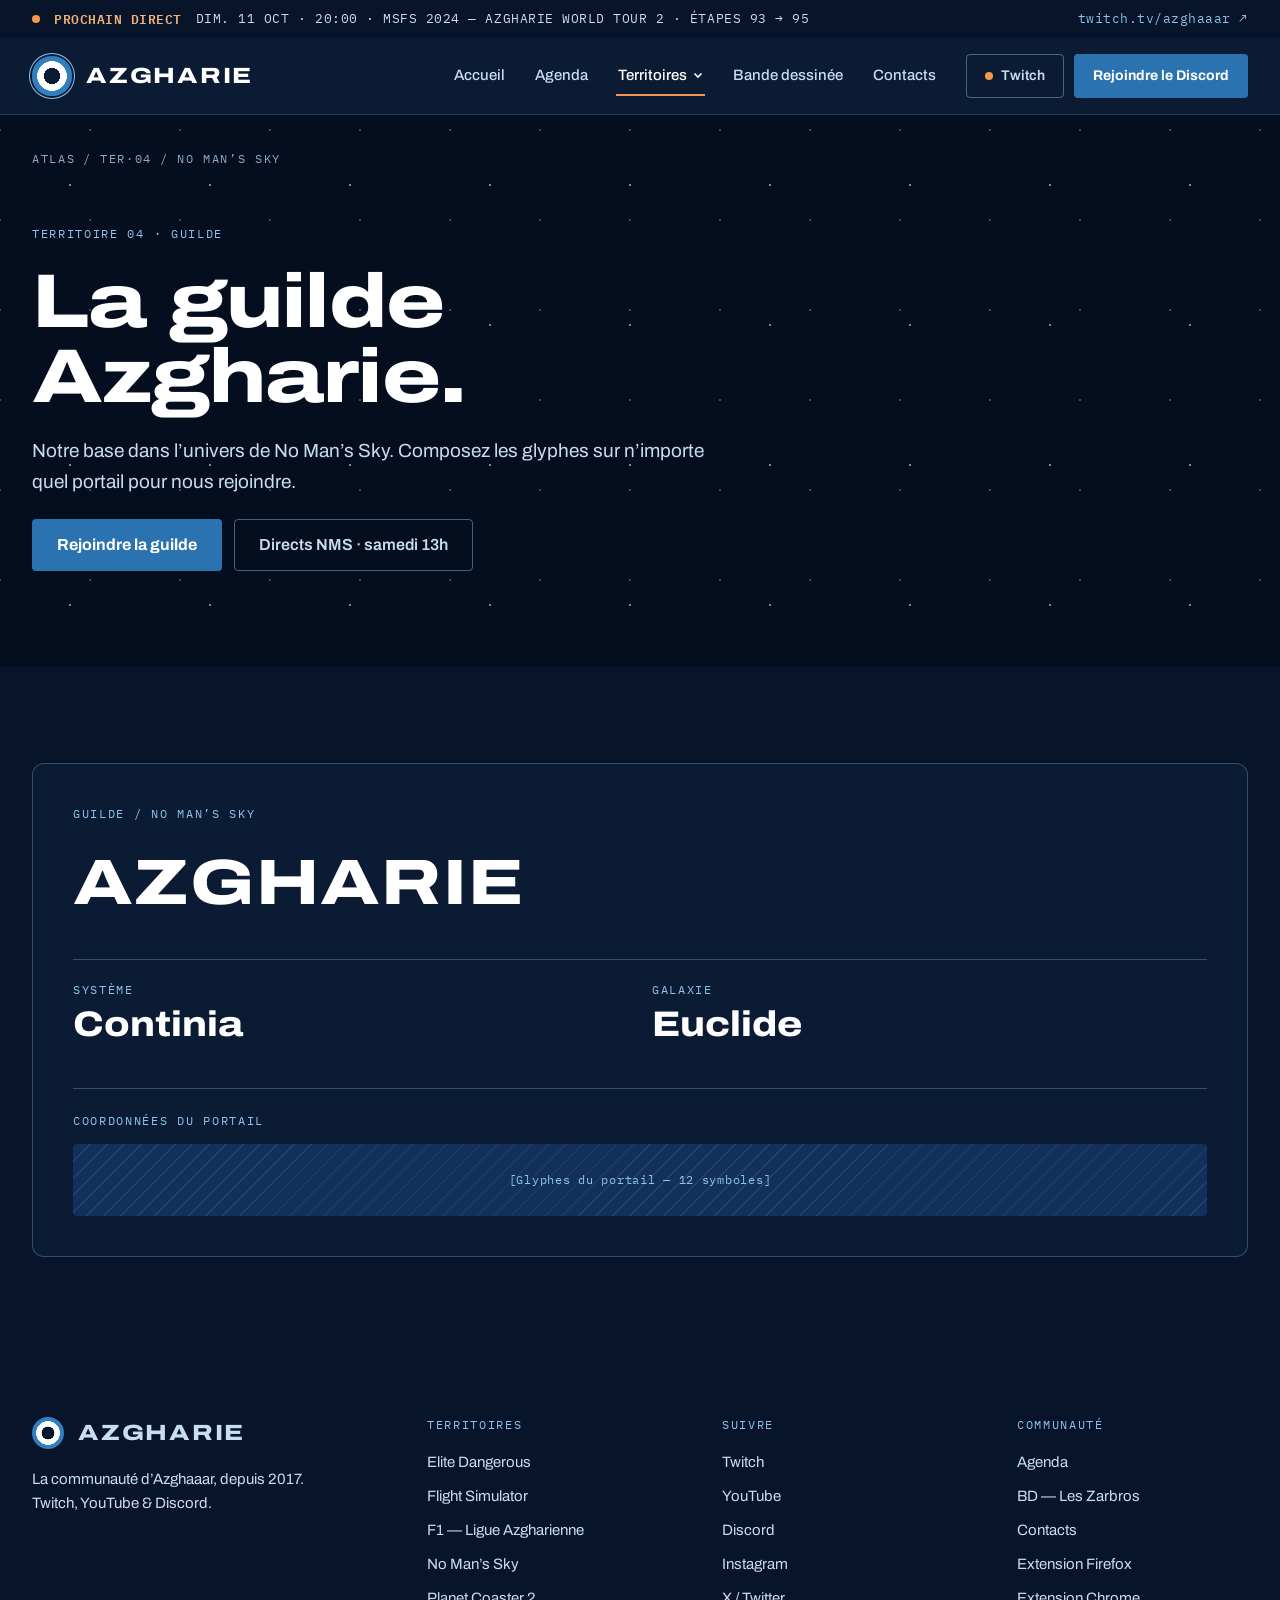
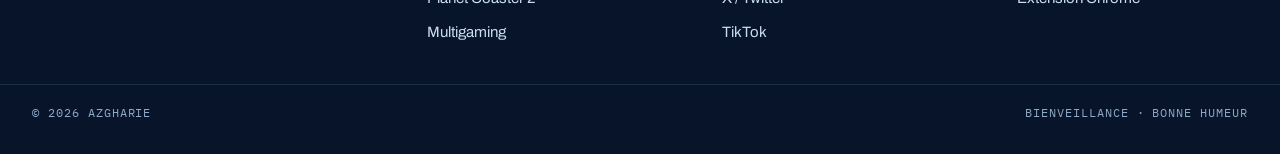
<file: no-mans-sky.html>
<!doctype html>
<html lang="fr">
<head>
<meta charset="utf-8">
<meta name="viewport" content="width=device-width, initial-scale=1, viewport-fit=cover">
<title>No Man’s Sky — Azgharie</title>
<meta name="description" content="La guilde Azgharie dans No Man’s Sky : système Continia, galaxie Euclide.">
<meta name="theme-color" content="#0B1B33">
<meta name="robots" content="noindex, nofollow">
<link rel="icon" href="assets/img/cocarde.svg" type="image/svg+xml">
<link rel="preconnect" href="https://fonts.googleapis.com">
<link rel="preconnect" href="https://fonts.gstatic.com" crossorigin>
<link rel="stylesheet" href="https://fonts.googleapis.com/css2?family=Archivo:ital,wdth,wght@0,62..125,300..900;1,62..125,300..900&amp;family=IBM+Plex+Mono:wght@400;500;600&amp;display=swap">
<link rel="stylesheet" href="assets/css/style.css">
</head>
<body>
<a class="skip-link" href="#contenu">Aller au contenu</a>

<div class="strip">
  <div class="wrap">
    <p class="strip__info"><span class="live-dot" aria-hidden="true"></span><span class="strip__label">PROCHAIN DIRECT</span><span>DIM. 11 OCT · 20:00 · MSFS 2024 — AZGHARIE WORLD TOUR 2 · ÉTAPES 93 → 95</span></p>
    <a href="https://www.twitch.tv/azghaaar" target="_blank" rel="noopener">twitch.tv/azghaaar ↗</a>
  </div>
</div>

<header class="site-header">
  <div class="wrap">
    <a class="brand" href="index.html" aria-label="Azgharie — accueil">
      <span class="cocarde" aria-hidden="true"></span>
      <span class="brand__name">AZGHARIE</span>
    </a>
    <button class="nav-toggle" type="button" aria-expanded="false" aria-controls="site-nav" aria-label="Ouvrir le menu"><svg viewBox="0 0 20 20" aria-hidden="true" fill="none" stroke="currentColor" stroke-width="1.8" stroke-linecap="round"><path d="M3 5.5h14M3 10h14M3 14.5h9"/></svg></button>
    <nav class="nav" id="site-nav" aria-label="Navigation principale">
      <ul class="nav__list">
        <li><a class="nav__link" href="index.html">Accueil</a></li>
        <li><a class="nav__link" href="agenda.html">Agenda</a></li>
        <li class="has-menu">
          <button class="nav__link is-current" type="button" data-menu-toggle aria-expanded="false" aria-controls="menu-territoires">Territoires <svg class="nav__chevron" viewBox="0 0 10 10" aria-hidden="true" fill="none" stroke="currentColor" stroke-width="1.6"><path d="M1.5 3.5 5 7l3.5-3.5"/></svg></button>
          <ul class="menu" id="menu-territoires" hidden>
<li><a href="elite-dangerous.html"><span class="menu__code">TER·01</span><span class="menu__name">Elite Dangerous</span><span class="menu__sub">Squadron · Lalande 10797</span></a></li>
<li><a href="flight-simulator.html"><span class="menu__code">TER·02</span><span class="menu__name">Flight Simulator</span><span class="menu__sub">World Tour 2 · Azgharie Airlines</span></a></li>
<li><a href="f1.html"><span class="menu__code">TER·03</span><span class="menu__name">F1 — Ligue Azgharienne</span><span class="menu__sub">Le vendredi à 20h</span></a></li>
<li><a href="no-mans-sky.html" aria-current="page"><span class="menu__code">TER·04</span><span class="menu__name">No Man’s Sky</span><span class="menu__sub">Guilde · Continia, Euclide</span></a></li>
<li><a href="planet-coaster-2.html"><span class="menu__code">TER·05</span><span class="menu__name">Planet Coaster 2</span><span class="menu__sub">NexChesterLand</span></a></li>
<li><a href="multigaming.html"><span class="menu__code">TER·06</span><span class="menu__name">Multigaming</span><span class="menu__sub">Survie, simulation & plus</span></a></li>
          </ul>
        </li>
        <li><a class="nav__link" href="elite-dangerous.html#zarbros">Bande dessinée</a></li>
        <li><a class="nav__link" href="contacts.html">Contacts</a></li>
      </ul>
      <div class="nav__actions">
        <a class="btn btn--ghost" href="https://www.twitch.tv/azghaaar" target="_blank" rel="noopener"><span class="live-dot" aria-hidden="true"></span>Twitch</a>
        <a class="btn btn--primary" href="https://discord.gg/azgharie" target="_blank" rel="noopener">Rejoindre le Discord</a>
      </div>
    </nav>
  </div>
</header>

<main id="contenu">

<section class="page-hero stars" aria-labelledby="titre-nms">
  
  <div class="wrap">
    <nav class="breadcrumb" aria-label="Fil d’Ariane"><a href="index.html#territoires">ATLAS</a><span aria-hidden="true">/</span><span>TER·04</span><span aria-hidden="true">/</span><span>NO MAN’S SKY</span></nav>
    <div class="page-hero__grid">
      <div class="page-hero__text">
        <p class="eyebrow">Territoire 04 · Guilde</p>
        <h1 class="display h1" id="titre-nms">La guilde<br>Azgharie.</h1>
        <p class="lead">Notre base dans l’univers de No Man’s Sky. Composez les glyphes sur n’importe quel portail pour nous rejoindre.</p>
        <div class="btn-row"><a class="btn btn--primary btn--lg" href="https://discord.gg/azgharie" target="_blank" rel="noopener">Rejoindre la guilde</a><a class="btn btn--ghost btn--lg" href="agenda.html">Directs NMS · samedi 13h</a></div>
      </div>
      
    </div>
  </div>
</section>

<section class="section section--deep" aria-labelledby="titre-guilde">
  <div class="wrap">
    <div class="guild">
      <p class="eyebrow">Guilde / No Man’s Sky</p>
      <h2 class="guild__name" id="titre-guilde">AZGHARIE</h2>
      <dl class="guild__row">
        <div><dt>SYSTÈME</dt><dd>Continia</dd></div>
        <div><dt>GALAXIE</dt><dd>Euclide</dd></div>
      </dl>
      <div class="guild__glyphs">
        <p class="eyebrow">Coordonnées du portail</p>
        <!-- IMAGE : glyphes du portail (reprendre l'image actuelle de la page NMS) -->
        <div class="ph">[Glyphes du portail — 12 symboles]</div>
      </div>
    </div>
  </div>
</section>

</main>

<footer class="site-footer">
  <div class="wrap site-footer__grid">
    <div class="site-footer__brand">
      <a class="brand" href="index.html"><span class="cocarde" aria-hidden="true"></span><span class="brand__name">AZGHARIE</span></a>
      <p>La communauté d’Azghaaar, depuis 2017. Twitch, YouTube &amp; Discord.</p>
    </div>
    <div class="site-footer__col">
      <h2>TERRITOIRES</h2>
<a href="elite-dangerous.html">Elite Dangerous</a>
<a href="flight-simulator.html">Flight Simulator</a>
<a href="f1.html">F1 — Ligue Azgharienne</a>
<a href="no-mans-sky.html">No Man’s Sky</a>
<a href="planet-coaster-2.html">Planet Coaster 2</a>
<a href="multigaming.html">Multigaming</a>
    </div>
    <div class="site-footer__col">
      <h2>SUIVRE</h2>
      <a href="https://www.twitch.tv/azghaaar" target="_blank" rel="noopener">Twitch</a>
      <a href="https://www.youtube.com/@azghaaar" target="_blank" rel="noopener">YouTube</a>
      <a href="https://discord.gg/azgharie" target="_blank" rel="noopener">Discord</a>
      <a href="https://www.instagram.com/azghaaar/" target="_blank" rel="noopener">Instagram</a>
      <a href="https://twitter.com/AzghaaarGaming" target="_blank" rel="noopener">X / Twitter</a>
      <a href="https://www.tiktok.com/@azghaaar" target="_blank" rel="noopener">TikTok</a>
    </div>
    <div class="site-footer__col">
      <h2>COMMUNAUTÉ</h2>
      <a href="agenda.html">Agenda</a>
      <a href="elite-dangerous.html#zarbros">BD — Les Zarbros</a>
      <a href="contacts.html">Contacts</a>
      <a href="https://addons.mozilla.org/fr/firefox/addon/azghaaar-twitch/" target="_blank" rel="noopener">Extension Firefox</a>
      <a href="https://chrome.google.com/webstore/detail/azghaaar-twitch/cglokalcninalaelnfeonnijfehmpaop" target="_blank" rel="noopener">Extension Chrome</a>
    </div>
  </div>
  <div class="wrap site-footer__bottom">
    <span>© 2026 AZGHARIE</span><span>BIENVEILLANCE · BONNE HUMEUR</span>
  </div>
</footer>

<script src="assets/js/main.js"></script>
</body>
</html>
</file>
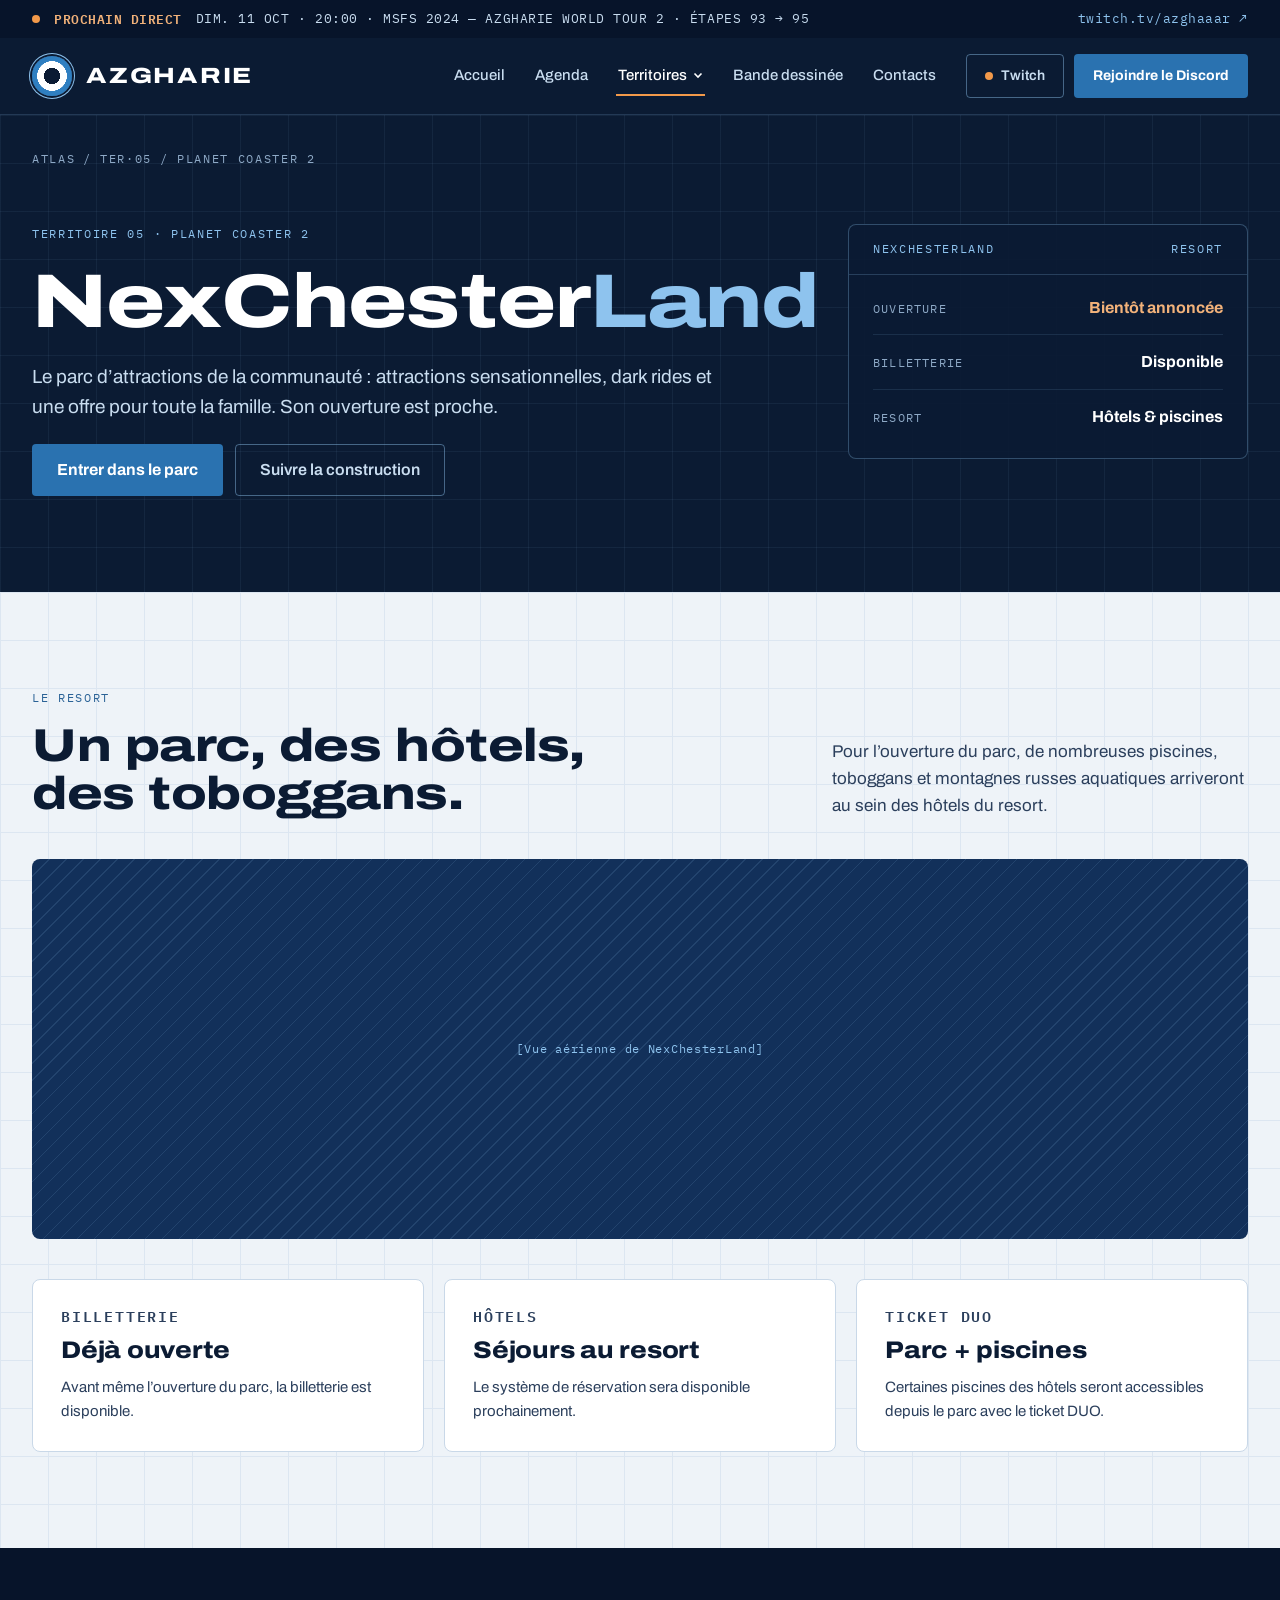
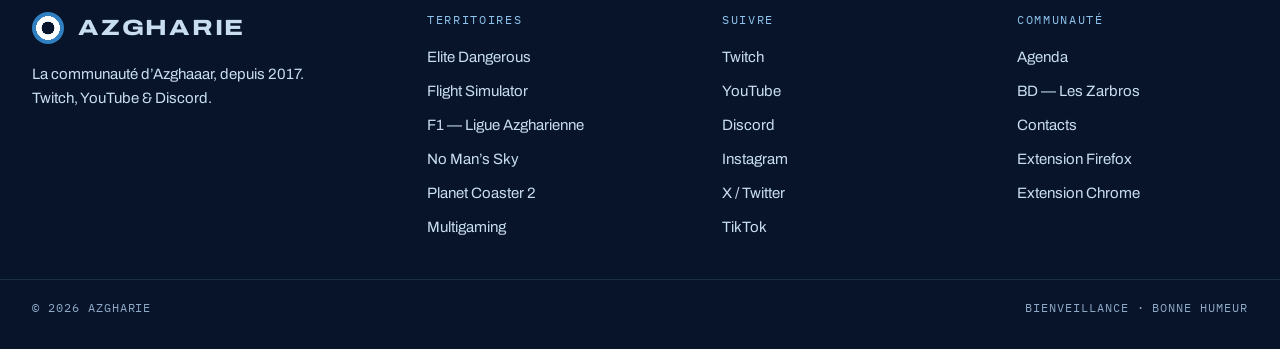
<file: planet-coaster-2.html>
<!doctype html>
<html lang="fr">
<head>
<meta charset="utf-8">
<meta name="viewport" content="width=device-width, initial-scale=1, viewport-fit=cover">
<title>Planet Coaster 2 — NexChesterLand</title>
<meta name="description" content="NexChesterLand, le parc d’attractions de l’Azgharie sur Planet Coaster 2.">
<meta name="theme-color" content="#0B1B33">
<meta name="robots" content="noindex, nofollow">
<link rel="icon" href="assets/img/cocarde.svg" type="image/svg+xml">
<link rel="preconnect" href="https://fonts.googleapis.com">
<link rel="preconnect" href="https://fonts.gstatic.com" crossorigin>
<link rel="stylesheet" href="https://fonts.googleapis.com/css2?family=Archivo:ital,wdth,wght@0,62..125,300..900;1,62..125,300..900&amp;family=IBM+Plex+Mono:wght@400;500;600&amp;display=swap">
<link rel="stylesheet" href="assets/css/style.css">
</head>
<body>
<a class="skip-link" href="#contenu">Aller au contenu</a>

<div class="strip">
  <div class="wrap">
    <p class="strip__info"><span class="live-dot" aria-hidden="true"></span><span class="strip__label">PROCHAIN DIRECT</span><span>DIM. 11 OCT · 20:00 · MSFS 2024 — AZGHARIE WORLD TOUR 2 · ÉTAPES 93 → 95</span></p>
    <a href="https://www.twitch.tv/azghaaar" target="_blank" rel="noopener">twitch.tv/azghaaar ↗</a>
  </div>
</div>

<header class="site-header">
  <div class="wrap">
    <a class="brand" href="index.html" aria-label="Azgharie — accueil">
      <span class="cocarde" aria-hidden="true"></span>
      <span class="brand__name">AZGHARIE</span>
    </a>
    <button class="nav-toggle" type="button" aria-expanded="false" aria-controls="site-nav" aria-label="Ouvrir le menu"><svg viewBox="0 0 20 20" aria-hidden="true" fill="none" stroke="currentColor" stroke-width="1.8" stroke-linecap="round"><path d="M3 5.5h14M3 10h14M3 14.5h9"/></svg></button>
    <nav class="nav" id="site-nav" aria-label="Navigation principale">
      <ul class="nav__list">
        <li><a class="nav__link" href="index.html">Accueil</a></li>
        <li><a class="nav__link" href="agenda.html">Agenda</a></li>
        <li class="has-menu">
          <button class="nav__link is-current" type="button" data-menu-toggle aria-expanded="false" aria-controls="menu-territoires">Territoires <svg class="nav__chevron" viewBox="0 0 10 10" aria-hidden="true" fill="none" stroke="currentColor" stroke-width="1.6"><path d="M1.5 3.5 5 7l3.5-3.5"/></svg></button>
          <ul class="menu" id="menu-territoires" hidden>
<li><a href="elite-dangerous.html"><span class="menu__code">TER·01</span><span class="menu__name">Elite Dangerous</span><span class="menu__sub">Squadron · Lalande 10797</span></a></li>
<li><a href="flight-simulator.html"><span class="menu__code">TER·02</span><span class="menu__name">Flight Simulator</span><span class="menu__sub">World Tour 2 · Azgharie Airlines</span></a></li>
<li><a href="f1.html"><span class="menu__code">TER·03</span><span class="menu__name">F1 — Ligue Azgharienne</span><span class="menu__sub">Le vendredi à 20h</span></a></li>
<li><a href="no-mans-sky.html"><span class="menu__code">TER·04</span><span class="menu__name">No Man’s Sky</span><span class="menu__sub">Guilde · Continia, Euclide</span></a></li>
<li><a href="planet-coaster-2.html" aria-current="page"><span class="menu__code">TER·05</span><span class="menu__name">Planet Coaster 2</span><span class="menu__sub">NexChesterLand</span></a></li>
<li><a href="multigaming.html"><span class="menu__code">TER·06</span><span class="menu__name">Multigaming</span><span class="menu__sub">Survie, simulation & plus</span></a></li>
          </ul>
        </li>
        <li><a class="nav__link" href="elite-dangerous.html#zarbros">Bande dessinée</a></li>
        <li><a class="nav__link" href="contacts.html">Contacts</a></li>
      </ul>
      <div class="nav__actions">
        <a class="btn btn--ghost" href="https://www.twitch.tv/azghaaar" target="_blank" rel="noopener"><span class="live-dot" aria-hidden="true"></span>Twitch</a>
        <a class="btn btn--primary" href="https://discord.gg/azgharie" target="_blank" rel="noopener">Rejoindre le Discord</a>
      </div>
    </nav>
  </div>
</header>

<main id="contenu">

<section class="page-hero grid-night" aria-labelledby="titre-pc2">
  
  <div class="wrap">
    <nav class="breadcrumb" aria-label="Fil d’Ariane"><a href="index.html#territoires">ATLAS</a><span aria-hidden="true">/</span><span>TER·05</span><span aria-hidden="true">/</span><span>PLANET COASTER 2</span></nav>
    <div class="page-hero__grid">
      <div class="page-hero__text">
        <p class="eyebrow">Territoire 05 · Planet Coaster 2</p>
        <h1 class="display h1" id="titre-pc2">NexChester<span class="accent">Land</span></h1>
        <p class="lead">Le parc d’attractions de la communauté : attractions sensationnelles, dark rides et une offre pour toute la famille. Son ouverture est proche.</p>
        <div class="btn-row"><a class="btn btn--primary btn--lg" href="https://www.azgharie.net/nexchesterland/">Entrer dans le parc</a><a class="btn btn--ghost btn--lg" href="https://www.twitch.tv/azghaaar" target="_blank" rel="noopener">Suivre la construction</a></div>
      </div>
      <div class="factsheet">
        <p class="factsheet__head"><span>NEXCHESTERLAND</span><span>RESORT</span></p>
        <dl>
<div><dt>Ouverture</dt><dd class="is-signal">Bientôt annoncée</dd></div>
<div><dt>Billetterie</dt><dd>Disponible</dd></div>
<div><dt>Resort</dt><dd>Hôtels &amp; piscines</dd></div>
        </dl>
      </div>
    </div>
  </div>
</section>

<section class="section grid-paper" aria-labelledby="titre-parc">
  <div class="wrap" style="display:flex;flex-direction:column;gap:40px">
    <div class="section-head" style="margin:0">
      <div>
        <p class="eyebrow">Le resort</p>
        <h2 class="display h2" id="titre-parc">Un parc, des hôtels, des toboggans.</h2>
      </div>
      <p class="lead">Pour l’ouverture du parc, de nombreuses piscines, toboggans et montagnes russes aquatiques arriveront au sein des hôtels du resort.</p>
    </div>
    <!-- IMAGE : vue aérienne du parc (reprendre le visuel actuel) -->
    <div class="ph" style="min-height:380px;border-radius:var(--radius)">[Vue aérienne de NexChesterLand]</div>
    <ul class="tiles">
      <li class="tile"><p class="tile__mark">BILLETTERIE</p><h3 class="display h4">Déjà ouverte</h3><p>Avant même l’ouverture du parc, la billetterie est disponible.</p></li>
      <li class="tile"><p class="tile__mark">HÔTELS</p><h3 class="display h4">Séjours au resort</h3><p>Le système de réservation sera disponible prochainement.</p></li>
      <li class="tile"><p class="tile__mark">TICKET DUO</p><h3 class="display h4">Parc + piscines</h3><p>Certaines piscines des hôtels seront accessibles depuis le parc avec le ticket DUO.</p></li>
    </ul>
  </div>
</section>

</main>

<footer class="site-footer">
  <div class="wrap site-footer__grid">
    <div class="site-footer__brand">
      <a class="brand" href="index.html"><span class="cocarde" aria-hidden="true"></span><span class="brand__name">AZGHARIE</span></a>
      <p>La communauté d’Azghaaar, depuis 2017. Twitch, YouTube &amp; Discord.</p>
    </div>
    <div class="site-footer__col">
      <h2>TERRITOIRES</h2>
<a href="elite-dangerous.html">Elite Dangerous</a>
<a href="flight-simulator.html">Flight Simulator</a>
<a href="f1.html">F1 — Ligue Azgharienne</a>
<a href="no-mans-sky.html">No Man’s Sky</a>
<a href="planet-coaster-2.html">Planet Coaster 2</a>
<a href="multigaming.html">Multigaming</a>
    </div>
    <div class="site-footer__col">
      <h2>SUIVRE</h2>
      <a href="https://www.twitch.tv/azghaaar" target="_blank" rel="noopener">Twitch</a>
      <a href="https://www.youtube.com/@azghaaar" target="_blank" rel="noopener">YouTube</a>
      <a href="https://discord.gg/azgharie" target="_blank" rel="noopener">Discord</a>
      <a href="https://www.instagram.com/azghaaar/" target="_blank" rel="noopener">Instagram</a>
      <a href="https://twitter.com/AzghaaarGaming" target="_blank" rel="noopener">X / Twitter</a>
      <a href="https://www.tiktok.com/@azghaaar" target="_blank" rel="noopener">TikTok</a>
    </div>
    <div class="site-footer__col">
      <h2>COMMUNAUTÉ</h2>
      <a href="agenda.html">Agenda</a>
      <a href="elite-dangerous.html#zarbros">BD — Les Zarbros</a>
      <a href="contacts.html">Contacts</a>
      <a href="https://addons.mozilla.org/fr/firefox/addon/azghaaar-twitch/" target="_blank" rel="noopener">Extension Firefox</a>
      <a href="https://chrome.google.com/webstore/detail/azghaaar-twitch/cglokalcninalaelnfeonnijfehmpaop" target="_blank" rel="noopener">Extension Chrome</a>
    </div>
  </div>
  <div class="wrap site-footer__bottom">
    <span>© 2026 AZGHARIE</span><span>BIENVEILLANCE · BONNE HUMEUR</span>
  </div>
</footer>

<script src="assets/js/main.js"></script>
</body>
</html>
</file>
<file: assets/css/style.css>
/* ==========================================================================
   AZGHARIE — L'Atlas d'Azgharie
   Feuille de style unique. Aucune dépendance hormis Google Fonts.
   Concept : l'Azgharie traitée comme un pays — carte quadrillée,
   territoires codés, passeport, tableau des départs.
   ========================================================================== */

/* ---------- 1. Jetons de design ---------- */
:root {
  /* Bleus (du plus sombre au plus clair) */
  --espace: #050E1F;        /* fonds « spatiaux » (Elite, NMS) */
  --nuit-profonde: #07142A; /* bandeau, pied de page, tableaux */
  --nuit: #0B1B33;          /* fond sombre principal, texte sur clair */
  --encre: #12305A;         /* panneaux, en-têtes */
  --azur-fonce: #1F5F96;    /* survol des boutons */
  --azur: #2A72B0;          /* boutons, liens — bleu du logo */
  --azur-vif: #2F7FC1;      /* filets, cocarde */
  --ciel: #8EC3EE;          /* accents sur fond sombre */
  --brume: #C9DDF0;         /* texte secondaire sur fond sombre */
  --passeport: #E3EDF7;     /* cartes claires sur fond sombre */
  --papier: #EEF3F8;        /* fond clair */
  --grille: #DCE6F1;        /* quadrillage de carte */
  --trait: #C9D8E8;         /* bordures */
  --blanc: #FFFFFF;

  /* Textes */
  --texte: #0B1B33;
  --texte-2: #2B3F5C;
  --label: #2A6296;         /* étiquettes mono sur fond clair */
  --label-sombre: #8EA9C6;  /* étiquettes mono discrètes sur fond sombre */

  /* Signal : réservé au « en direct » et à l'état actif */
  --signal: #F2994A;
  --signal-clair: #F2B27A;

  /* Typographies */
  --f-display: "Archivo", "Arial Narrow", system-ui, sans-serif;
  --f-body: "Archivo", system-ui, -apple-system, "Segoe UI", sans-serif;
  --f-mono: "IBM Plex Mono", ui-monospace, "SFMono-Regular", Menlo, monospace;

  /* Échelle typographique */
  --t-xs: 0.75rem;     /* 12 */
  --t-s: 0.875rem;     /* 14 */
  --t-m: 1rem;         /* 16 */
  --t-l: 1.1875rem;    /* 19 */
  --t-xl: 1.5rem;      /* 24 */
  --t-2xl: clamp(1.75rem, 1.2rem + 1.6vw, 1.875rem);
  --t-3xl: clamp(2rem, 1.3rem + 2.6vw, 2.875rem);
  --t-4xl: clamp(2.75rem, 1.6rem + 4.4vw, 4.75rem);

  /* Mise en page */
  --max: 1280px;
  --gutter: clamp(16px, 4vw, 32px);
  --section-y: clamp(56px, 8vw, 96px);
  --radius: 8px;
  --radius-s: 4px;
  --grid-size: 48px;
  --header-h: 77px;

  color-scheme: light;
}

/* ---------- 2. Base ---------- */
*, *::before, *::after { box-sizing: border-box; }
html { -webkit-text-size-adjust: 100%; scroll-behavior: smooth; }
body {
  margin: 0;
  font-family: var(--f-body);
  font-size: var(--t-m);
  line-height: 1.6;
  color: var(--texte);
  background: var(--papier);
  -webkit-font-smoothing: antialiased;
}
img { max-width: 100%; height: auto; display: block; }
a { color: var(--azur); }
a:hover { color: var(--nuit); }
h1, h2, h3 { text-wrap: balance; margin: 0; }
p { margin: 0; }
ul { margin: 0; padding: 0; list-style: none; }
:focus-visible { outline: 2px solid var(--signal); outline-offset: 3px; border-radius: 2px; }
.sr-only {
  position: absolute; width: 1px; height: 1px; padding: 0; margin: -1px;
  overflow: hidden; clip: rect(0 0 0 0); white-space: nowrap; border: 0;
}
.skip-link {
  position: absolute; left: 16px; top: -60px; z-index: 100;
  background: var(--signal); color: var(--nuit); padding: 10px 16px;
  font-weight: 700; border-radius: var(--radius-s); text-decoration: none;
}
.skip-link:focus { top: 12px; }

.wrap { max-width: var(--max); margin-inline: auto; padding-inline: var(--gutter); }
.mono { font-family: var(--f-mono); }
.tabular { font-variant-numeric: tabular-nums; }

/* ---------- 3. Typographie ---------- */
.eyebrow {
  font-family: var(--f-mono);
  font-size: var(--t-xs);
  letter-spacing: 0.14em;
  text-transform: uppercase;
  color: var(--label);
  display: flex; align-items: center; gap: 14px;
}
.eyebrow--rule::before { content: ""; width: 32px; height: 1px; background: currentColor; }
.display {
  font-family: var(--f-display);
  font-stretch: 125%;
  font-weight: 800;
  line-height: 1.02;
  letter-spacing: -0.01em;
}
.h1 { font-size: var(--t-4xl); line-height: 0.98; }
.h2 { font-size: var(--t-3xl); line-height: 1.06; }
.h3 { font-size: var(--t-2xl); font-stretch: 115%; line-height: 1.15; }
.h4 { font-size: var(--t-xl); font-stretch: 112%; line-height: 1.2; }
.lead { font-size: var(--t-l); line-height: 1.6; max-width: 36em; color: var(--texte-2); }
.prose { max-width: 38em; color: var(--texte-2); line-height: 1.7; }
.prose > * + * { margin-top: 1em; }
.accent { color: var(--ciel); }

/* ---------- 4. Boutons & liens ---------- */
.btn {
  display: inline-flex; align-items: center; justify-content: center; gap: 8px;
  min-height: 44px; padding: 0 18px;
  font: 700 var(--t-s)/1 var(--f-body);
  text-decoration: none; border-radius: var(--radius-s);
  border: 1px solid transparent; cursor: pointer;
  transition: transform .2s ease, background-color .2s ease, color .2s ease, border-color .2s ease;
}
.btn:hover { transform: translateY(-1px); }
.btn--lg { min-height: 52px; padding: 0 24px; font-size: var(--t-m); }
.btn--primary { background: var(--azur); color: var(--blanc); }
.btn--primary:hover { background: var(--azur-fonce); color: var(--blanc); }
.btn--ghost { border-color: rgba(142, 195, 238, .45); color: var(--brume); background: transparent; font-weight: 600; }
.btn--ghost:hover { background: rgba(142, 195, 238, .12); color: var(--blanc); }
.btn--outline { border-color: var(--trait); color: var(--nuit); background: var(--blanc); font-weight: 600; }
.btn--outline:hover { border-color: var(--azur); color: var(--azur); }
.btn-row { display: flex; flex-wrap: wrap; gap: 12px; }

.link-arrow { font-weight: 700; text-decoration: none; }
.link-arrow:hover { text-decoration: underline; text-underline-offset: 3px; }

.live-dot {
  width: 8px; height: 8px; border-radius: 50%;
  background: var(--signal); display: inline-block; flex-shrink: 0;
  animation: pulse 2.4s ease-in-out infinite;
}
@keyframes pulse { 0%, 100% { opacity: 1; } 50% { opacity: .35; } }

.tag {
  display: inline-block; min-width: 48px; text-align: center;
  padding: 4px 8px; border: 1px solid var(--azur-vif); border-radius: 3px;
  font: 600 var(--t-xs)/1.2 var(--f-mono); letter-spacing: 0.1em; color: var(--ciel);
}
.tag--light { color: var(--label); border-color: var(--trait); background: var(--blanc); }
.pill-live {
  display: inline-flex; align-items: center; gap: 8px;
  padding: 4px 10px; border-radius: 3px;
  background: rgba(242, 153, 74, .14); color: var(--signal-clair);
  font: 600 var(--t-xs)/1.2 var(--f-mono); letter-spacing: 0.1em;
}

/* ---------- 5. Cocarde (emblème) ---------- */
.cocarde {
  --size: 40px;
  width: var(--size); height: var(--size); border-radius: 50%;
  background: radial-gradient(circle, var(--nuit) 0 28%, var(--blanc) 29% 52%, var(--azur-vif) 53% 100%);
  box-shadow: 0 0 0 2px var(--nuit), 0 0 0 3px var(--ciel);
  display: inline-block; flex-shrink: 0;
}

/* ---------- 6. Bandeau « prochain direct » ---------- */
.strip { background: var(--nuit-profonde); color: var(--brume); font: 400 13px/1.4 var(--f-mono); letter-spacing: 0.04em; }
.strip .wrap { display: flex; flex-wrap: wrap; gap: 6px 20px; align-items: center; justify-content: space-between; padding-block: 10px; }
.strip__info { display: flex; flex-wrap: wrap; gap: 6px 14px; align-items: center; }
.strip__label { color: var(--signal-clair); font-weight: 600; }
.strip a { color: var(--ciel); text-decoration: none; }
.strip a:hover { color: var(--blanc); }

/* ---------- 7. En-tête & navigation ---------- */
.site-header {
  position: sticky; top: env(safe-area-inset-top, 0px); z-index: 50;
  background: var(--nuit); border-bottom: 1px solid rgba(142, 195, 238, .18);
}
.site-header .wrap { display: flex; align-items: center; justify-content: space-between; gap: 16px 28px; padding-block: 16px; }
.brand { display: flex; align-items: center; gap: 14px; color: var(--blanc); text-decoration: none; }
.brand:hover { color: var(--blanc); }
.brand__name { font: 800 22px/1 var(--f-display); font-stretch: 125%; letter-spacing: 0.08em; }

.nav { display: flex; align-items: center; gap: 28px; }
.nav__list { display: flex; align-items: center; gap: 26px; }
.nav__link {
  display: inline-flex; align-items: center; gap: 6px;
  padding: 10px 2px; border: 0; border-bottom: 2px solid transparent; background: none;
  color: var(--brume); font: 500 15px/1.2 var(--f-body); text-decoration: none; cursor: pointer;
  transition: color .2s ease, border-color .2s ease;
}
.nav__link:hover { color: var(--blanc); border-bottom-color: var(--ciel); }
.nav__link[aria-current="page"], .nav__link.is-current { color: var(--blanc); border-bottom-color: var(--signal); }
.nav__chevron { width: 10px; height: 10px; transition: transform .2s ease; }
.nav__link[aria-expanded="true"] .nav__chevron { transform: rotate(180deg); }
.nav__actions { display: flex; align-items: center; gap: 10px; }

.has-menu { position: relative; }
.menu {
  position: absolute; top: calc(100% + 10px); left: -20px; min-width: 300px;
  background: var(--nuit-profonde); border: 1px solid rgba(142, 195, 238, .22);
  border-radius: var(--radius); padding: 8px; box-shadow: 0 18px 40px rgba(0, 0, 0, .35);
}
.menu a {
  display: grid; grid-template-columns: 56px 1fr; gap: 2px 12px; align-items: baseline;
  padding: 10px 12px; border-radius: var(--radius-s); text-decoration: none; color: var(--blanc);
}
.menu a:hover, .menu a[aria-current="page"] { background: rgba(142, 195, 238, .1); color: var(--blanc); }
.menu__code { font: 600 11px/1.4 var(--f-mono); letter-spacing: 0.1em; color: var(--ciel); grid-row: span 2; }
.menu__name { font-weight: 700; font-size: 15px; }
.menu__sub { grid-column: 2; font-size: 13px; color: var(--label-sombre); }

.nav-toggle {
  display: none; width: 44px; height: 44px; border-radius: var(--radius-s);
  border: 1px solid rgba(142, 195, 238, .4); background: transparent; color: var(--brume);
  align-items: center; justify-content: center; cursor: pointer;
}
.nav-toggle svg { width: 20px; height: 20px; }

@media (max-width: 1080px) {
  .nav-toggle { display: inline-flex; }
  .nav {
    position: absolute; left: 0; right: 0; top: 100%;
    flex-direction: column; align-items: stretch; gap: 20px;
    background: var(--nuit); border-bottom: 1px solid rgba(142, 195, 238, .18);
    padding: 12px var(--gutter) 24px; max-height: calc(100vh - var(--header-h)); overflow-y: auto;
  }
  .nav:not(.is-open) { display: none; }
  .nav__list { flex-direction: column; align-items: stretch; gap: 0; }
  .nav__link { width: 100%; min-height: 48px; justify-content: space-between; border-bottom: 1px solid rgba(142, 195, 238, .12); font-size: 17px; }
  .nav__link:hover { border-bottom-color: rgba(142, 195, 238, .12); }
  .nav__link[aria-current="page"] { border-bottom-color: rgba(142, 195, 238, .12); box-shadow: inset 3px 0 0 var(--signal); padding-left: 12px; }
  .menu { position: static; min-width: 0; box-shadow: none; margin: 6px 0 10px; }
  .nav__actions .btn { flex: 1; }
}

/* ---------- 8. Sections ---------- */
.section { padding-block: var(--section-y); }
.section--dark { background: var(--nuit); color: var(--blanc); }
.section--deep { background: var(--nuit-profonde); color: var(--blanc); }
.section--white { background: var(--blanc); border-top: 1px solid var(--trait); }
.section--paper { background: var(--papier); }
.section--azur { background: var(--azur); color: var(--blanc); }
.section--dark .eyebrow, .section--deep .eyebrow, .hero .eyebrow, .page-hero .eyebrow { color: var(--ciel); }
.section--azur .eyebrow { color: #DCEBF8; }
.section--dark .lead, .section--dark .prose, .section--deep .lead, .section--deep .prose { color: var(--brume); }

/* Quadrillage de carte */
.grid-paper {
  background-color: var(--papier);
  background-image: linear-gradient(var(--grille) 1px, transparent 1px), linear-gradient(90deg, var(--grille) 1px, transparent 1px);
  background-size: var(--grid-size) var(--grid-size);
}
.grid-night {
  background-color: var(--nuit);
  background-image: linear-gradient(rgba(142, 195, 238, .07) 1px, transparent 1px), linear-gradient(90deg, rgba(142, 195, 238, .07) 1px, transparent 1px);
  background-size: var(--grid-size) var(--grid-size);
}
.stars {
  background-color: var(--espace);
  background-image: radial-gradient(rgba(220, 235, 248, .55) 1px, transparent 1.5px), radial-gradient(rgba(142, 195, 238, .35) 1px, transparent 1.5px);
  background-size: 140px 140px, 90px 90px;
  background-position: 0 0, 45px 60px;
}

.section-head { display: flex; flex-wrap: wrap; gap: 16px 48px; align-items: end; justify-content: space-between; margin-bottom: 40px; }
.section-head > div { max-width: 40rem; display: flex; flex-direction: column; gap: 14px; }
.section-head .lead { max-width: 26rem; font-size: 17px; }
.section--dark .section-head a, .section--deep .section-head a { color: var(--ciel); }
.section--dark .section-head a:hover, .section--deep .section-head a:hover { color: var(--blanc); }

/* ---------- 9. Héros d'accueil ---------- */
.hero { position: relative; overflow: hidden; color: var(--blanc); }
.hero__contours { position: absolute; right: -120px; top: -40px; width: 760px; max-width: none; height: 650px; pointer-events: none; }
.hero .wrap { position: relative; display: flex; flex-wrap: wrap; gap: 56px; align-items: center; padding-block: clamp(56px, 8vw, 88px) clamp(64px, 9vw, 104px); }
.hero__text { flex: 1 1 520px; min-width: 0; display: flex; flex-direction: column; gap: 26px; }
.hero__text .lead { color: var(--brume); }
.hero__partners { display: flex; flex-wrap: wrap; gap: 8px 20px; font: 400 var(--t-xs)/1.4 var(--f-mono); letter-spacing: 0.1em; color: var(--ciel); margin-top: 18px; }

/* ---------- 10. Passeport ---------- */
.passport-wrap { flex: 0 1 420px; min-width: 0; position: relative; margin-inline: auto; }
.passport {
  transform: rotate(-2.5deg);
  background: var(--passeport); color: var(--nuit);
  border-radius: 10px; overflow: hidden; box-shadow: 0 24px 50px rgba(0, 0, 0, .35);
}
.passport__head {
  background: var(--encre); color: var(--brume); padding: 14px 22px;
  display: flex; justify-content: space-between; gap: 12px;
  font: 400 11px/1.3 var(--f-mono); letter-spacing: 0.16em;
}
.passport__body { padding: 22px; display: flex; gap: 20px; }
.passport__photo {
  width: 96px; height: 120px; flex-shrink: 0; border-radius: 6px; border: 1px dashed var(--azur);
  display: flex; align-items: center; justify-content: center; text-align: center; padding: 6px;
  font: 400 10px/1.4 var(--f-mono); color: var(--azur);
}
.passport__fields { display: flex; flex-direction: column; gap: 10px; min-width: 0; }
.passport__fields dt { font: 400 10px/1.4 var(--f-mono); letter-spacing: 0.12em; color: var(--label); }
.passport__fields dd { margin: 0; font-weight: 700; font-size: 14px; }
.passport__mrz {
  padding: 12px 22px 18px; border-top: 1px solid #B9CDE2;
  font: 400 12px/1.5 var(--f-mono); letter-spacing: 0.06em; color: var(--encre); word-break: break-all;
}
.stamp {
  position: absolute; right: -6px; top: 118px; width: 112px; height: 112px; border-radius: 50%;
  border: 2px solid rgba(47, 127, 193, .85); color: var(--azur-vif); background: rgba(227, 237, 247, .35);
  transform: rotate(-14deg);
  display: flex; flex-direction: column; align-items: center; justify-content: center; text-align: center;
  font: 600 10px/1.3 var(--f-mono); letter-spacing: 0.1em;
}
.stamp strong { font-size: 16px; }

/* ---------- 11. Territoires (cartes) ---------- */
.territories { display: flex; flex-wrap: wrap; gap: 24px; }
.territory {
  flex: 1 1 280px; min-width: 0;
  display: flex; flex-direction: column; gap: 10px;
  background: var(--blanc); border: 1px solid var(--trait); border-radius: var(--radius);
  padding: 24px; color: var(--texte); text-decoration: none;
  transition: transform .25s ease, box-shadow .25s ease;
}
.territory:hover { color: var(--texte); transform: translateY(-3px); box-shadow: 0 10px 0 -4px var(--azur); }
.territory--wide { flex-basis: 520px; padding: 0; overflow: hidden; }
.territory--wide .territory__body { padding: 24px 26px 26px; display: flex; flex-direction: column; gap: 10px; }
.territory--dark { background: var(--encre); border-color: var(--encre); color: var(--blanc); }
.territory--dark:hover { color: var(--blanc); }
.territory__meta { display: flex; justify-content: space-between; gap: 12px; font: 400 var(--t-xs)/1.4 var(--f-mono); letter-spacing: 0.12em; color: var(--label); }
.territory--dark .territory__meta { color: var(--ciel); }
.territory p { font-size: 15px; color: var(--texte-2); }
.territory--wide p { font-size: var(--t-m); }
.territory--dark p { color: var(--brume); }
.territory__cta { margin-top: auto; padding-top: 6px; font-weight: 700; color: var(--azur); }
.territory--dark .territory__cta { color: var(--ciel); }

/* Emplacement d'image (à remplacer par les vraies captures) */
.ph {
  background-color: var(--encre);
  background-image: repeating-linear-gradient(135deg, rgba(142, 195, 238, .13) 0 1px, transparent 1px 12px);
  color: var(--ciel); font: 400 var(--t-xs)/1.4 var(--f-mono); letter-spacing: 0.06em;
  display: flex; align-items: center; justify-content: center; text-align: center; padding: 16px;
  max-width: 100%;
}
.ph--cover { height: 240px; align-items: flex-end; justify-content: space-between; }
.ph--16x9 { aspect-ratio: 16 / 9; border-radius: var(--radius); }
.ph--4x3 { aspect-ratio: 4 / 3; border-radius: var(--radius-s); }
/* Quand l'image réelle est posée : <img class="media" ...> */
.media { width: 100%; object-fit: cover; filter: saturate(.85); }

/* ---------- 12. Tableau des départs ---------- */
.board { border: 1px solid rgba(142, 195, 238, .22); border-radius: var(--radius); background: var(--nuit-profonde); overflow: hidden; color: var(--blanc); }
.board__head, .board__row {
  display: grid; align-items: center;
  grid-template-columns: 150px 120px 110px minmax(0, 1fr) 150px;
}
.board__head {
  font: 400 var(--t-xs)/1.4 var(--f-mono); letter-spacing: 0.14em; color: var(--ciel);
  border-bottom: 1px solid rgba(142, 195, 238, .22);
}
.board__head > *, .board__row > * { padding: 16px 24px; }
.board__row { border-bottom: 1px solid rgba(142, 195, 238, .1); transition: background-color .2s ease; }
.board__row:last-child { border-bottom: 0; }
.board__row:hover { background: rgba(142, 195, 238, .06); }
.board__date { font-family: var(--f-mono); color: var(--brume); white-space: nowrap; }
.board__time { font: 600 19px/1.2 var(--f-mono); font-variant-numeric: tabular-nums; }
.board__title { font-weight: 600; }
.board__status { text-align: right; font: 400 13px/1.3 var(--f-mono); letter-spacing: 0.1em; color: var(--ciel); white-space: nowrap; }
.board__status.is-today { color: var(--signal-clair); }
.board__day {
  padding: 14px 24px; background: var(--encre);
  display: flex; justify-content: space-between; gap: 12px;
  font: 600 13px/1.3 var(--f-mono); letter-spacing: 0.14em; color: #DCEBF8;
}
.board__day em { font-style: normal; color: var(--signal-clair); }
/* Variante agenda : HORAIRE / TER. / PROGRAMME / CANAL */
.board--agenda .board__head, .board--agenda .board__row { grid-template-columns: 160px 100px minmax(0, 1fr) 170px; }
.board__time--range { font-size: 16px; }
.channel { display: flex; justify-content: flex-end; align-items: center; gap: 8px; font: 400 var(--t-xs)/1.3 var(--f-mono); letter-spacing: 0.1em; color: var(--brume); white-space: nowrap; }
.channel__dot { width: 10px; height: 10px; border-radius: 50%; display: inline-block; flex-shrink: 0; }
.channel__dot--live { background: var(--signal); }
.channel__dot--replay { border: 2px solid var(--ciel); }
.board__empty { padding: 40px 24px; text-align: center; color: var(--brume); }

@media (max-width: 760px) {
  .board__head { display: none; }
  .board__row, .board--agenda .board__row {
    grid-template-columns: auto 1fr; grid-template-areas: "time tag" "title title" "date status";
    gap: 6px 14px; padding: 16px;
  }
  .board__row > * { padding: 0; }
  .board__time { grid-area: time; }
  .board__row > .board__tag { grid-area: tag; justify-self: start; }
  .board__title { grid-area: title; }
  .board__date { grid-area: date; font-size: 13px; }
  .board__status, .board--agenda .channel { grid-area: status; justify-self: end; }
  .board--agenda .board__row { grid-template-areas: "time tag" "title title" "status status"; }
  .board--agenda .channel { justify-content: flex-start; justify-self: start; }
  .board__day { padding: 12px 16px; }
}

.legend { display: flex; flex-wrap: wrap; gap: 10px 22px; font: 400 var(--t-xs)/1.4 var(--f-mono); letter-spacing: 0.12em; color: var(--brume); }
.legend span { display: inline-flex; align-items: center; gap: 8px; }

/* Filtres */
.filters { display: flex; flex-wrap: wrap; gap: 10px; margin-bottom: 24px; }
.chip {
  min-height: 44px; padding: 0 18px; border-radius: 999px;
  border: 1px solid rgba(142, 195, 238, .35); background: transparent; color: var(--brume);
  font: 600 13px/1 var(--f-mono); letter-spacing: 0.08em; cursor: pointer;
  transition: background-color .2s ease, color .2s ease, border-color .2s ease;
}
.chip:hover { border-color: var(--ciel); color: var(--blanc); }
.chip[aria-pressed="true"] { background: var(--azur); border-color: var(--azur); color: var(--blanc); }

/* ---------- 13. Carnet de vol / statistiques ---------- */
.split { display: flex; flex-wrap: wrap; gap: 48px 56px; }
.split > * { flex: 1 1 440px; min-width: 0; }
.stats {
  display: grid; grid-template-columns: repeat(2, minmax(0, 1fr)); gap: 1px;
  background: var(--trait); border: 1px solid var(--trait); border-radius: var(--radius); overflow: hidden;
}
.stats--4 { grid-template-columns: repeat(4, minmax(0, 1fr)); }
.stat { background: var(--blanc); padding: 22px; display: flex; flex-direction: column; gap: 4px; }
.stat__value { font: 800 clamp(1.75rem, 1.2rem + 1.6vw, 2.5rem)/1.05 var(--f-display); font-stretch: 125%; color: var(--encre); font-variant-numeric: tabular-nums; }
.stat__label { font: 400 var(--t-xs)/1.4 var(--f-mono); letter-spacing: 0.1em; color: var(--label); text-transform: uppercase; }
@media (max-width: 760px) { .stats--4 { grid-template-columns: repeat(2, minmax(0, 1fr)); } }

.panel { background: var(--encre); color: var(--blanc); border-radius: var(--radius); padding: clamp(24px, 3vw, 36px); display: flex; flex-direction: column; gap: 26px; }
.panel__head { display: flex; flex-wrap: wrap; gap: 8px 24px; justify-content: space-between; font: 400 var(--t-xs)/1.4 var(--f-mono); letter-spacing: 0.14em; color: var(--ciel); }
.panel .btn { align-self: flex-start; }

.route { display: flex; flex-direction: column; }
.route li { display: flex; gap: 20px; }
.route__rail { width: 18px; display: flex; flex-direction: column; align-items: center; flex-shrink: 0; }
.route__dot { width: 14px; height: 14px; border-radius: 50%; border: 2px solid var(--ciel); background: var(--encre); margin-top: 6px; flex-shrink: 0; }
.route li:first-child .route__dot { background: var(--ciel); }
.route__line { flex: 1; width: 0; border-left: 2px dashed rgba(142, 195, 238, .5); min-height: 34px; }
.route li:last-child .route__line { border-color: transparent; }
.route__body { flex: 1; min-width: 0; padding-bottom: 18px; display: flex; flex-wrap: wrap; gap: 4px 16px; justify-content: space-between; align-items: baseline; }
.route__icao { font: 600 20px/1.3 var(--f-mono); }
.route__city { margin-left: 12px; color: var(--brume); }
.route__info { font: 400 13px/1.4 var(--f-mono); color: var(--ciel); }
.route__see { flex-basis: 100%; font-size: 14px; color: var(--label-sombre); }

/* ---------- 14. Vidéos ---------- */
.videos { display: grid; grid-template-columns: repeat(3, minmax(0, 1fr)); gap: 24px; }
.video { display: flex; flex-direction: column; gap: 12px; color: var(--texte); text-decoration: none; transition: transform .25s ease; }
.video:hover { color: var(--texte); transform: translateY(-3px); }
.video__title { font-weight: 700; font-size: 18px; line-height: 1.35; }
@media (max-width: 900px) { .videos { grid-template-columns: 1fr; } }

/* ---------- 15. Devise ---------- */
.motto .wrap { display: flex; flex-wrap: wrap; gap: 32px 64px; align-items: center; }
.motto .cocarde { --size: 120px; box-shadow: 0 0 0 4px var(--azur), 0 0 0 6px var(--blanc); }
.motto__text { flex: 1 1 520px; min-width: 0; display: flex; flex-direction: column; gap: 14px; }
.motto__quote { font: 700 clamp(1.625rem, 1rem + 2.4vw, 2.75rem)/1.15 var(--f-display); font-stretch: 112%; margin: 0; }
.motto__sign { font-size: 18px; font-style: italic; color: #DCEBF8; }

/* ---------- 16. Pied de page ---------- */
.site-footer { background: var(--nuit-profonde); color: var(--brume); }
.site-footer__grid { display: flex; flex-wrap: wrap; gap: 40px 64px; padding-block: 64px 40px; }
.site-footer__brand { flex: 1 1 260px; display: flex; flex-direction: column; gap: 18px; }
.site-footer__brand .cocarde { --size: 32px; box-shadow: none; background: radial-gradient(circle, var(--nuit-profonde) 0 28%, var(--blanc) 29% 52%, var(--azur-vif) 53% 100%); }
.site-footer__brand p { max-width: 300px; font-size: 15px; }
.site-footer__col { flex: 1 1 160px; display: flex; flex-direction: column; gap: 10px; font-size: 15px; }
.site-footer__col h2 { font: 400 var(--t-xs)/1.4 var(--f-mono); letter-spacing: 0.14em; color: var(--ciel); margin-bottom: 6px; }
.site-footer a { color: var(--brume); text-decoration: none; }
.site-footer a:hover { color: var(--blanc); text-decoration: underline; text-underline-offset: 3px; }
.site-footer__bottom {
  border-top: 1px solid rgba(142, 195, 238, .15); padding-block: 20px 32px;
  display: flex; flex-wrap: wrap; justify-content: space-between; gap: 8px;
  font: 400 var(--t-xs)/1.4 var(--f-mono); letter-spacing: 0.08em; color: var(--label-sombre);
}

/* ---------- 17. Pages territoire ---------- */
.page-hero { position: relative; overflow: hidden; color: var(--blanc); }
.page-hero .wrap { position: relative; padding-block: 36px clamp(64px, 8vw, 96px); }
.page-hero__grid { margin-top: clamp(36px, 5vw, 56px); display: flex; flex-wrap: wrap; gap: 48px; align-items: flex-start; }
.page-hero__text { flex: 1 1 520px; min-width: 0; display: flex; flex-direction: column; gap: 22px; }
.page-hero__text .lead { color: var(--brume); }
.breadcrumb { display: flex; flex-wrap: wrap; gap: 8px; font: 400 var(--t-xs)/1.4 var(--f-mono); letter-spacing: 0.14em; color: var(--label-sombre); }
.breadcrumb a { color: var(--label-sombre); text-decoration: none; }
.breadcrumb a:hover { color: var(--blanc); }
.orbit { position: absolute; border-radius: 50%; border: 1px solid rgba(142, 195, 238, .2); pointer-events: none; }
.orbit--1 { right: -220px; top: 60px; width: 720px; height: 720px; }
.orbit--2 { right: -120px; top: 160px; width: 520px; height: 520px; border-color: rgba(142, 195, 238, .14); }
.planet { position: absolute; right: 60px; top: 340px; width: 160px; height: 160px; border-radius: 50%; background: radial-gradient(circle at 35% 35%, var(--azur-vif), var(--encre) 70%); opacity: .85; pointer-events: none; }

.factsheet { flex: 0 1 400px; min-width: 0; background: rgba(11, 27, 51, .9); border: 1px solid rgba(142, 195, 238, .3); border-radius: var(--radius); overflow: hidden; }
.factsheet__head { padding: 16px 24px; border-bottom: 1px solid rgba(142, 195, 238, .22); display: flex; justify-content: space-between; gap: 12px; font: 400 var(--t-xs)/1.4 var(--f-mono); letter-spacing: 0.14em; color: var(--ciel); }
.factsheet dl { margin: 0; padding: 6px 24px 14px; }
.factsheet div { padding: 14px 0; border-bottom: 1px solid rgba(142, 195, 238, .12); display: flex; justify-content: space-between; gap: 16px; align-items: baseline; }
.factsheet div:last-child { border-bottom: 0; }
.factsheet dt { font: 400 var(--t-xs)/1.4 var(--f-mono); letter-spacing: 0.1em; color: var(--label-sombre); text-transform: uppercase; }
.factsheet dd { margin: 0; font-weight: 700; text-align: right; }
.factsheet dd.is-signal { color: var(--signal-clair); }

.tabs { background: var(--nuit); border-block: 1px solid rgba(142, 195, 238, .18); }
.tabs ul { display: flex; flex-wrap: wrap; gap: 0 36px; }
.tabs a { display: inline-block; padding: 18px 0; color: var(--brume); font-weight: 600; text-decoration: none; border-bottom: 2px solid transparent; transition: color .2s ease, border-color .2s ease; }
.tabs a:hover { color: var(--blanc); border-bottom-color: var(--ciel); }
.tabs a[aria-current="true"] { color: var(--blanc); border-bottom-color: var(--signal); }

.tiles { display: grid; grid-template-columns: repeat(auto-fit, minmax(240px, 1fr)); gap: 20px; }
.tile { border: 1px solid rgba(142, 195, 238, .22); border-radius: var(--radius); padding: 28px; display: flex; flex-direction: column; gap: 10px; }
.tile__mark { font: 600 13px/1.2 var(--f-mono); letter-spacing: 0.12em; color: var(--ciel); }
.tile p { font-size: 15px; color: var(--brume); }
.section--paper .tile, .section--white .tile { border-color: var(--trait); background: var(--blanc); }
.section--paper .tile__mark, .section--white .tile__mark { color: var(--label); }
.section--paper .tile p, .section--white .tile p { color: var(--texte-2); }
a.tile { text-decoration: none; color: inherit; transition: transform .25s ease, box-shadow .25s ease; }
a.tile:hover { color: inherit; transform: translateY(-3px); box-shadow: 0 10px 0 -4px var(--azur); }

.flightplan { background: var(--encre); border-radius: var(--radius); padding: clamp(24px, 3vw, 36px); display: flex; flex-wrap: wrap; gap: 24px 48px; align-items: center; justify-content: space-between; }
.flightplan ol { margin: 14px 0 0; padding: 0; list-style: none; display: flex; flex-wrap: wrap; gap: 12px 28px; font-size: 17px; font-weight: 600; counter-reset: step; }
.flightplan li { counter-increment: step; }
.flightplan li::before { content: counter(step) " ›"; font-family: var(--f-mono); color: var(--ciel); margin-right: 8px; }

.comics { display: grid; grid-template-columns: repeat(3, minmax(0, 1fr)); gap: 24px; }
.comic { background: var(--blanc); border: 1px solid var(--trait); border-radius: var(--radius); padding: 14px; display: flex; flex-direction: column; gap: 12px; }
.comic figcaption { font: 400 var(--t-xs)/1.4 var(--f-mono); letter-spacing: 0.12em; color: var(--label); padding: 0 6px 4px; }
@media (max-width: 900px) { .comics { grid-template-columns: 1fr; } }

/* Listes de liens (playlists, ressources) */
.linklist { border: 1px solid var(--trait); border-radius: var(--radius); background: var(--blanc); }
.linklist li + li { border-top: 1px solid #E1EAF3; }
.linklist a { display: flex; align-items: center; gap: 16px; padding: 16px 20px; min-height: 44px; text-decoration: none; color: var(--texte); }
.linklist a:hover { background: var(--papier); color: var(--texte); }
.linklist__code { width: 52px; flex-shrink: 0; font: 600 var(--t-xs)/1.4 var(--f-mono); letter-spacing: 0.08em; color: var(--label); }
.linklist__main { flex: 1; min-width: 0; }
.linklist__main strong { display: block; }
.linklist__main span { display: block; font-size: 14px; color: var(--texte-2); }
.linklist__arrow { color: var(--azur); font-weight: 700; }
.section--dark .linklist, .section--deep .linklist { background: transparent; border-color: rgba(142, 195, 238, .22); }
.section--dark .linklist li + li, .section--deep .linklist li + li { border-color: rgba(142, 195, 238, .12); }
.section--dark .linklist a, .section--deep .linklist a { color: var(--blanc); }
.section--dark .linklist a:hover, .section--deep .linklist a:hover { background: rgba(142, 195, 238, .06); }
.section--dark .linklist__code, .section--deep .linklist__code { color: var(--ciel); }
.section--dark .linklist__main span, .section--deep .linklist__main span { color: var(--brume); }
.section--dark .linklist__arrow, .section--deep .linklist__arrow { color: var(--ciel); }

/* Liste à puces mono (règles, principes) */
.rules { display: flex; flex-direction: column; gap: 14px; counter-reset: rule; }
.rules li { display: flex; gap: 16px; counter-increment: rule; color: var(--texte-2); }
.rules li::before { content: counter(rule, decimal-leading-zero); font: 600 14px/1.7 var(--f-mono); color: var(--label); flex-shrink: 0; }

/* Carnet de vols (FSHub) */
.logbook { overflow-x: auto; border: 1px solid var(--trait); border-radius: var(--radius); background: var(--blanc); }
.logbook table { width: 100%; min-width: 760px; border-collapse: collapse; font-variant-numeric: tabular-nums; }
.logbook th { text-align: left; padding: 14px 20px; font: 400 var(--t-xs)/1.4 var(--f-mono); letter-spacing: 0.12em; color: var(--label); border-bottom: 1px solid var(--trait); background: var(--papier); }
.logbook td { padding: 16px 20px; border-bottom: 1px solid #E1EAF3; vertical-align: top; }
.logbook tr:last-child td { border-bottom: 0; }
.logbook .icao { font: 600 16px/1.3 var(--f-mono); display: block; }
.logbook .city { font-size: 13px; color: var(--texte-2); }
.logbook .num { font-family: var(--f-mono); }

/* Fiche de guilde NMS */
.guild { background: var(--nuit); border: 1px solid rgba(142, 195, 238, .3); border-radius: 12px; padding: clamp(24px, 4vw, 40px); display: flex; flex-direction: column; gap: 28px; }
.guild__name { font: 800 clamp(2.5rem, 1.6rem + 3.6vw, 4rem)/1 var(--f-display); font-stretch: 125%; letter-spacing: 0.02em; }
.guild__row { display: grid; grid-template-columns: repeat(2, minmax(0, 1fr)); gap: 24px; border-top: 1px solid rgba(142, 195, 238, .3); padding-top: 22px; }
.guild__row dt { font: 400 var(--t-xs)/1.4 var(--f-mono); letter-spacing: 0.14em; color: var(--ciel); }
.guild__row dd { margin: 6px 0 0; font: 800 clamp(1.5rem, 1.1rem + 1.4vw, 2.25rem)/1.1 var(--f-display); font-stretch: 115%; }
.guild__glyphs { border-top: 1px solid rgba(142, 195, 238, .3); padding-top: 22px; display: flex; flex-direction: column; gap: 14px; }
.guild__glyphs .ph { min-height: 72px; border-radius: var(--radius-s); }

/* Contacts */
.socials { display: grid; grid-template-columns: repeat(auto-fill, minmax(220px, 1fr)); gap: 16px; }
.social {
  display: flex; align-items: center; gap: 14px; padding: 18px 20px; min-height: 64px;
  background: var(--blanc); border: 1px solid var(--trait); border-radius: var(--radius);
  color: var(--texte); text-decoration: none; transition: transform .25s ease, box-shadow .25s ease;
}
.social:hover { color: var(--texte); transform: translateY(-3px); box-shadow: 0 10px 0 -4px var(--azur); }
.social svg { width: 22px; height: 22px; color: var(--azur); flex-shrink: 0; }
.social strong { display: block; }
.social span { display: block; font: 400 13px/1.4 var(--f-mono); color: var(--label); word-break: break-all; }

/* ---------- 18. Mouvement réduit ---------- */
@media (prefers-reduced-motion: reduce) {
  html { scroll-behavior: auto; }
  *, *::before, *::after { animation: none !important; transition: none !important; }
}

/* ---------- 19. Petits écrans ---------- */
@media (max-width: 640px) {
  :root { --grid-size: 32px; --header-h: 69px; }
  .brand__name { font-size: 18px; }
  .brand .cocarde { --size: 32px; }
  .site-header .wrap { padding-block: 12px; }
  .hero__contours { opacity: .5; }
  .passport { transform: rotate(-1.5deg); }
  .passport__body { padding: 16px; gap: 14px; }
  .passport__photo { width: 64px; height: 80px; }
  .stamp { width: 88px; height: 88px; top: 96px; right: -4px; }
  .stamp strong { font-size: 13px; }
  .hero .btn-row .btn, .page-hero .btn-row .btn { flex: 1 1 100%; }
  .orbit, .planet { opacity: .5; }
  .guild__row { grid-template-columns: 1fr; }
}

/* ---------- 20. Ajustements ---------- */
.tiles > li { display: flex; }
.tiles > li > .tile { flex: 1; }
.territory.is-static:hover { transform: none; box-shadow: none; }
.stamp { top: auto; bottom: -34px; right: -14px; }
@media (max-width: 640px) {
  .stamp { bottom: -26px; right: -6px; top: auto; }
  .ph--cover { height: 170px; }
  .motto .cocarde { --size: 72px; }
  .site-footer__grid { column-gap: 32px; }
  .site-footer__col { flex-basis: 140px; }
}
.logbook { color: var(--texte); }
.grid-paper .tile { border-color: var(--trait); background: var(--blanc); color: var(--texte); }
.grid-paper .tile__mark { color: var(--label); }
.grid-paper .tile p { color: var(--texte-2); }
.grid-paper .tile[style*="--encre"] { color: var(--blanc); }
.grid-paper .tile[style*="--encre"] .tile__mark { color: var(--ciel); }
.grid-paper .tile[style*="--encre"] p { color: var(--brume); }
.territory.is-static { flex: none; }
</file>
